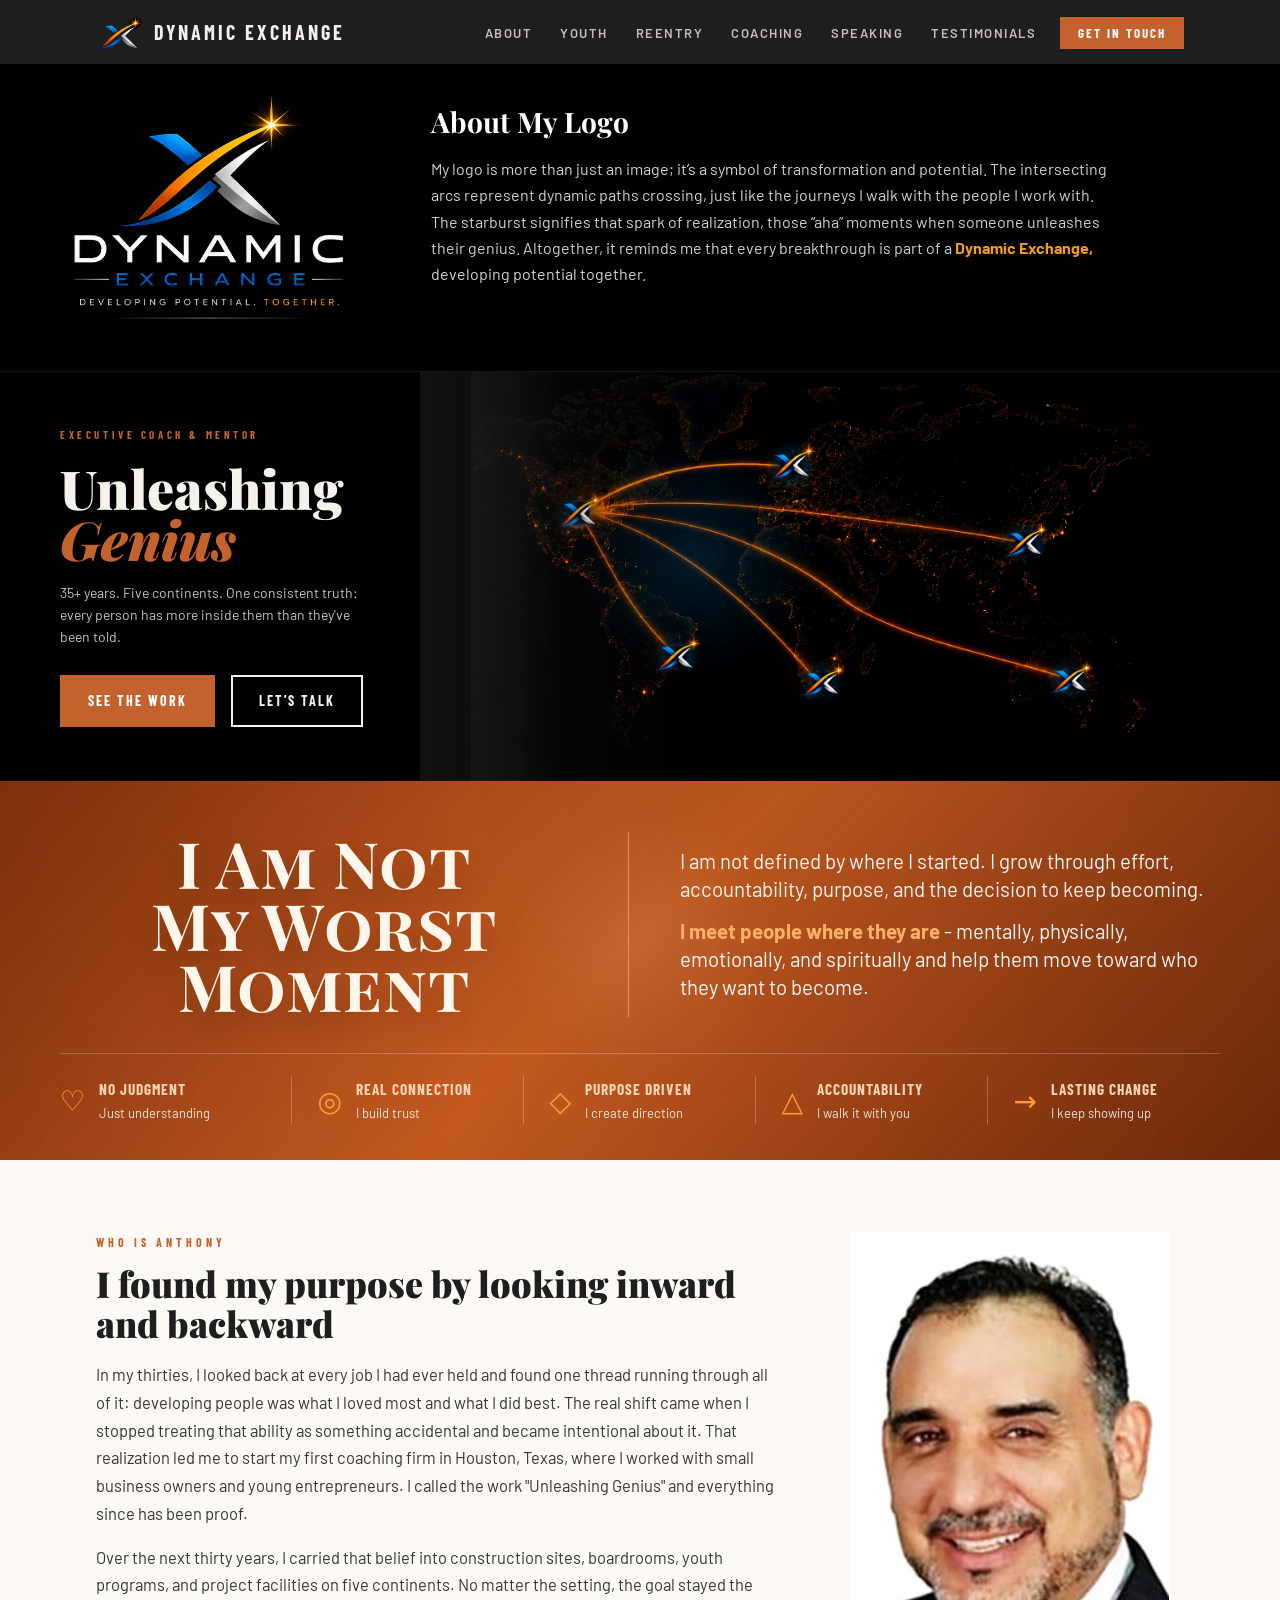
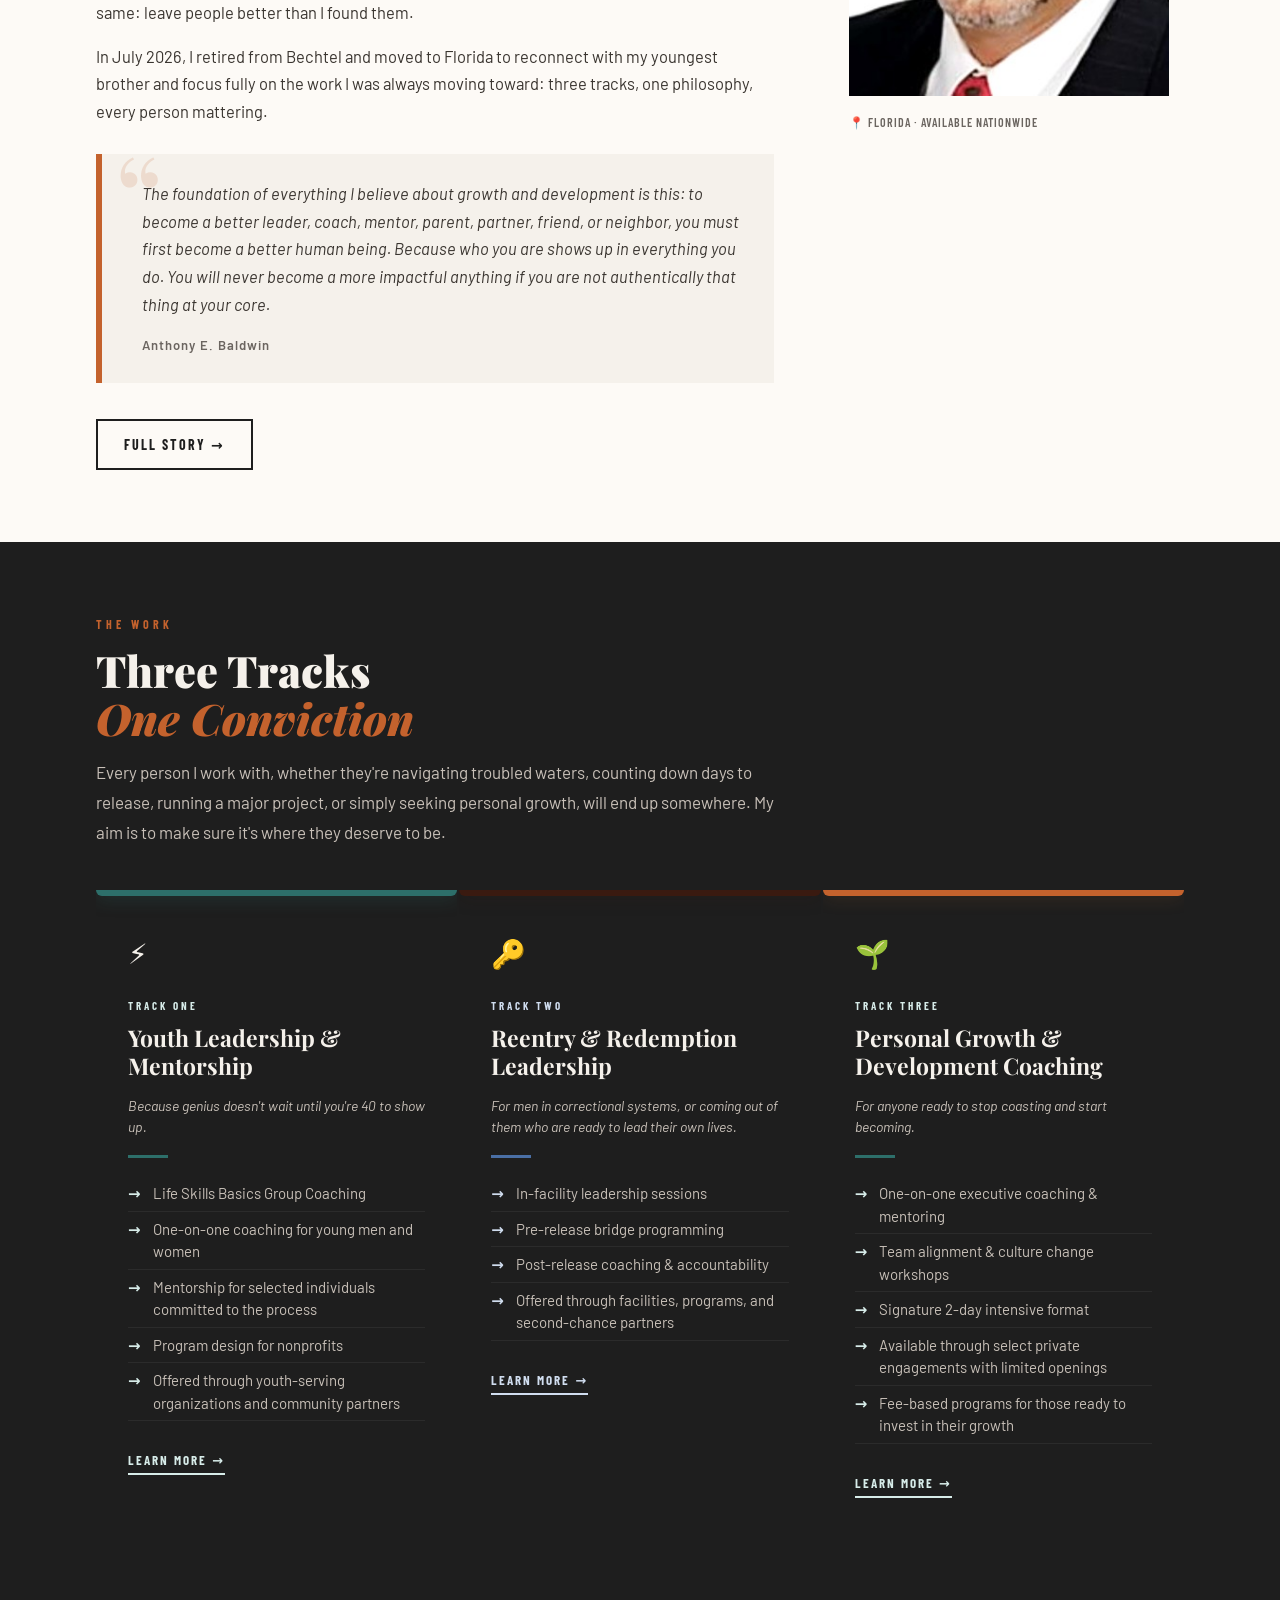
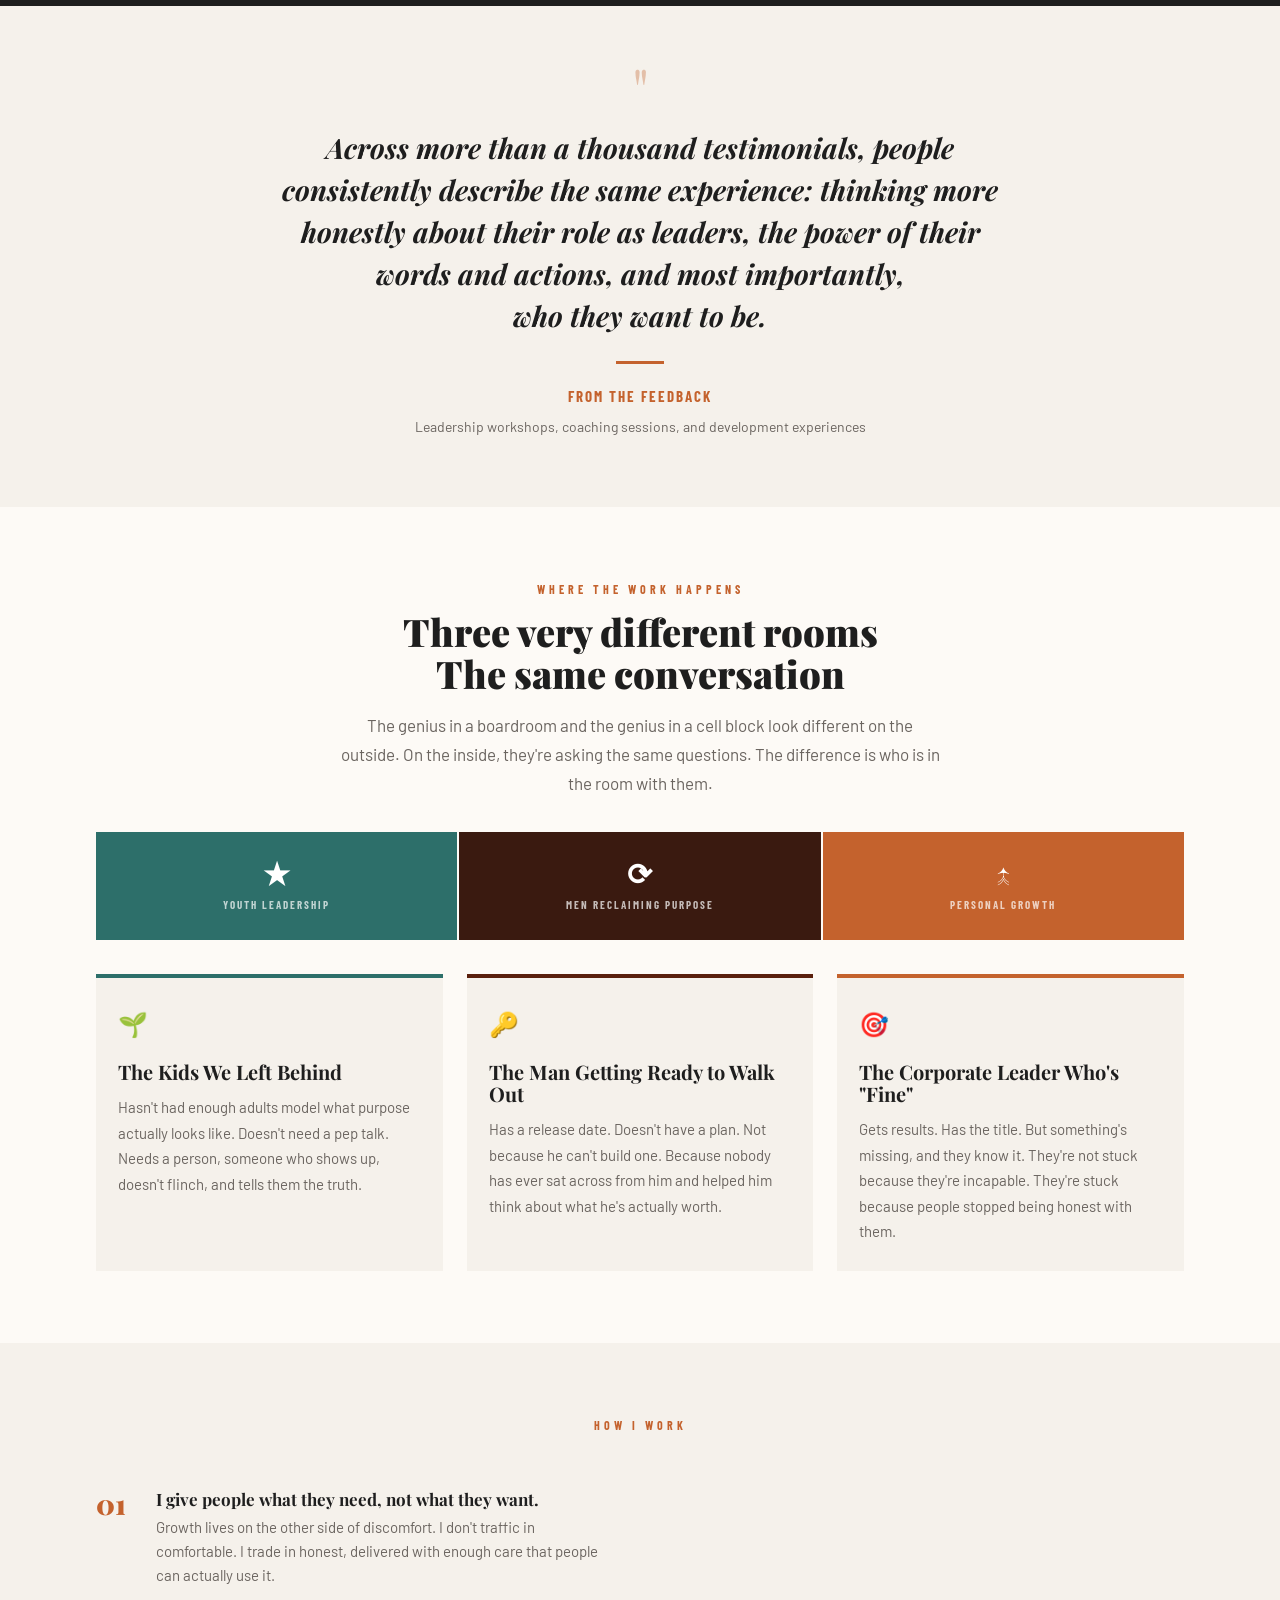
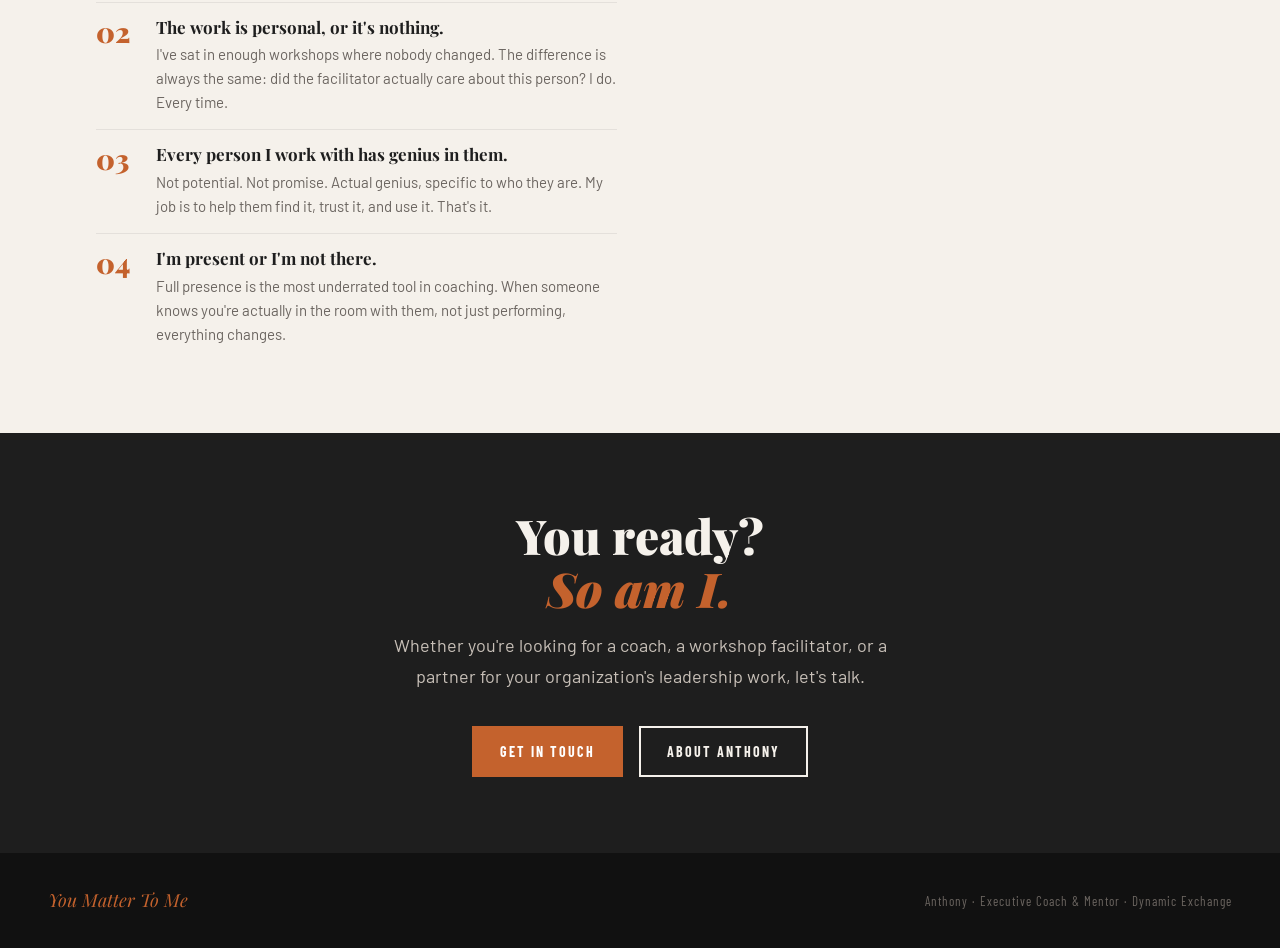
<file: index.html>
<!DOCTYPE html>

<html lang="en">
<head>
<meta charset="utf-8"/>
<meta content="width=device-width, initial-scale=1.0" name="viewport"/>
<title>Anthony | Executive Coach &amp; Mentor · Unleashing Genius</title>
<meta content="Anthony is an Executive Coach &amp; Mentor based in Florida, working with professionals, at-risk youth, and men in reentry. Thirty years. Three tracks. One mission: Unleashing Genius." name="description"/>
<!-- Open Graph -->
<meta content="Anthony | Unleashing Genius" property="og:title"/>
<meta content="Executive Coach &amp; Mentor. Personal growth coaching, youth leadership programs, and reentry coaching for men. Based in Florida, available nationwide." property="og:description"/>
<meta content="website" property="og:type"/>
<meta content="images/hero.jpg" property="og:image"/>
<!-- Twitter Card -->
<meta content="summary_large_image" name="twitter:card"/>
<meta content="Anthony | Unleashing Genius" name="twitter:title"/>
<meta content="Executive Coach &amp; Mentor. Three tracks. One mission." name="twitter:description"/>
<!-- Fonts -->
<link href="https://fonts.googleapis.com" rel="preconnect"/>
<link crossorigin="" href="https://fonts.gstatic.com" rel="preconnect"/>
<link href="https://fonts.googleapis.com/css2?family=Playfair+Display:ital,wght@0,700;0,900;1,700&amp;family=Barlow:wght@300;400;500;600&amp;family=Barlow+Condensed:wght@600;700&amp;display=swap" rel="stylesheet"/>
<!-- Styles -->
<link href="css/base.css?v=20260518heroplane" rel="stylesheet"/>
<link href="css/nav.css?v=20260518heroplane" rel="stylesheet"/>
<link href="css/home-final-v7.css?v=20260517v7" rel="stylesheet"/>
<link href="images/dynamic-exchange-mark.png" rel="icon" type="image/png"/>
</head>
<body>
<!-- ═══════════════════════════════════════════════
     NAVIGATION
═══════════════════════════════════════════════ -->
<nav aria-label="Main navigation" class="nav">
<div class="nav-inner">
<a class="nav-brand" href="index.html"><img alt="" class="nav-brand-mark" src="images/dynamic-exchange-mark.png"/><span>Dynamic Exchange</span></a>
<ul class="nav-links" role="list">
<li><a href="about.html">About</a></li>
<li><a href="youth.html">Youth</a></li>
<li><a href="reentry.html">Reentry</a></li>
<li><a href="coaching.html">Coaching</a></li>
<li><a href="speaking.html">Speaking</a></li>
<li><a href="testimonials.html">Testimonials</a></li>
<li class="nav-cta"><a href="contact.html">Get in Touch</a></li>
</ul>
<button aria-controls="nav-drawer" aria-expanded="false" aria-label="Open menu" class="nav-toggle">
<span></span><span></span><span></span>
</button>
</div>
</nav>
<nav aria-label="Mobile navigation" class="nav-drawer" id="nav-drawer"><a href="index.html">Home</a>
<a href="about.html">About</a>
<a href="youth.html">Track 1: Youth</a>
<a href="reentry.html">Track 2: Reentry</a>
<a href="coaching.html">Track 3: Coaching</a>
<a href="speaking.html">Speaking</a>
<a href="testimonials.html">Testimonials</a>
<div class="nav-drawer-cta"><a href="contact.html">Get in Touch</a></div></nav>
<!-- DYNAMIC EXCHANGE BRAND SPLASH -->
<section aria-label="Dynamic Exchange brand" class="brand-splash">
<div class="brand-splash-inner">
<div class="brand-splash-logo-wrap">
<img alt="Dynamic Exchange, Developing Potential. Together." class="brand-splash-logo" src="images/dynamic-exchange-full-no-name.png"/>
</div>
<div class="brand-splash-story">
<h2>About My Logo</h2>
<p> My logo is more than just an image; it’s a symbol of transformation and potential. The intersecting arcs represent dynamic paths crossing, just like the journeys I walk with the people I work with. The starburst signifies that spark of realization, those “aha” moments when someone unleashes their genius. Altogether, it reminds me that every breakthrough is part of a <span style="color: #F59E0B; font-weight: 700;">Dynamic Exchange,</span> developing potential together.
</p>
</div>
</div>
</section>
<!-- /DYNAMIC EXCHANGE BRAND SPLASH -->
<!-- ═══════════════════════════════════════════════
     HERO — text left / photo right (matches prototype)
═══════════════════════════════════════════════ -->
<section aria-label="Introduction" class="hero">
<div class="hero-inner">
<!-- LEFT: text on charcoal -->
<div class="hero-content">
<div class="hero-name">Executive Coach &amp; Mentor</div>
<h1 class="hero-headline"> Unleashing<br/>
<em>Genius</em>
</h1>
<p class="hero-sub"> 35+ years. Five continents. One consistent truth:<br/> every person has more inside them than they've been told. </p>
<div class="hero-cta">
<a class="btn btn--primary" href="#tracks">See the Work</a>
<a class="btn btn--outline" href="contact.html">Let's Talk</a>
</div>
</div>
<!-- RIGHT: global reach graphic -->
<div aria-label="Dynamic Exchange global experience map" class="hero-photo hero-map" role="img">
<img alt="Dynamic Exchange global experience map" class="photo-slot" onerror="this.style.display='none'" src="images/hero-world-map.jpg"/>
</div>
</div>
</section>
<!-- ═══════════════════════════════════════════════
     BELIEF BAND
═══════════════════════════════════════════════ -->
<section aria-label="Dynamic Exchange core belief" class="belief-band">
<div class="belief-inner">
<div class="belief-statement">
<h2>I Am Not<br/>My Worst Moment</h2>
</div>
<div class="belief-copy">
<p>I am not defined by where I started. I grow through effort, accountability, purpose, and the decision to keep becoming.</p>
<p><strong>I meet people where they are</strong> - mentally, physically, emotionally, and spiritually and help them move toward who they want to become.</p>
</div>
</div>
<div aria-label="Core values" class="belief-values">
<div class="belief-value"><span>♡</span><strong>No Judgment</strong><small>Just understanding</small></div>
<div class="belief-value"><span>◎</span><strong>Real Connection</strong><small>I build trust</small></div>
<div class="belief-value"><span>◇</span><strong>Purpose Driven</strong><small>I create direction</small></div>
<div class="belief-value"><span>△</span><strong>Accountability</strong><small>I walk it with you</small></div>
<div class="belief-value"><span>→</span><strong>Lasting Change</strong><small>I keep showing up</small></div>
</div>
</section>
<!-- ═══════════════════════════════════════════════
     MY STORY 
═══════════════════════════════════════════════ -->
<section class="section section--white">
<div class="container">
<div class="story-grid">
<div class="story-sidebar">
<div aria-label="Photo of Anthony in the field" class="story-photo" role="img">
<img alt="Anthony | workshop or field moment" class="photo-slot" loading="lazy" onerror="this.style.display='none'" src="images/about-1.jpg"/>
</div>
<div class="story-caption">📍 Florida · Available Nationwide</div>
</div>
<div class="story-text">
<span class="eyebrow">Who Is Anthony</span>
<h2 class="reveal">I found my purpose by looking inward and backward</h2>
<p class="reveal">In my thirties, I looked back at every job I had ever held and found one thread running through all of it: developing people was what I loved most and what I did best. The real shift came when I stopped treating that ability as something accidental and became intentional about it. That realization led me to start my first coaching firm in Houston, Texas, where I worked with small business owners and young entrepreneurs. I called the work "Unleashing Genius" and everything since has been proof.</p>
<p class="reveal">Over the next thirty years, I carried that belief into construction sites, boardrooms, youth programs, and project facilities on five continents. No matter the setting, the goal stayed the same: leave people better than I found them.</p>
<p class="reveal">In July 2026, I retired from Bechtel and moved to Florida to reconnect with my youngest brother and focus fully on the work I was always moving toward: three tracks, one philosophy, every person mattering.</p>
<div class="pull-quote reveal pull-quote--philosophy">
<p>The foundation of everything I believe about growth and development is this: to become a better leader, coach, mentor, parent, partner, friend, or neighbor, you must first become a better human being. Because who you are shows up in everything you do. You will never become a more impactful anything if you are not authentically that thing at your core.</p>
<cite>Anthony E. Baldwin</cite>
</div>
<a class="btn btn--outline-dark" href="about.html" style="margin-top:8px;">Full Story →</a>
</div>
</div>
</div>
</section>
<!-- ═══════════════════════════════════════════════
     THREE TRACKS
═══════════════════════════════════════════════ -->
<section class="section section--dark" id="tracks">
<div class="container">
<div class="tracks-intro">
<span class="eyebrow">The Work</span>
<h2>Three Tracks<br/><em>One Conviction</em></h2>
<p>Every person I work with, whether they're navigating troubled waters, counting down days to release, running a major project, or simply seeking personal growth, will end up somewhere. My aim is to make sure it's where they deserve to be.</p>
</div>
<div class="tracks-home-grid">
<!-- Track 1 -->
<div class="track-home-card reveal" data-num="1">
<span class="track-home-icon">⚡</span>
<span class="track-home-num">Track One</span>
<h3 class="track-home-title">Youth Leadership &amp; Mentorship</h3>
<p class="track-home-tag">Because genius doesn't wait until you're 40 to show up.</p>
<div class="track-home-divider"></div>
<ul class="track-home-list">
<li>Life Skills Basics Group Coaching</li>
<li>One-on-one coaching for young men and women </li>
<li>Mentorship for selected individuals committed to the process</li>
<li>Program design for nonprofits</li>
<li>Offered through youth-serving organizations and community partners</li>
</ul>
<a class="track-home-link" href="youth.html">Learn More →</a>
</div>
<!-- Track 2 -->
<div class="track-home-card reveal" data-num="2">
<span class="track-home-icon">🔑</span>
<span class="track-home-num">Track Two</span>
<h3 class="track-home-title">Reentry &amp; Redemption Leadership</h3>
<p class="track-home-tag">For men in correctional systems, or coming out of them who are ready to lead their own lives.</p>
<div class="track-home-divider"></div>
<ul class="track-home-list">
<li>In-facility leadership sessions</li>
<li>Pre-release bridge programming</li>
<li>Post-release coaching &amp; accountability</li>
<li>Offered through facilities, programs, and second-chance partners</li>
</ul>
<a class="track-home-link" href="reentry.html">Learn More →</a>
</div>
<!-- Track 3 -->
<div class="track-home-card reveal" data-num="3">
<span class="track-home-icon">🌱</span>
<span class="track-home-num">Track Three</span>
<h3 class="track-home-title">Personal Growth &amp; Development Coaching</h3>
<p class="track-home-tag">For anyone ready to stop coasting and start becoming.</p>
<div class="track-home-divider"></div>
<ul class="track-home-list">
<li>One-on-one executive coaching &amp; mentoring</li>
<li>Team alignment &amp; culture change workshops</li>
<li>Signature 2-day intensive format</li>
<li>Available through select private engagements with limited openings</li>
<li>Fee-based programs for those ready to invest in their growth</li>
</ul>
<a class="track-home-link" href="coaching.html">Learn More →</a>
</div>
</div>
</div>
</section>
<!-- ═══════════════════════════════════════════════
     TESTIMONIAL
═══════════════════════════════════════════════ -->
<section class="testimonial-section">
<div class="testimonial-inner reveal">
<span aria-hidden="true" class="testimonial-mark">"</span>
<blockquote>
<p class="testimonial-text"> Across more than a thousand testimonials, people consistently describe the same experience: thinking more honestly about their role as leaders, the power of their words and actions, and most importantly, who they want to be. </p>
</blockquote>
<div class="testimonial-bar"></div>
<p class="testimonial-attr">From the Feedback</p>
<p class="testimonial-role">Leadership workshops, coaching sessions, and development experiences</p>
</div>
</section>
<!-- ═══════════════════════════════════════════════
     IMPACT — Three rooms, same conversation
═══════════════════════════════════════════════ -->
<section class="section section--white">
<div class="container">
<div class="impact-intro reveal">
<span class="eyebrow">Where the Work Happens</span>
<h2>Three very different rooms<br/>The same conversation</h2>
<p>The genius in a boardroom and the genius in a cell block look different on the outside. On the inside, they're asking the same questions. The difference is who is in the room with them.</p>
</div>
<div class="mission-bar reveal"><div class="mission-seg mission-seg--youth"><div aria-hidden="true" class="mission-pct">★</div><span class="mission-label">Youth Leadership</span></div><div class="mission-seg mission-seg--reentry"><div aria-hidden="true" class="mission-pct">⟳</div><span class="mission-label">Men Reclaiming Purpose</span></div><div class="mission-seg mission-seg--coaching"><div aria-hidden="true" class="mission-pct">↑</div><span class="mission-label">Personal Growth</span></div></div>
<div class="impact-grid">
<div class="impact-card reveal">
<div aria-hidden="true" class="impact-icon">🌱</div>
<h3>The Kids We Left Behind</h3>
<p>Hasn't had enough adults model what purpose actually looks like. Doesn't need a pep talk. Needs a person, someone who shows up, doesn't flinch, and tells them the truth.</p>
</div>
<div class="impact-card reveal">
<div aria-hidden="true" class="impact-icon">🔑</div>
<h3>The Man Getting Ready to Walk Out</h3>
<p>Has a release date. Doesn't have a plan. Not because he can't build one. Because nobody has ever sat across from him and helped him think about what he's actually worth.</p>
</div>
<div class="impact-card reveal">
<div aria-hidden="true" class="impact-icon">🎯</div>
<h3>The Corporate Leader Who's "Fine"</h3>
<p>Gets results. Has the title. But something's missing, and they know it. They're not stuck because they're incapable. They're stuck because people stopped being honest with them.</p>
</div>
</div>
</div>
</section>
<!-- ═══════════════════════════════════════════════
     PHILOSOPHY
═══════════════════════════════════════════════ -->
<section class="section section--warm">
<div class="container">
<span class="eyebrow reveal" style="text-align:center; margin-bottom:40px; display:block;">How I Work</span>
<div class="philosophy-grid">
<ul class="philosophy-list">
<li class="philosophy-item reveal">
<span aria-hidden="true" class="phi-num">01</span>
<div class="phi-text">
<h4>I give people what they need, not what they want.</h4>
<p>Growth lives on the other side of discomfort. I don't traffic in comfortable. I trade in honest, delivered with enough care that people can actually use it.</p>
</div>
</li>
<li class="philosophy-item reveal">
<span aria-hidden="true" class="phi-num">02</span>
<div class="phi-text">
<h4>The work is personal, or it's nothing.</h4>
<p>I've sat in enough workshops where nobody changed. The difference is always the same: did the facilitator actually care about this person? I do. Every time.</p>
</div>
</li>
<li class="philosophy-item reveal">
<span aria-hidden="true" class="phi-num">03</span>
<div class="phi-text">
<h4>Every person I work with has genius in them.</h4>
<p>Not potential. Not promise. Actual genius, specific to who they are. My job is to help them find it, trust it, and use it. That's it.</p>
</div>
</li>
<li class="philosophy-item reveal">
<span aria-hidden="true" class="phi-num">04</span>
<div class="phi-text">
<h4>I'm present or I'm not there.</h4>
<p>Full presence is the most underrated tool in coaching. When someone knows you're actually in the room with them, not just performing, everything changes.</p>
</div>
</li>
</ul>
</div>
</div>
</section>
<!-- ═══════════════════════════════════════════════
     CTA
═══════════════════════════════════════════════ -->
<section class="cta-section reveal">
<div class="container">
<h2>You ready?<br/><em>So am I.</em></h2>
<p>Whether you're looking for a coach, a workshop facilitator, or a partner for your organization's leadership work, let's talk.</p>
<div class="cta-buttons">
<a class="btn btn--primary" href="contact.html">Get in Touch</a>
<a class="btn btn--outline" href="about.html">About Anthony</a>
</div>
</div>
</section>
<!-- ═══════════════════════════════════════════════
     FOOTER
═══════════════════════════════════════════════ -->
<footer class="signoff">
<p>You Matter To Me</p>
<small>Anthony · Executive Coach &amp; Mentor · Dynamic Exchange</small>
</footer>
<script src="js/main.js"></script>
</body>
</html>
</file>
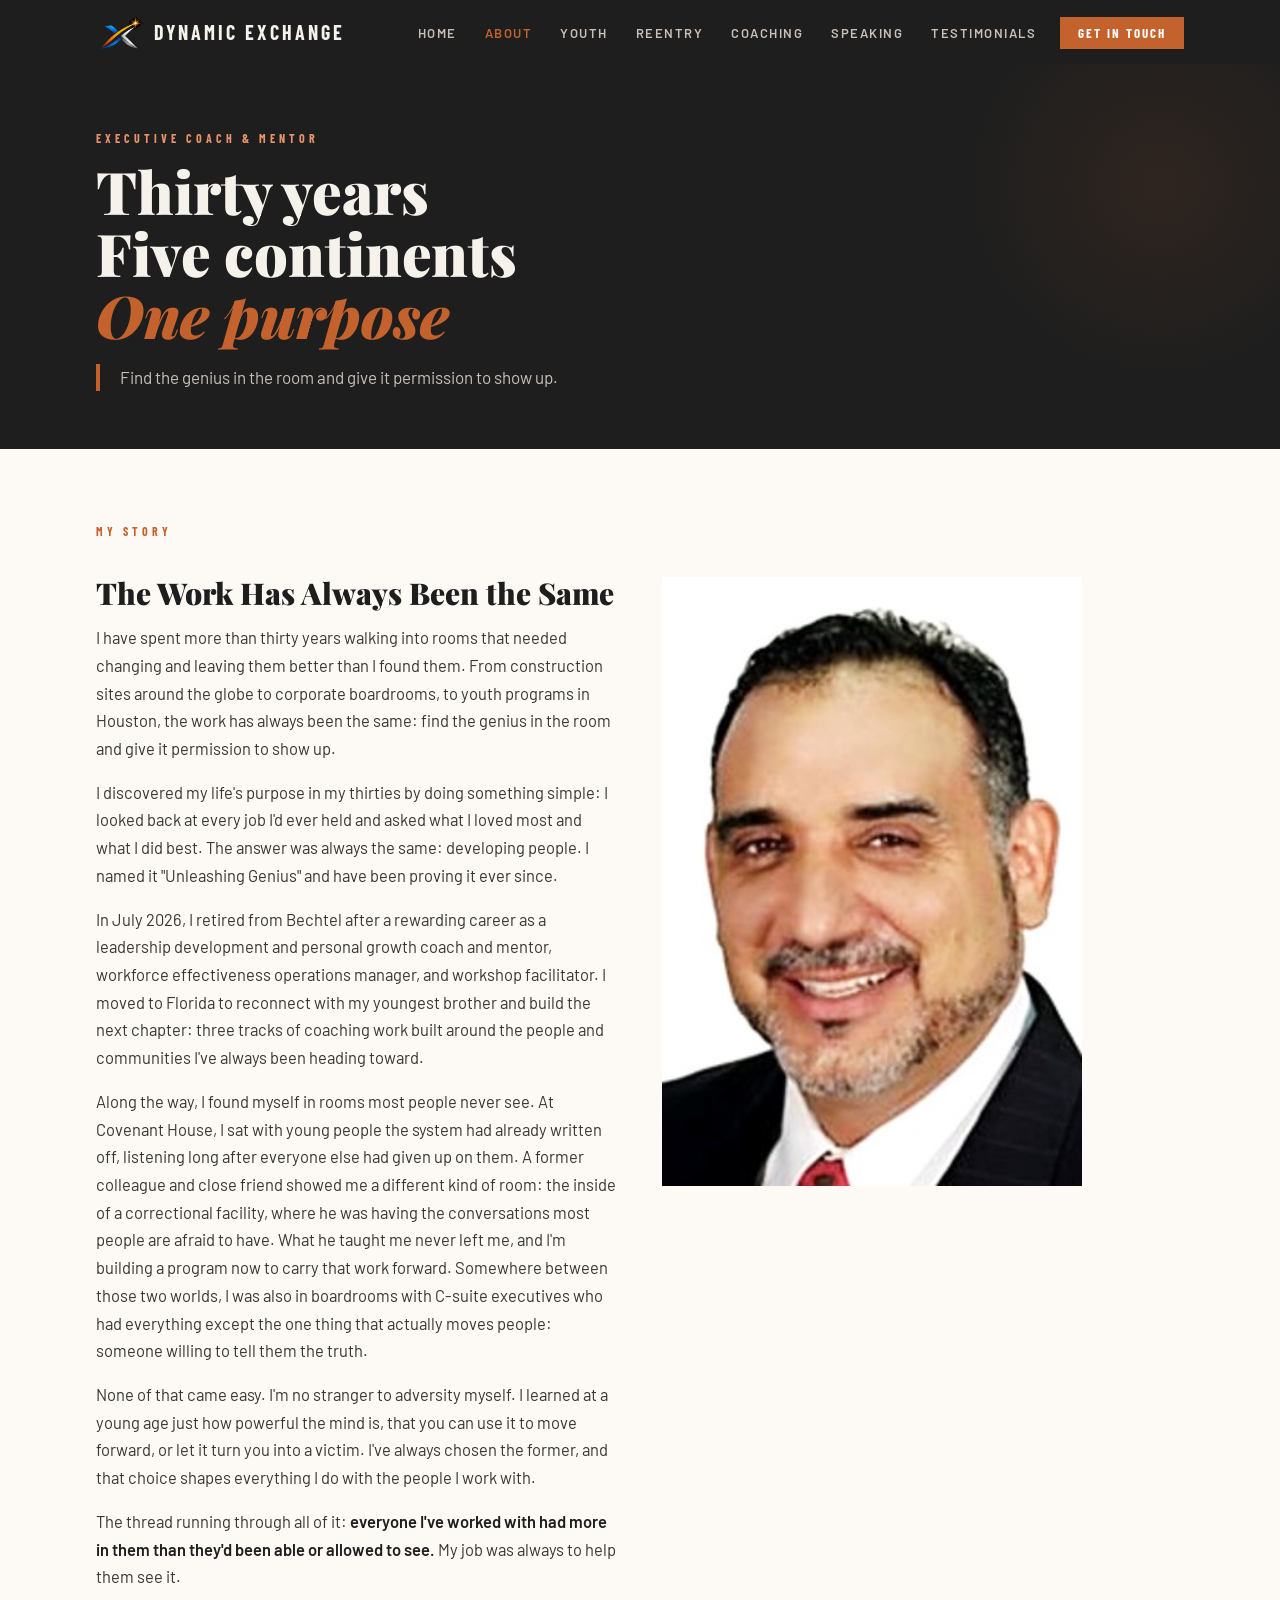
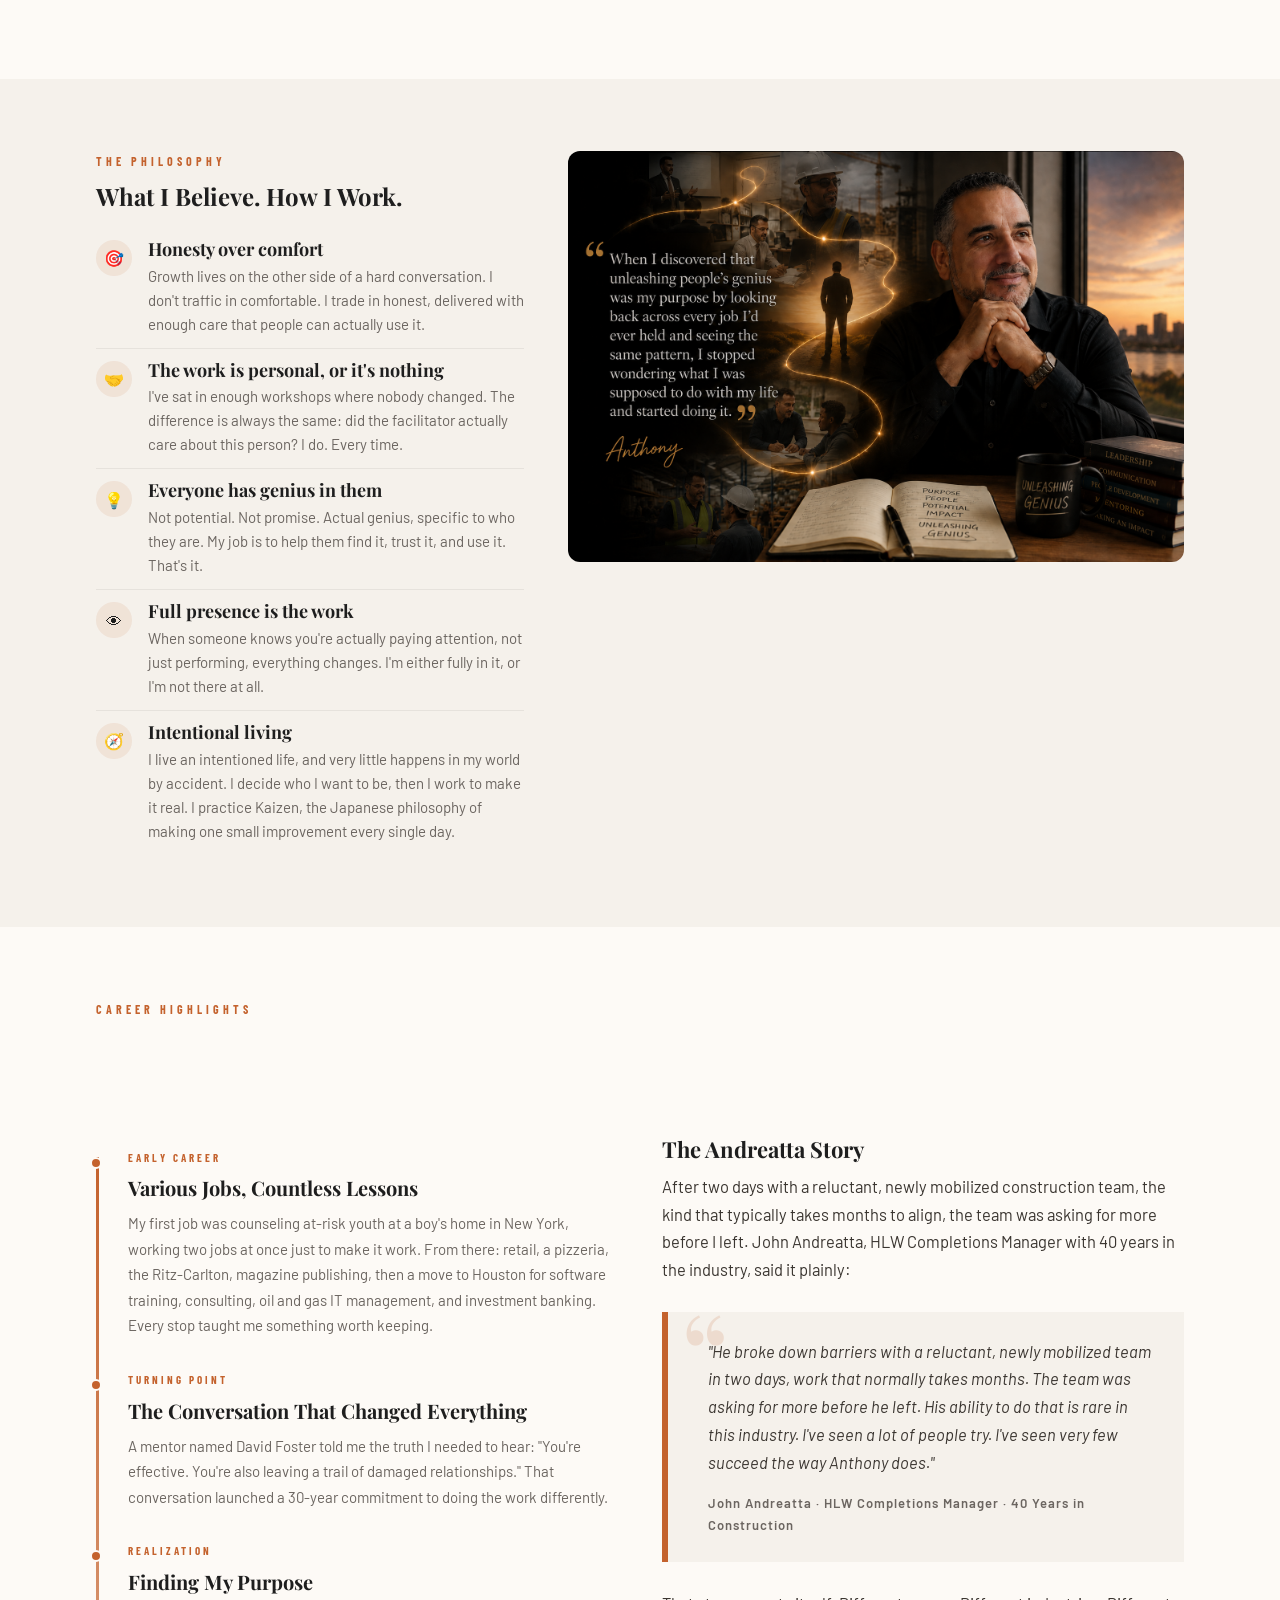
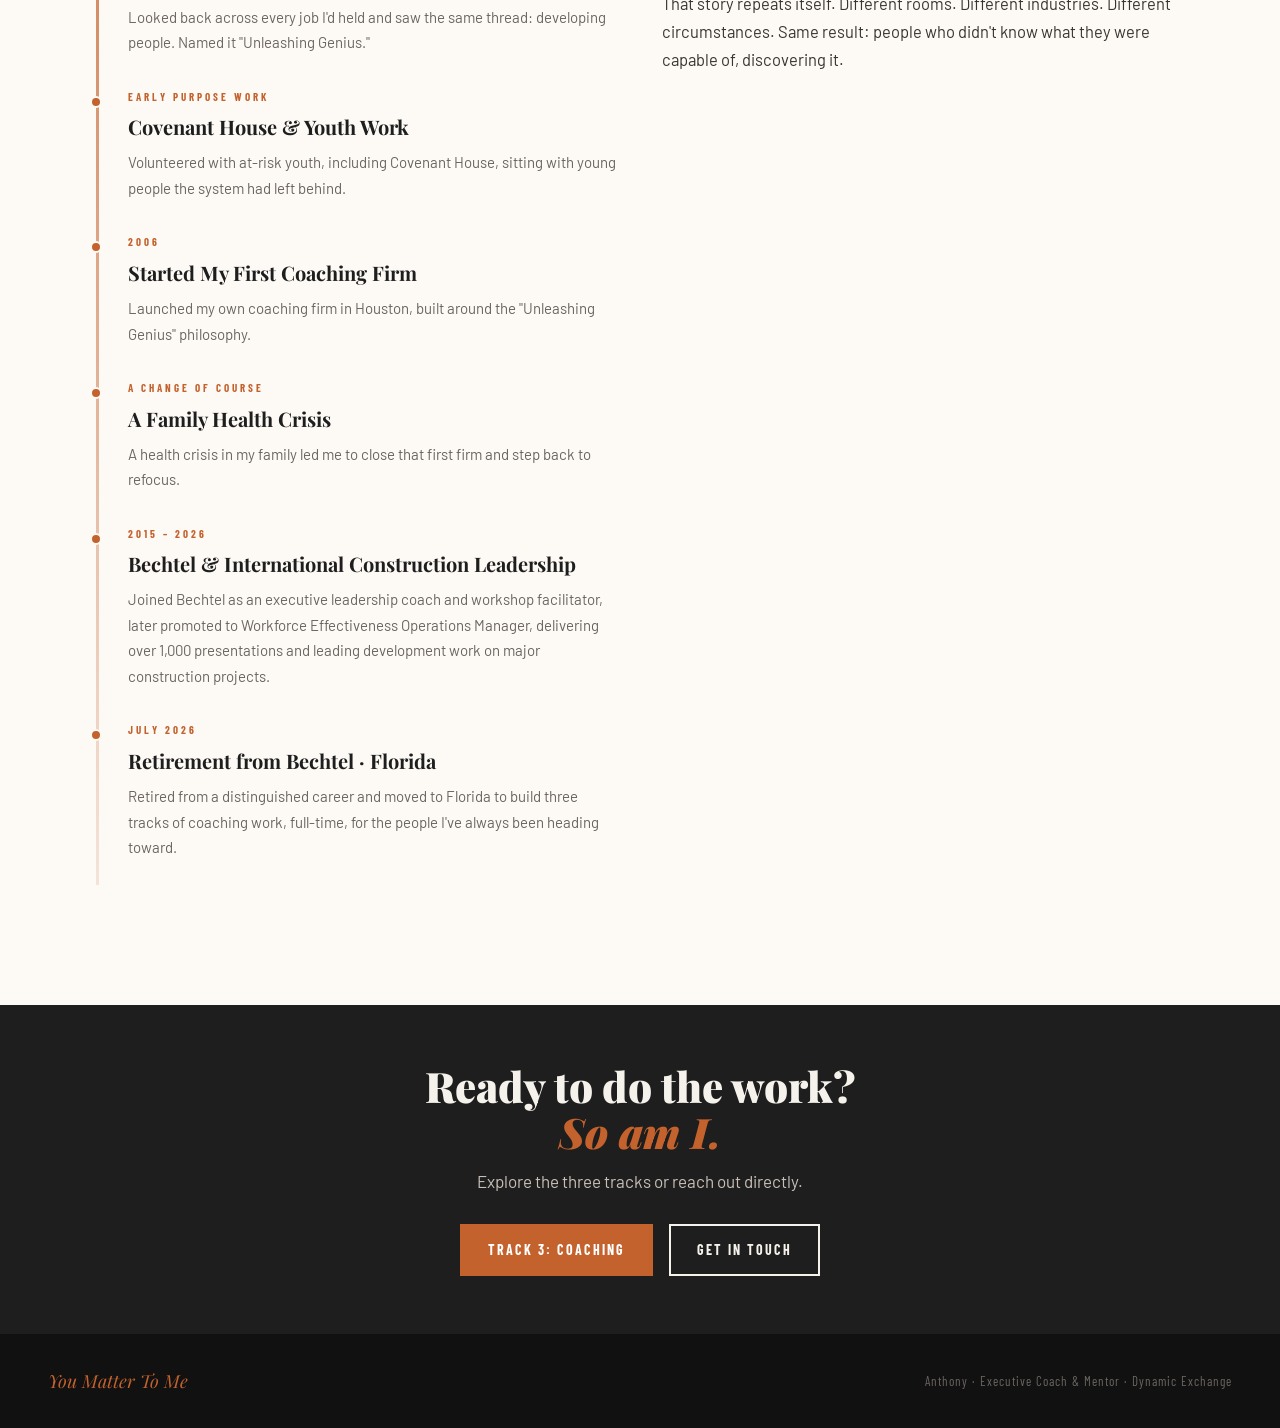
<file: about.html>
<!DOCTYPE html>

<html lang="en">
<head>
<meta charset="utf-8"/>
<meta content="width=device-width, initial-scale=1.0" name="viewport"/>
<title>About Anthony | Executive Coach &amp; Mentor</title>
<meta content="Anthony is an Executive Coach &amp; Mentor with 30+ years developing people across five continents. Learn his story, philosophy, and what drives the work." name="description"/>
<!-- Open Graph -->
<meta content="About Anthony | Unleashing Genius" property="og:title"/>
<meta content="Thirty years. Five continents. One purpose: find the genius in the room and give it permission to show up." property="og:description"/>
<meta content="website" property="og:type"/>
<!-- Fonts -->
<link href="https://fonts.googleapis.com" rel="preconnect"/>
<link crossorigin="" href="https://fonts.gstatic.com" rel="preconnect"/>
<link href="https://fonts.googleapis.com/css2?family=Playfair+Display:ital,wght@0,700;0,900;1,700&amp;family=Barlow:wght@300;400;500;600&amp;family=Barlow+Condensed:wght@600;700&amp;display=swap" rel="stylesheet"/>
<!-- Styles -->
<link href="css/base.css" rel="stylesheet"/>
<link href="css/nav.css" rel="stylesheet"/>
<link href="css/pages.css" rel="stylesheet"/>
<style>
    .about-story-layout .page-photo {
      background: transparent;
      margin-top: 56px;
      width: 420px;
      max-width: 100%;
      aspect-ratio: 338 / 490;
      height: auto;
    }
    .about-story-layout .page-photo img.photo-slot {
      object-fit: cover !important;
    }
    @media (max-width: 900px) {
      .about-story-layout .page-photo { margin-top: 24px; width: 100%; max-width: 420px; margin-left: auto; margin-right: auto; }
    }
  </style>
<link href="images/dynamic-exchange-mark.png" rel="icon" type="image/png"/>
</head>
<body>
<!-- NAVIGATION -->
<nav aria-label="Main navigation" class="nav">
<div class="nav-inner">
<a class="nav-brand" href="index.html"><img alt="" class="nav-brand-mark" src="images/dynamic-exchange-mark.png"/><span>Dynamic Exchange</span></a>
<ul class="nav-links" role="list">
<li><a href="index.html">Home</a></li>
<li><a href="about.html">About</a></li>
<li><a href="youth.html">Youth</a></li>
<li><a href="reentry.html">Reentry</a></li>
<li><a href="coaching.html">Coaching</a></li>
<li><a href="speaking.html">Speaking</a></li>
<li><a href="testimonials.html">Testimonials</a></li>
<li class="nav-cta"><a href="contact.html">Get in Touch</a></li>
</ul>
<button aria-controls="nav-drawer" aria-expanded="false" aria-label="Open menu" class="nav-toggle">
<span></span><span></span><span></span>
</button>
</div>
</nav>
<nav aria-label="Mobile navigation" class="nav-drawer" id="nav-drawer">
<a href="index.html">Home</a>
<a href="about.html">About</a>
<a href="youth.html">Track 1: Youth</a>
<a href="reentry.html">Track 2: Reentry</a>
<a href="coaching.html">Track 3: Coaching</a>
<a href="speaking.html">Speaking</a>
<a href="testimonials.html">Testimonials</a>
<div class="nav-drawer-cta"><a href="contact.html">Get in Touch</a></div>
</nav>
<div class="nav-spacer"></div>
<!-- PAGE HERO -->
<section aria-labelledby="about-heading" class="page-hero">
<div class="container">
<div class="eyebrow eyebrow--light">Executive Coach &amp; Mentor</div>
<h1 id="about-heading"> Thirty years<br/> Five continents<br/>
<em>One purpose</em>
</h1>
<p class="page-hero-sub"> Find the genius in the room and give it permission to show up. </p>
</div>
</section>
<!-- BIO -->
<section class="section section--white">
<div class="container">
<div class="two-col about-story-layout">
<div class="prose">
<div class="eyebrow">My Story</div>
<h2>The Work Has Always Been the Same</h2>
<p> I have spent more than thirty years walking into rooms that needed changing and leaving them better than I found them. From construction sites around the globe to corporate boardrooms, to youth programs in Houston, the work has always been the same: find the genius in the room and give it permission to show up. </p>
<p> I discovered my life's purpose in my thirties by doing something simple: I looked back at every job I'd ever held and asked what I loved most and what I did best. The answer was always the same: developing people. I named it "Unleashing Genius" and have been proving it ever since. </p>
<p> In July 2026, I retired from Bechtel after a rewarding career as a leadership development and personal growth coach and mentor, workforce effectiveness operations manager, and workshop facilitator. I moved to Florida to reconnect with my youngest brother and build the next chapter: three tracks of coaching work built around the people and communities I've always been heading toward. </p>
<p> Along the way, I found myself in rooms most people never see. At Covenant House, I sat with young people the system had already written off, listening long after everyone else had given up on them. A former colleague and close friend showed me a different kind of room: the inside of a correctional facility, where he was having the conversations most people are afraid to have. What he taught me never left me, and I'm building a program now to carry that work forward. Somewhere between those two worlds, I was also in boardrooms with C-suite executives who had everything except the one thing that actually moves people: someone willing to tell them the truth. </p>
<p> None of that came easy. I'm no stranger to adversity myself. I learned at a young age just how powerful the mind is, that you can use it to move forward, or let it turn you into a victim. I've always chosen the former, and that choice shapes everything I do with the people I work with. </p>
<p> The thread running through all of it: <strong>everyone I've worked with had more in them than they'd been able or allowed to see.</strong> My job was always to help them see it. </p>
</div>
<div>
<div class="page-photo reveal">
<img alt="Anthony leading a workshop or speaking engagement" class="photo-slot" loading="lazy" onerror="this.style.display='none'" src="images/about-1.jpg"/>
</div>
</div>
</div>
</div>
</section>
<!-- PHILOSOPHY -->
<section class="section section--warm">
<div class="container">
<div class="two-col philosophy-layout">
<div>
<div class="eyebrow">The Philosophy</div>
<h2 class="reveal">What I Believe. How I Work.</h2>
<ul class="feature-list">
<li class="feature-item reveal">
<div aria-hidden="true" class="feature-icon">🎯</div>
<div class="feature-text">
<h4>Honesty over comfort</h4>
<p>Growth lives on the other side of a hard conversation. I don't traffic in comfortable. I trade in honest, delivered with enough care that people can actually use it.</p>
</div>
</li>
<li class="feature-item reveal">
<div aria-hidden="true" class="feature-icon">🤝</div>
<div class="feature-text">
<h4>The work is personal, or it's nothing</h4>
<p>I've sat in enough workshops where nobody changed. The difference is always the same: did the facilitator actually care about this person? I do. Every time.</p>
</div>
</li>
<li class="feature-item reveal">
<div aria-hidden="true" class="feature-icon">💡</div>
<div class="feature-text">
<h4>Everyone has genius in them</h4>
<p>Not potential. Not promise. Actual genius, specific to who they are. My job is to help them find it, trust it, and use it. That's it.</p>
</div>
</li>
<li class="feature-item reveal">
<div aria-hidden="true" class="feature-icon">👁</div>
<div class="feature-text">
<h4>Full presence is the work</h4>
<p>When someone knows you're actually paying attention, not just performing, everything changes. I'm either fully in it, or I'm not there at all.</p>
</div>
</li>
<li class="feature-item reveal">
<div aria-hidden="true" class="feature-icon">🧭</div>
<div class="feature-text">
<h4>Intentional living</h4>
<p>I live an intentioned life, and very little happens in my world by accident. I decide who I want to be, then I work to make it real. I practice Kaizen, the Japanese philosophy of making one small improvement every single day.</p>
</div>
</li>
</ul>
</div>
<div class="philosophy-roadmap">
<img alt="Anthony's journey through leadership, coaching, mentoring, and unleashing people's genius" loading="lazy" src="images/anthony-roadmap.png" style="display:block; width:100%; height:auto; border-radius:12px;"/>
</div>
</div>
</div>
</section>
<!-- CAREER TIMELINE -->
<section class="section section--white">
<div class="container">
<div class="eyebrow">Career Highlights</div>
<h2 class="reveal" style="font-size:34px; color:var(--charcoal); margin-bottom:40px;">The Path That Led Me Here</h2>
<div class="two-col">
<div class="timeline reveal">
<div class="timeline-item">
<div class="timeline-year">Early Career</div>
<div class="timeline-title">Various Jobs, Countless Lessons</div>
<div class="timeline-body">My first job was counseling at-risk youth at a boy's home in New York, working two jobs at once just to make it work. From there: retail, a pizzeria, the Ritz-Carlton, magazine publishing, then a move to Houston for software training, consulting, oil and gas IT management, and investment banking. Every stop taught me something worth keeping.</div>
</div>
<div class="timeline-item">
<div class="timeline-year">Turning Point</div>
<div class="timeline-title">The Conversation That Changed Everything</div>
<div class="timeline-body">A mentor named David Foster told me the truth I needed to hear: "You're effective. You're also leaving a trail of damaged relationships." That conversation launched a 30-year commitment to doing the work differently.</div>
</div>
<div class="timeline-item">
<div class="timeline-year">Realization</div>
<div class="timeline-title">Finding My Purpose</div>
<div class="timeline-body">Looked back across every job I'd held and saw the same thread: developing people. Named it "Unleashing Genius."</div>
</div>
<div class="timeline-item">
<div class="timeline-year">Early Purpose Work</div>
<div class="timeline-title">Covenant House &amp; Youth Work</div>
<div class="timeline-body">Volunteered with at-risk youth, including Covenant House, sitting with young people the system had left behind.</div>
</div>
<div class="timeline-item">
<div class="timeline-year">2006</div>
<div class="timeline-title">Started My First Coaching Firm</div>
<div class="timeline-body">Launched my own coaching firm in Houston, built around the "Unleashing Genius" philosophy.</div>
</div>
<div class="timeline-item">
<div class="timeline-year">A Change of Course</div>
<div class="timeline-title">A Family Health Crisis</div>
<div class="timeline-body">A health crisis in my family led me to close that first firm and step back to refocus.</div>
</div>
<div class="timeline-item">
<div class="timeline-year">2015 – 2026</div>
<div class="timeline-title">Bechtel &amp; International Construction Leadership</div>
<div class="timeline-body">Joined Bechtel as an executive leadership coach and workshop facilitator, later promoted to Workforce Effectiveness Operations Manager, delivering over 1,000 presentations and leading development work on major construction projects.</div>
</div>
<div class="timeline-item">
<div class="timeline-year">July 2026</div>
<div class="timeline-title">Retirement from Bechtel · Florida</div>
<div class="timeline-body">Retired from a distinguished career and moved to Florida to build three tracks of coaching work, full-time, for the people I've always been heading toward.</div>
</div>
</div>
<div class="prose">
<h3>The Andreatta Story</h3>
<p> After two days with a reluctant, newly mobilized construction team, the kind that typically takes months to align, the team was asking for more before I left. John Andreatta, HLW Completions Manager with 40 years in the industry, said it plainly: </p>
<div class="pull-quote">
<p>"He broke down barriers with a reluctant, newly mobilized team in two days, work that normally takes months. The team was asking for more before he left. His ability to do that is rare in this industry. I've seen a lot of people try. I've seen very few succeed the way Anthony does."</p>
<cite>John Andreatta · HLW Completions Manager · 40 Years in Construction</cite>
</div>
<p> That story repeats itself. Different rooms. Different industries. Different circumstances. Same result: people who didn't know what they were capable of, discovering it. </p>
</div>
</div>
</div>
</section>
<!-- CTA -->
<div class="cta-strip">
<div class="container reveal">
<h2>Ready to do the work?<br/><em>So am I.</em></h2>
<p>Explore the three tracks or reach out directly.</p>
<div class="cta-buttons">
<a class="btn btn--primary" href="coaching.html">Track 3: Coaching</a>
<a class="btn btn--outline" href="contact.html">Get in Touch</a>
</div>
</div>
</div>
<!-- FOOTER -->
<footer class="signoff">
<p>You Matter To Me</p>
<small>Anthony · Executive Coach &amp; Mentor · Dynamic Exchange</small>
</footer>
<script src="js/main.js"></script>
</body>
</html>
</file>
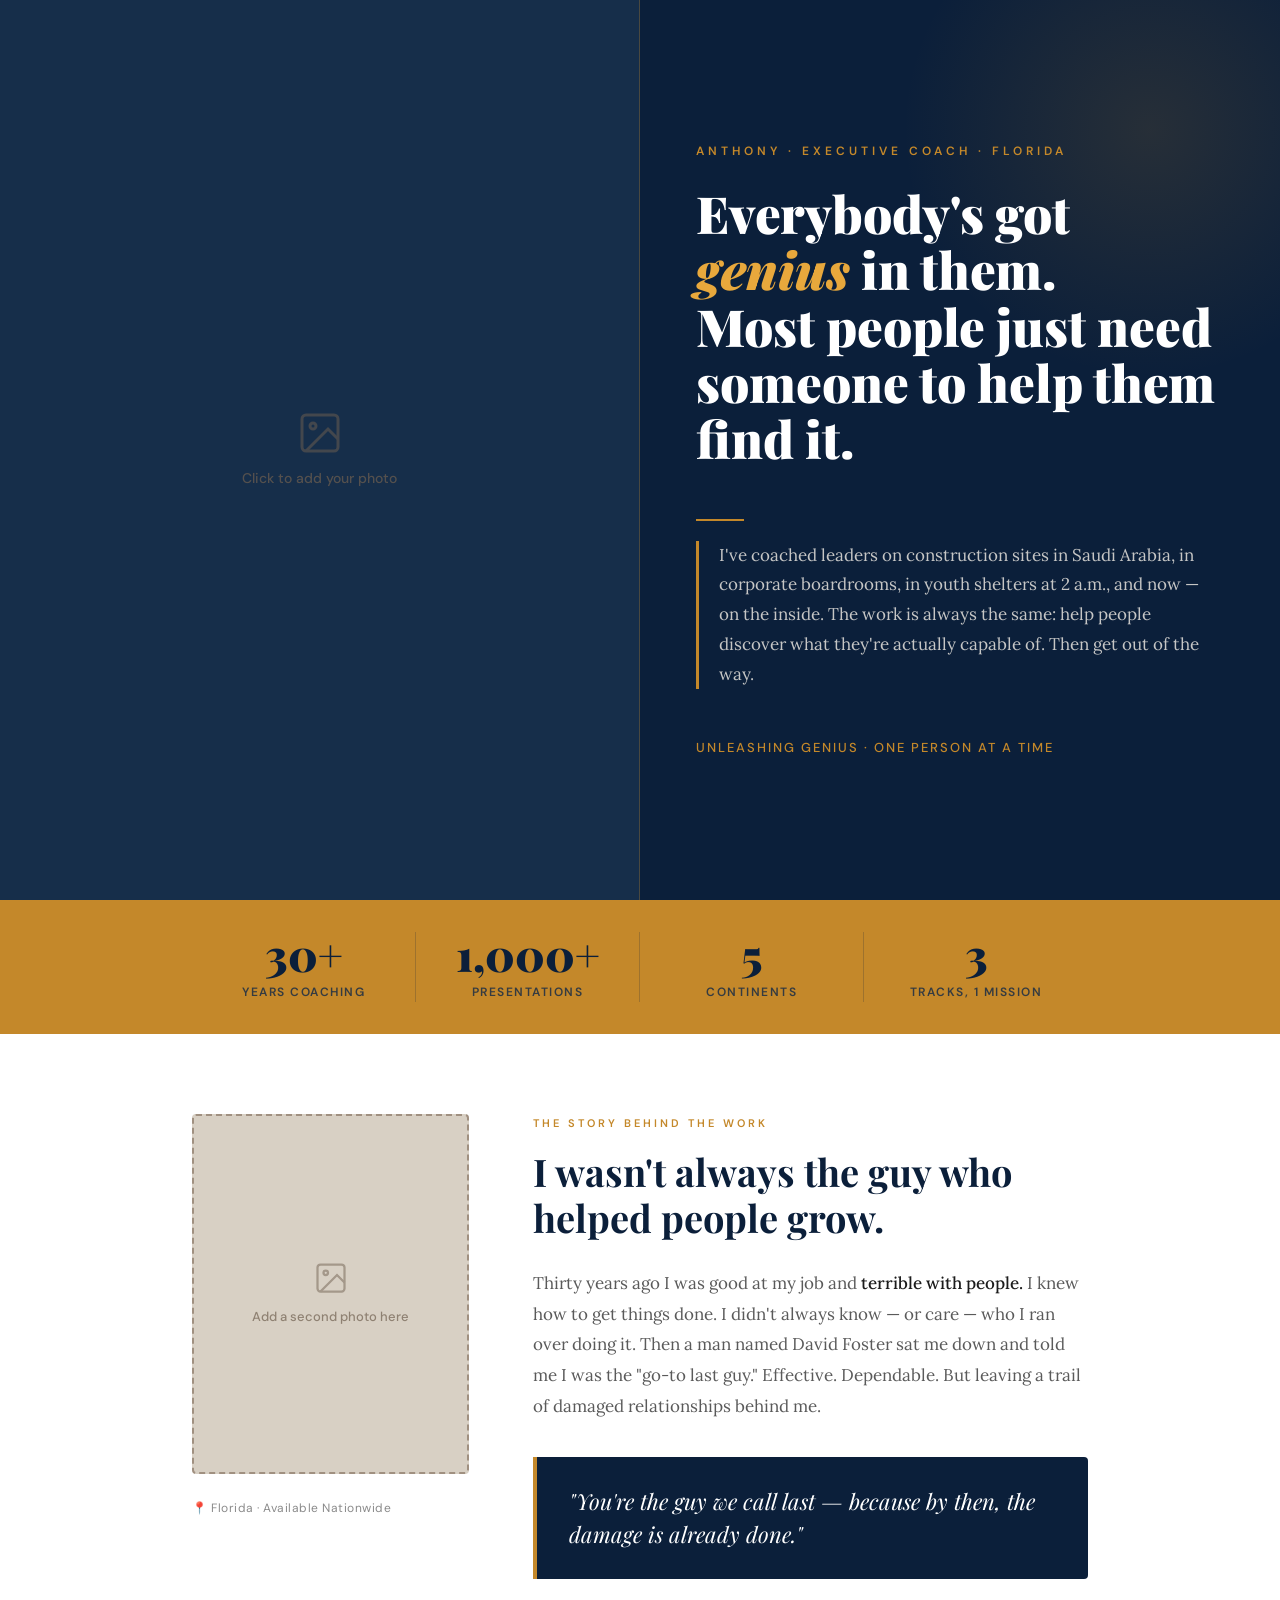
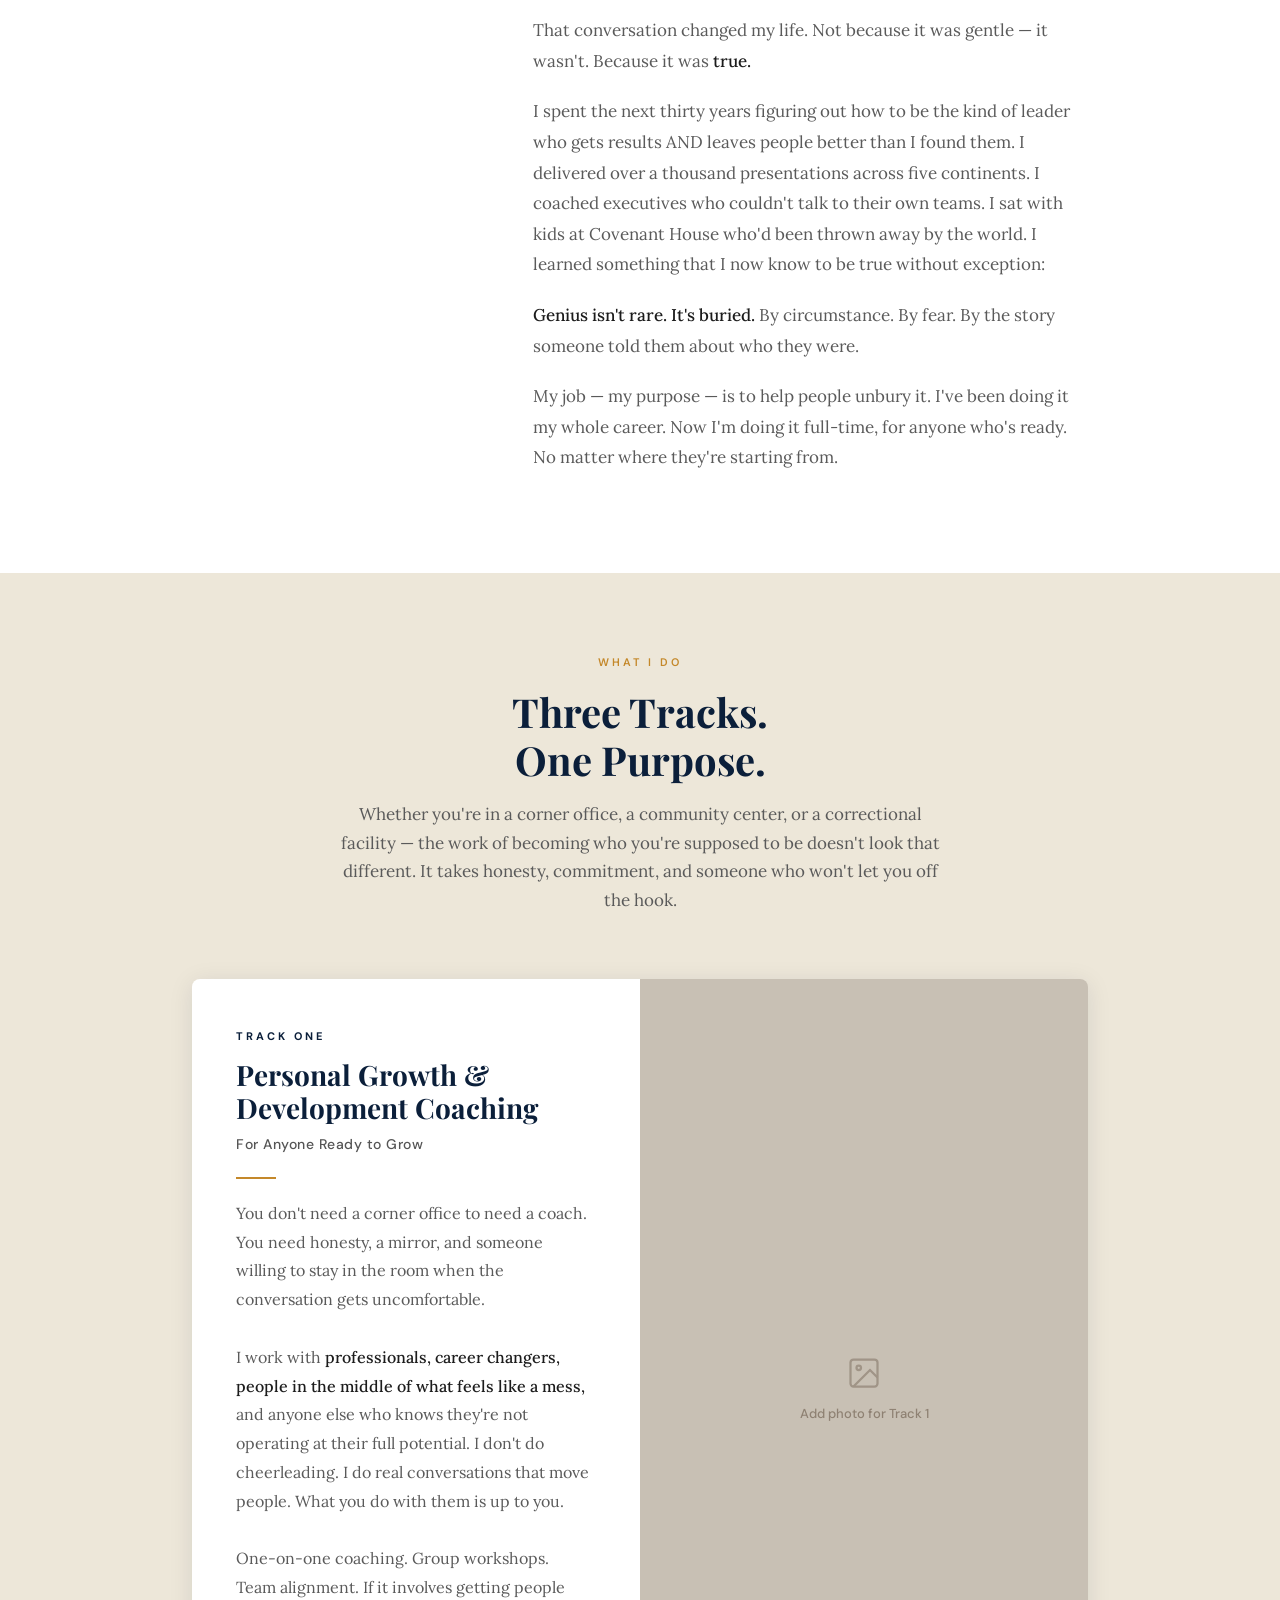
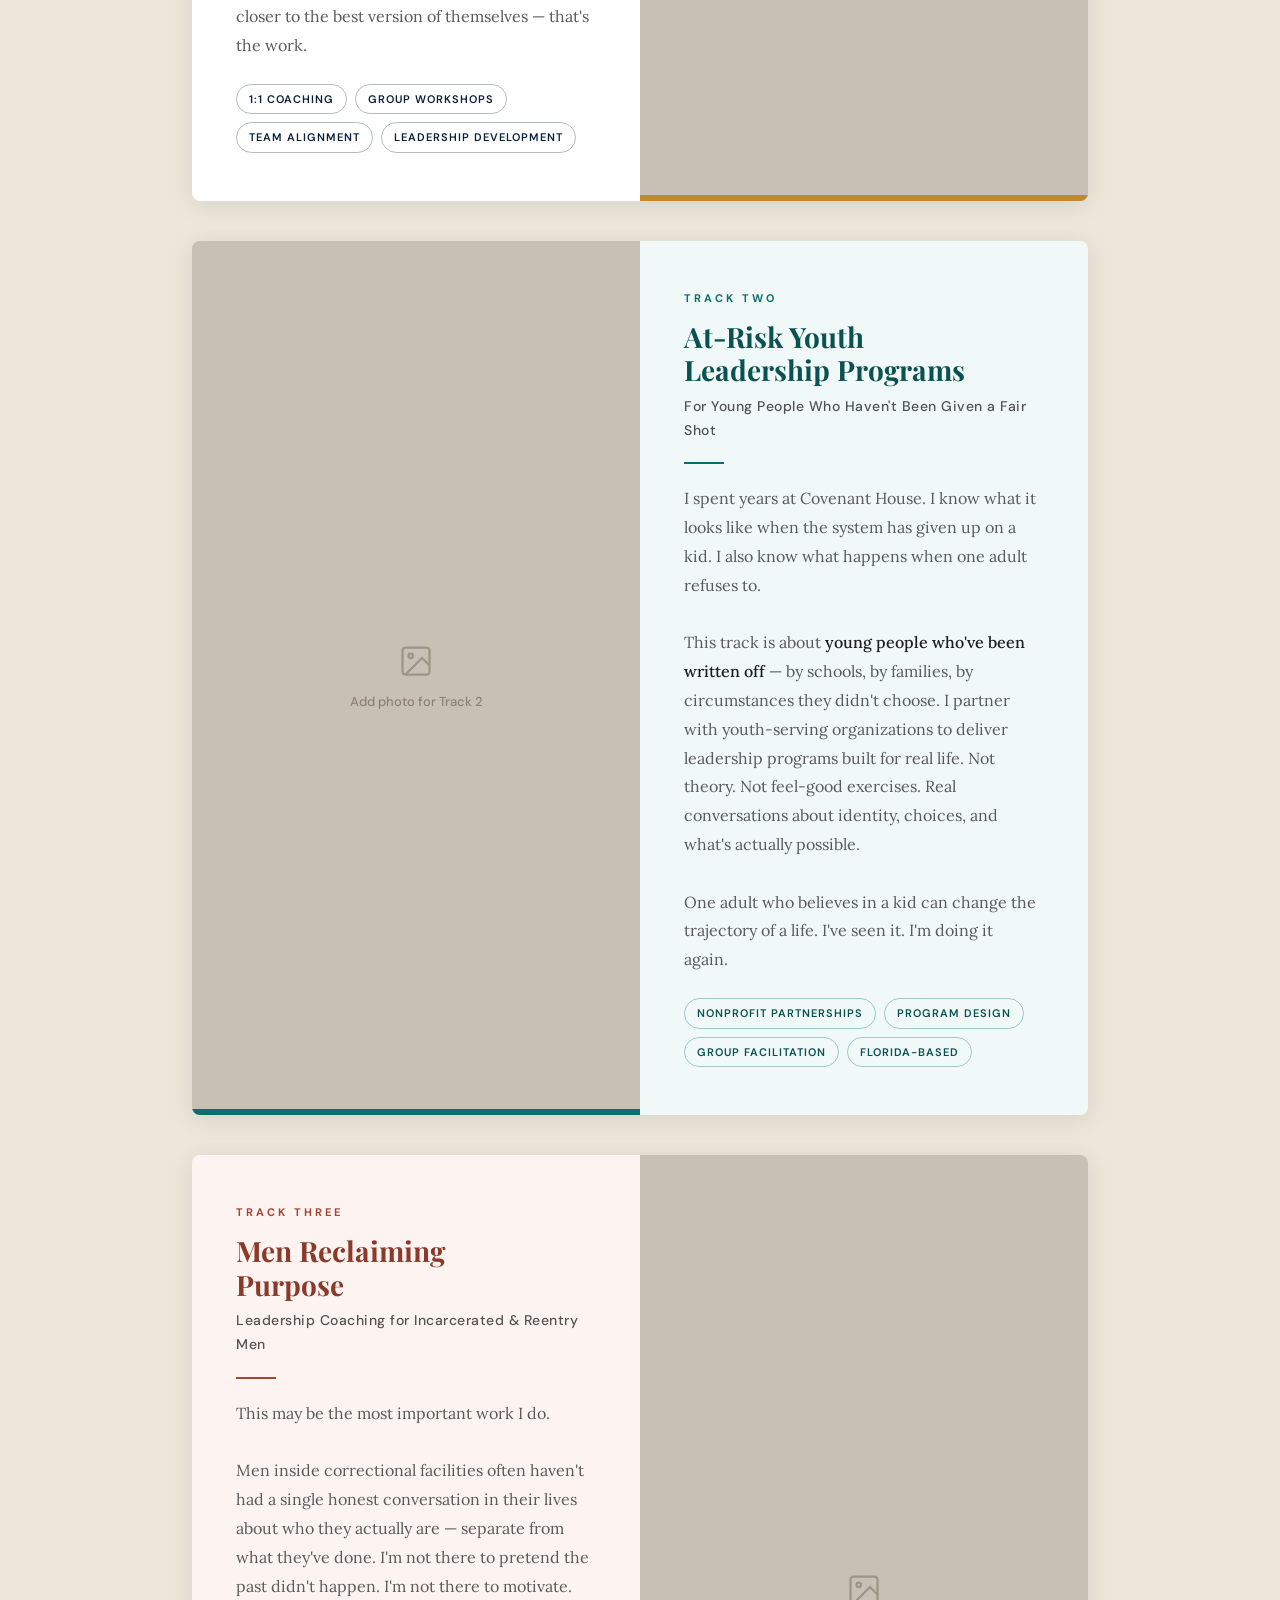
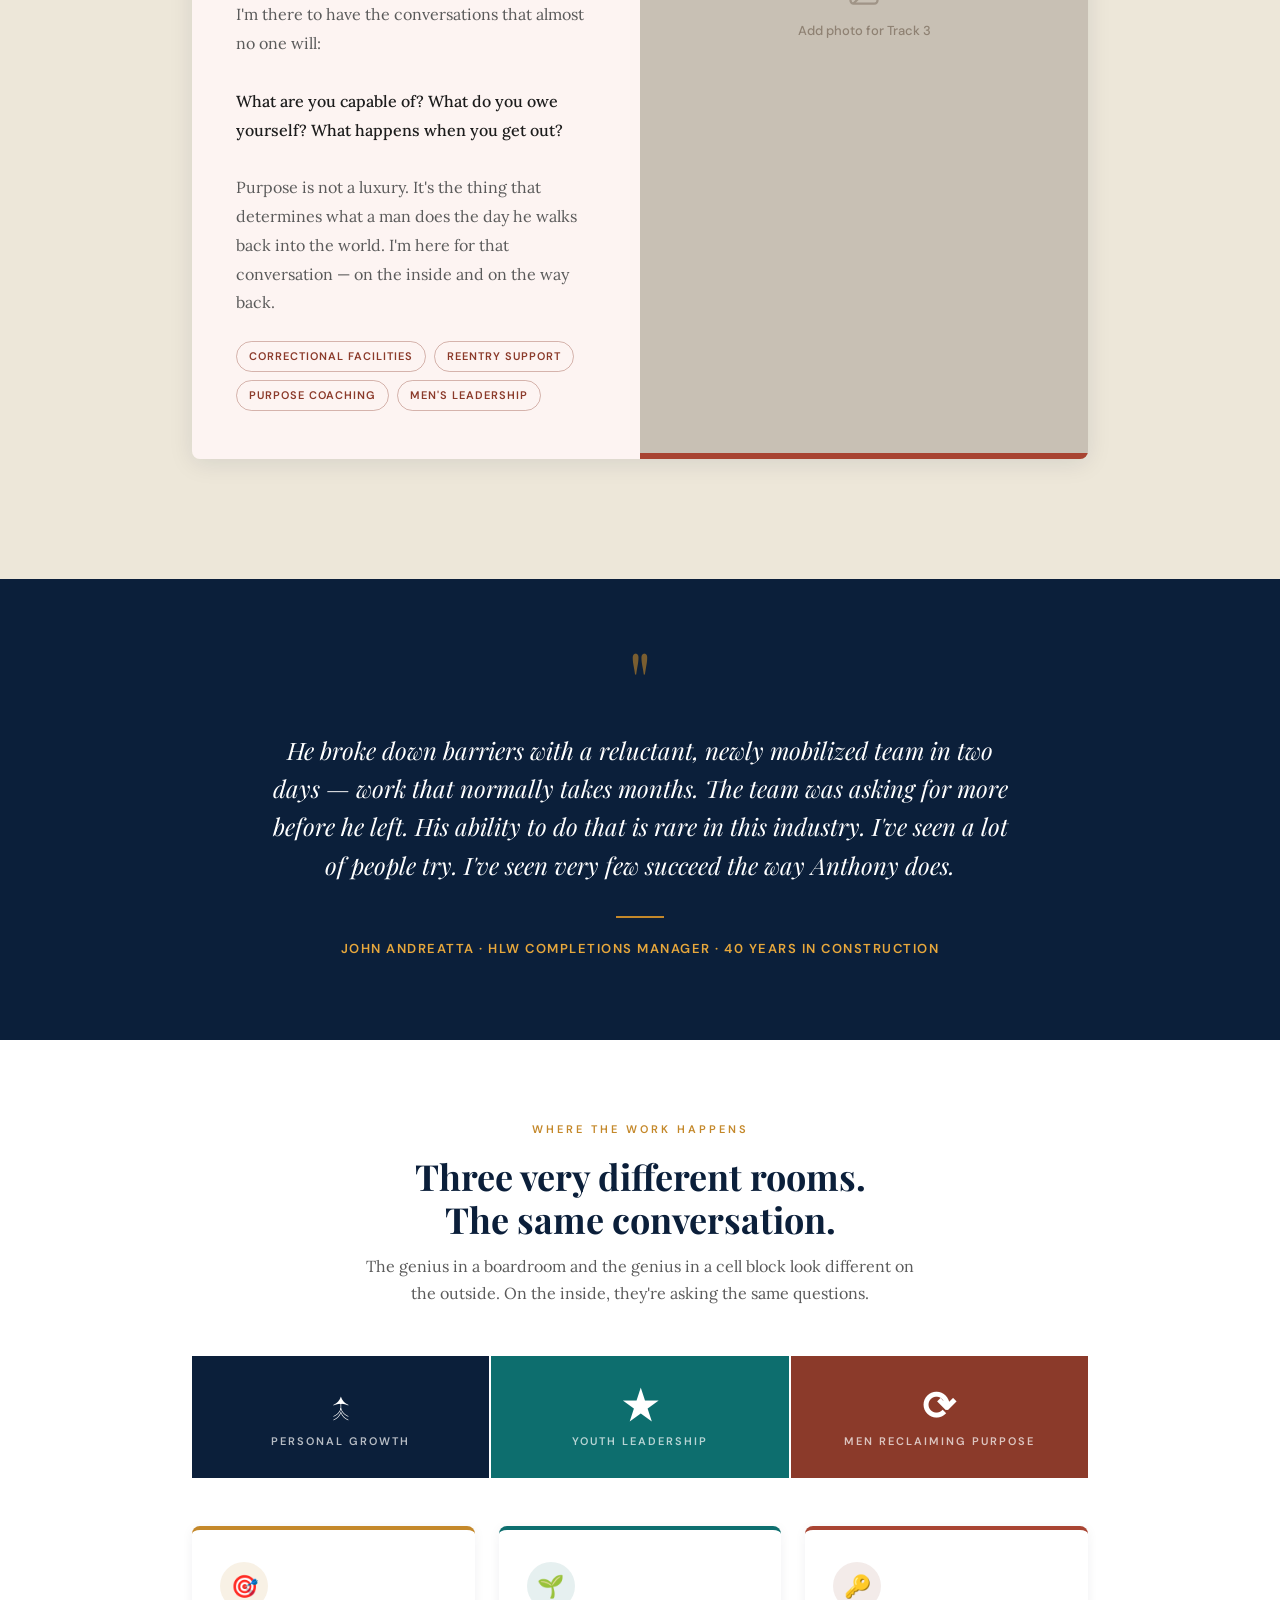
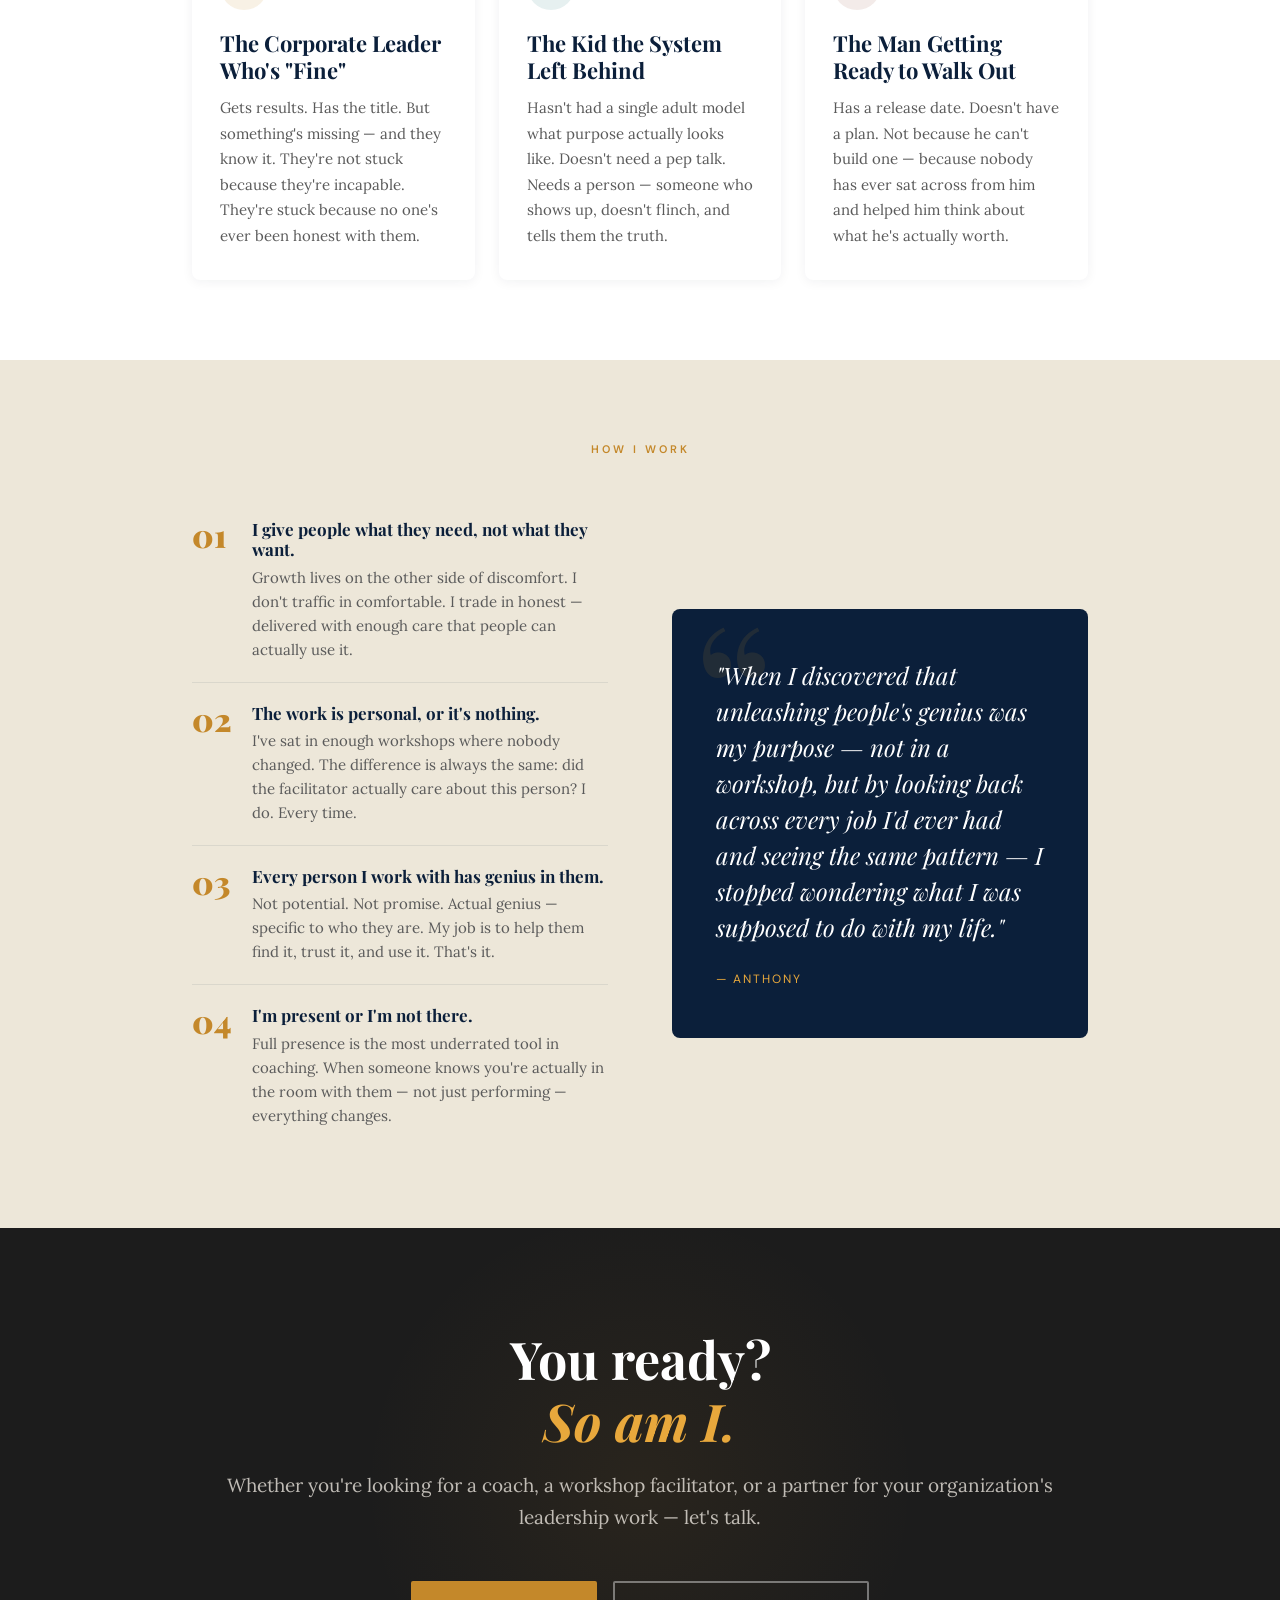
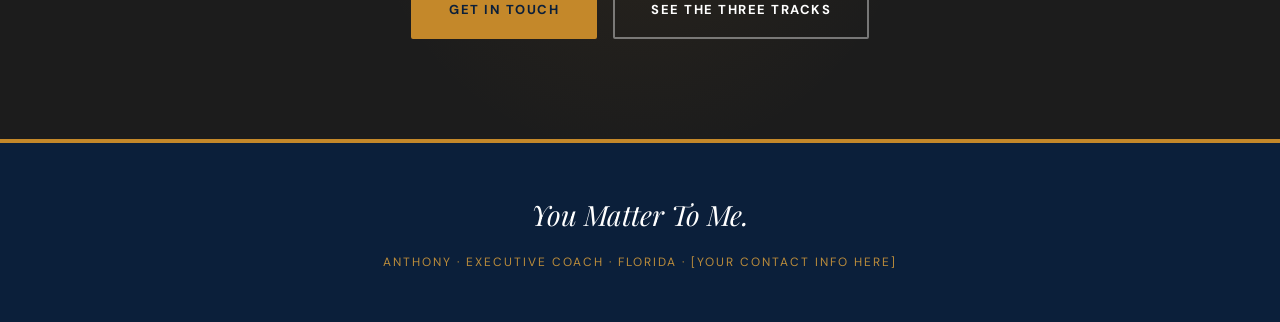
<file: anthony_campaign.html>
<!DOCTYPE html>
<html lang="en">
<head>
<meta charset="UTF-8">
<meta name="viewport" content="width=device-width, initial-scale=1.0">
<title>Anthony | Unleashing Genius</title>
<link href="https://fonts.googleapis.com/css2?family=Playfair+Display:ital,wght@0,400;0,700;0,900;1,400;1,700&family=Lora:ital,wght@0,400;0,500;1,400&family=DM+Sans:wght@300;400;500;600&display=swap" rel="stylesheet">
<style>
  *, *::before, *::after { box-sizing: border-box; margin: 0; padding: 0; }

  :root {
    --navy:    #0B1F3A;
    --navy2:   #122947;
    --gold:    #C4882A;
    --gold2:   #E8A83C;
    --cream:   #F5F0E8;
    --warm:    #EDE7D9;
    --charcoal:#1C1C1C;
    --mid:     #5A5A5A;
    --light:   #8A8A8A;
    --teal:    #0D6E6E;
    --teal2:   #0A5252;
    --rust:    #8B3A2A;
    --rust2:   #A84432;
  }

  html { scroll-behavior: smooth; }

  body {
    font-family: 'Lora', Georgia, serif;
    background: var(--cream);
    color: var(--charcoal);
    line-height: 1.7;
  }

  /* ── UTILITY ── */
  .container { max-width: 960px; margin: 0 auto; padding: 0 32px; }
  .section { padding: 80px 0; }
  .section--dark { background: var(--navy); color: var(--cream); }
  .section--warm { background: var(--warm); }
  .section--white { background: #fff; }

  .eyebrow {
    font-family: 'DM Sans', sans-serif;
    font-size: 11px;
    font-weight: 600;
    letter-spacing: 3px;
    text-transform: uppercase;
    color: var(--gold);
    margin-bottom: 16px;
  }
  .eyebrow--light { color: var(--gold2); }

  h1, h2, h3, h4 { font-family: 'Playfair Display', Georgia, serif; line-height: 1.2; }

  /* ── PHOTO PLACEHOLDER ── */
  .photo-zone {
    background: #D8D0C4;
    border: 2px dashed #A09080;
    border-radius: 4px;
    display: flex;
    flex-direction: column;
    align-items: center;
    justify-content: center;
    color: #706050;
    font-family: 'DM Sans', sans-serif;
    font-size: 13px;
    gap: 10px;
    cursor: pointer;
    transition: background 0.2s, border-color 0.2s;
    position: relative;
    overflow: hidden;
  }
  .photo-zone:hover { background: #CCC4B8; border-color: #907060; }
  .photo-zone svg { opacity: 0.5; }
  .photo-zone span { opacity: 0.7; font-weight: 500; }
  .photo-zone input[type="file"] {
    position: absolute; inset: 0; opacity: 0; cursor: pointer; width: 100%; height: 100%;
  }
  .photo-zone img {
    position: absolute; inset: 0; width: 100%; height: 100%;
    object-fit: cover; border-radius: 2px;
  }

  /* ── HERO ── */
  .hero {
    background: var(--navy);
    padding: 0;
    min-height: 100vh;
    display: grid;
    grid-template-columns: 1fr 1fr;
    position: relative;
    overflow: hidden;
  }
  .hero::before {
    content: '';
    position: absolute;
    top: -120px; right: -120px;
    width: 500px; height: 500px;
    background: radial-gradient(circle, rgba(196,136,42,0.15) 0%, transparent 70%);
    pointer-events: none;
  }
  .hero-photo {
    position: relative;
    min-height: 600px;
  }
  .hero-photo .photo-zone {
    position: absolute; inset: 0;
    border-radius: 0;
    background: #162E4A;
    border: none;
    border-right: 1px solid rgba(196,136,42,0.3);
  }
  .hero-photo .photo-zone svg { width: 48px; height: 48px; }
  .hero-photo .photo-zone span { font-size: 14px; }
  .hero-content {
    display: flex;
    flex-direction: column;
    justify-content: center;
    padding: 80px 64px 80px 56px;
    position: relative;
  }
  .hero-name {
    font-family: 'DM Sans', sans-serif;
    font-size: 12px;
    font-weight: 600;
    letter-spacing: 4px;
    text-transform: uppercase;
    color: var(--gold);
    margin-bottom: 24px;
  }
  .hero-headline {
    font-family: 'Playfair Display', serif;
    font-size: clamp(38px, 4vw, 52px);
    font-weight: 900;
    color: #fff;
    line-height: 1.1;
    margin-bottom: 32px;
  }
  .hero-headline em {
    font-style: italic;
    color: var(--gold2);
  }
  .hero-sub {
    font-family: 'Lora', serif;
    font-size: 17px;
    color: rgba(245,240,232,0.8);
    line-height: 1.75;
    margin-bottom: 48px;
    border-left: 3px solid var(--gold);
    padding-left: 20px;
  }
  .hero-tagline {
    font-family: 'DM Sans', sans-serif;
    font-size: 13px;
    letter-spacing: 2px;
    text-transform: uppercase;
    color: var(--gold);
    font-weight: 500;
  }
  .hero-divider {
    width: 48px; height: 2px;
    background: var(--gold);
    margin: 20px 0;
  }

  /* ── STATS BAR ── */
  .stats-bar {
    background: var(--gold);
    padding: 32px 0;
  }
  .stats-grid {
    display: grid;
    grid-template-columns: repeat(4, 1fr);
    gap: 0;
    max-width: 960px;
    margin: 0 auto;
    padding: 0 32px;
  }
  .stat-item {
    text-align: center;
    padding: 0 24px;
    border-right: 1px solid rgba(11,31,58,0.2);
  }
  .stat-item:last-child { border-right: none; }
  .stat-num {
    font-family: 'Playfair Display', serif;
    font-size: 44px;
    font-weight: 900;
    color: var(--navy);
    line-height: 1;
    margin-bottom: 6px;
  }
  .stat-label {
    font-family: 'DM Sans', sans-serif;
    font-size: 12px;
    font-weight: 600;
    letter-spacing: 1.5px;
    text-transform: uppercase;
    color: var(--navy2);
    opacity: 0.8;
  }

  /* ── STORY ── */
  .story-grid {
    display: grid;
    grid-template-columns: 1fr 2fr;
    gap: 64px;
    align-items: start;
  }
  .story-sidebar {
    position: sticky;
    top: 40px;
  }
  .story-photo {
    height: 360px;
    border-radius: 4px;
    margin-bottom: 24px;
  }
  .story-caption {
    font-family: 'DM Sans', sans-serif;
    font-size: 12px;
    color: var(--light);
    letter-spacing: 0.5px;
  }
  .story-text h2 {
    font-size: 38px;
    color: var(--navy);
    margin-bottom: 28px;
  }
  .story-text p {
    font-size: 17px;
    color: var(--mid);
    margin-bottom: 20px;
    line-height: 1.8;
  }
  .story-text p strong { color: var(--charcoal); font-weight: 500; }
  .pull-quote {
    margin: 36px 0;
    padding: 28px 32px;
    background: var(--navy);
    border-left: 4px solid var(--gold);
    border-radius: 0 4px 4px 0;
  }
  .pull-quote p {
    font-family: 'Playfair Display', serif;
    font-size: 22px;
    font-style: italic;
    color: #fff;
    line-height: 1.5;
    margin: 0;
  }

  /* ── TRACKS ── */
  .tracks-intro {
    text-align: center;
    max-width: 620px;
    margin: 0 auto 64px;
  }
  .tracks-intro h2 {
    font-size: 40px;
    color: var(--navy);
    margin-bottom: 16px;
  }
  .tracks-intro p {
    font-size: 17px;
    color: var(--mid);
  }

  .track-card {
    display: grid;
    grid-template-columns: 1fr 1fr;
    gap: 0;
    margin-bottom: 40px;
    border-radius: 8px;
    overflow: hidden;
    box-shadow: 0 4px 24px rgba(11,31,58,0.10);
  }
  .track-card:nth-child(even) { direction: rtl; }
  .track-card:nth-child(even) > * { direction: ltr; }

  .track-visual {
    position: relative;
    min-height: 380px;
  }
  .track-photo {
    position: absolute; inset: 0;
    background: #C8C0B4;
    display: flex; flex-direction: column;
    align-items: center; justify-content: center;
    gap: 12px;
    color: #706050;
    font-family: 'DM Sans', sans-serif;
    font-size: 13px;
    cursor: pointer;
    transition: background 0.2s;
    overflow: hidden;
  }
  .track-photo:hover { background: #BCB4A8; }
  .track-photo svg { opacity: 0.45; }
  .track-photo span { opacity: 0.65; font-weight: 500; }
  .track-photo input[type="file"] { position: absolute; inset: 0; opacity: 0; cursor: pointer; }
  .track-photo img { position: absolute; inset: 0; width: 100%; height: 100%; object-fit: cover; }

  .track-accent {
    position: absolute;
    bottom: 0; left: 0; right: 0;
    height: 6px;
  }

  .track-content {
    padding: 48px 48px 48px 44px;
    display: flex;
    flex-direction: column;
    justify-content: center;
  }
  .track-num {
    font-family: 'DM Sans', sans-serif;
    font-size: 11px;
    font-weight: 700;
    letter-spacing: 3px;
    text-transform: uppercase;
    margin-bottom: 12px;
  }
  .track-title {
    font-family: 'Playfair Display', serif;
    font-size: 28px;
    font-weight: 700;
    line-height: 1.2;
    margin-bottom: 8px;
  }
  .track-subtitle {
    font-family: 'DM Sans', sans-serif;
    font-size: 14px;
    font-weight: 500;
    letter-spacing: 0.5px;
    margin-bottom: 20px;
    opacity: 0.75;
  }
  .track-divider {
    width: 40px; height: 2px;
    margin-bottom: 20px;
  }
  .track-body {
    font-family: 'Lora', serif;
    font-size: 16px;
    line-height: 1.8;
    color: var(--mid);
  }
  .track-body strong { font-weight: 500; color: var(--charcoal); }
  .track-tags {
    display: flex;
    flex-wrap: wrap;
    gap: 8px;
    margin-top: 24px;
  }
  .track-tag {
    font-family: 'DM Sans', sans-serif;
    font-size: 11px;
    font-weight: 600;
    letter-spacing: 1px;
    text-transform: uppercase;
    padding: 5px 12px;
    border-radius: 20px;
    border: 1.5px solid;
  }

  /* Track colors */
  .track--1 .track-num  { color: var(--navy); }
  .track--1 .track-title { color: var(--navy); }
  .track--1 .track-divider { background: var(--gold); }
  .track--1 .track-accent { background: var(--gold); }
  .track--1 .track-content { background: #fff; }
  .track--1 .track-tag { color: var(--navy); border-color: rgba(11,31,58,0.3); }

  .track--2 .track-num  { color: var(--teal); }
  .track--2 .track-title { color: var(--teal2); }
  .track--2 .track-divider { background: var(--teal); }
  .track--2 .track-accent { background: var(--teal); }
  .track--2 .track-content { background: #F0F8F8; }
  .track--2 .track-tag { color: var(--teal2); border-color: rgba(13,110,110,0.35); }

  .track--3 .track-num  { color: var(--rust2); }
  .track--3 .track-title { color: var(--rust); }
  .track--3 .track-divider { background: var(--rust2); }
  .track--3 .track-accent { background: var(--rust2); }
  .track--3 .track-content { background: #FDF4F2; }
  .track--3 .track-tag { color: var(--rust); border-color: rgba(139,58,42,0.35); }

  /* ── TESTIMONIAL ── */
  .testimonial-section {
    background: var(--navy);
    padding: 80px 0;
  }
  .testimonial-inner {
    max-width: 800px;
    margin: 0 auto;
    padding: 0 32px;
    text-align: center;
  }
  .testimonial-mark {
    font-family: 'Playfair Display', serif;
    font-size: 80px;
    color: var(--gold);
    line-height: 0.5;
    margin-bottom: 32px;
    display: block;
    opacity: 0.6;
  }
  .testimonial-text {
    font-family: 'Playfair Display', serif;
    font-size: 24px;
    font-style: italic;
    color: #fff;
    line-height: 1.6;
    margin-bottom: 32px;
  }
  .testimonial-attr {
    font-family: 'DM Sans', sans-serif;
    font-size: 13px;
    font-weight: 600;
    letter-spacing: 1.5px;
    text-transform: uppercase;
    color: var(--gold2);
  }
  .testimonial-bar {
    width: 48px; height: 2px;
    background: var(--gold);
    margin: 20px auto;
  }

  /* ── IMPACT VISUAL ── */
  .impact-grid {
    display: grid;
    grid-template-columns: repeat(3, 1fr);
    gap: 24px;
    margin-top: 48px;
  }
  .impact-card {
    background: #fff;
    border-radius: 8px;
    padding: 32px 28px;
    border-top: 4px solid;
    box-shadow: 0 2px 12px rgba(11,31,58,0.06);
  }
  .impact-card:nth-child(1) { border-color: var(--gold); }
  .impact-card:nth-child(2) { border-color: var(--teal); }
  .impact-card:nth-child(3) { border-color: var(--rust2); }
  .impact-icon {
    width: 48px; height: 48px;
    border-radius: 50%;
    display: flex; align-items: center; justify-content: center;
    font-size: 22px;
    margin-bottom: 20px;
  }
  .impact-card:nth-child(1) .impact-icon { background: rgba(196,136,42,0.12); }
  .impact-card:nth-child(2) .impact-icon { background: rgba(13,110,110,0.1); }
  .impact-card:nth-child(3) .impact-icon { background: rgba(139,58,42,0.1); }
  .impact-card h3 {
    font-family: 'Playfair Display', serif;
    font-size: 22px;
    margin-bottom: 12px;
    color: var(--navy);
  }
  .impact-card p {
    font-family: 'Lora', serif;
    font-size: 15px;
    color: var(--mid);
    line-height: 1.7;
  }

  /* ── MISSION VISUAL ── */
  .mission-bar {
    display: grid;
    grid-template-columns: repeat(3, 1fr);
    gap: 2px;
    margin: 48px 0;
  }
  .mission-seg {
    padding: 28px 24px;
    text-align: center;
  }
  .mission-seg:nth-child(1) { background: var(--navy); }
  .mission-seg:nth-child(2) { background: var(--teal); }
  .mission-seg:nth-child(3) { background: var(--rust); }
  .mission-pct {
    font-family: 'Playfair Display', serif;
    font-size: 40px;
    font-weight: 900;
    color: #fff;
    line-height: 1;
  }
  .mission-label {
    font-family: 'DM Sans', sans-serif;
    font-size: 11px;
    font-weight: 600;
    letter-spacing: 2px;
    text-transform: uppercase;
    color: rgba(255,255,255,0.7);
    margin-top: 8px;
  }

  /* ── PHILOSOPHY ── */
  .philosophy-grid {
    display: grid;
    grid-template-columns: 1fr 1fr;
    gap: 64px;
    align-items: center;
  }
  .philosophy-list {
    list-style: none;
  }
  .philosophy-item {
    display: flex;
    gap: 20px;
    padding: 20px 0;
    border-bottom: 1px solid rgba(11,31,58,0.08);
  }
  .philosophy-item:last-child { border-bottom: none; }
  .phi-num {
    font-family: 'Playfair Display', serif;
    font-size: 32px;
    font-weight: 900;
    color: var(--gold);
    line-height: 1;
    min-width: 40px;
  }
  .phi-text h4 {
    font-size: 17px;
    color: var(--navy);
    margin-bottom: 6px;
  }
  .phi-text p {
    font-family: 'Lora', serif;
    font-size: 15px;
    color: var(--mid);
    line-height: 1.6;
  }
  .philosophy-quote {
    background: var(--navy);
    border-radius: 8px;
    padding: 48px 44px;
    position: relative;
    overflow: hidden;
  }
  .philosophy-quote::before {
    content: '\201C';
    font-family: 'Playfair Display', serif;
    font-size: 200px;
    color: rgba(196,136,42,0.12);
    position: absolute;
    top: -20px; left: 20px;
    line-height: 1;
    pointer-events: none;
  }
  .philosophy-quote p {
    font-family: 'Playfair Display', serif;
    font-size: 24px;
    font-style: italic;
    color: #fff;
    line-height: 1.5;
    position: relative;
    z-index: 1;
    margin-bottom: 24px;
  }
  .philosophy-quote .attr {
    font-family: 'DM Sans', sans-serif;
    font-size: 12px;
    letter-spacing: 2px;
    text-transform: uppercase;
    color: var(--gold2);
    position: relative;
    z-index: 1;
  }

  /* ── CTA ── */
  .cta-section {
    background: var(--charcoal);
    padding: 100px 0;
    text-align: center;
    position: relative;
    overflow: hidden;
  }
  .cta-section::before {
    content: '';
    position: absolute;
    top: 50%; left: 50%;
    transform: translate(-50%, -50%);
    width: 600px; height: 600px;
    background: radial-gradient(circle, rgba(196,136,42,0.08) 0%, transparent 65%);
    pointer-events: none;
  }
  .cta-section h2 {
    font-size: 52px;
    color: #fff;
    margin-bottom: 16px;
    position: relative;
  }
  .cta-section h2 em {
    color: var(--gold2);
    font-style: italic;
  }
  .cta-section p {
    font-family: 'Lora', serif;
    font-size: 19px;
    color: rgba(245,240,232,0.75);
    margin-bottom: 48px;
    position: relative;
  }
  .cta-buttons {
    display: flex;
    gap: 16px;
    justify-content: center;
    flex-wrap: wrap;
    position: relative;
  }
  .btn {
    font-family: 'DM Sans', sans-serif;
    font-size: 13px;
    font-weight: 700;
    letter-spacing: 1.5px;
    text-transform: uppercase;
    padding: 16px 36px;
    border-radius: 2px;
    border: 2px solid;
    cursor: pointer;
    text-decoration: none;
    display: inline-block;
    transition: all 0.2s;
  }
  .btn--primary { background: var(--gold); color: var(--navy); border-color: var(--gold); }
  .btn--primary:hover { background: var(--gold2); border-color: var(--gold2); }
  .btn--outline { background: transparent; color: #fff; border-color: rgba(255,255,255,0.4); }
  .btn--outline:hover { border-color: #fff; }

  /* ── SIGN-OFF ── */
  .signoff {
    background: var(--navy);
    padding: 48px 0;
    text-align: center;
    border-top: 4px solid var(--gold);
  }
  .signoff p {
    font-family: 'Playfair Display', serif;
    font-size: 28px;
    font-style: italic;
    color: #fff;
    margin-bottom: 8px;
  }
  .signoff small {
    font-family: 'DM Sans', sans-serif;
    font-size: 12px;
    letter-spacing: 2px;
    text-transform: uppercase;
    color: var(--gold2);
    opacity: 0.8;
  }

  /* ── PRINT / EXPORT ── */
  @media print {
    .photo-zone input[type="file"], .track-photo input[type="file"] { display: none; }
  }

  @media (max-width: 768px) {
    .hero { grid-template-columns: 1fr; }
    .hero-photo { min-height: 300px; }
    .hero-content { padding: 48px 32px; }
    .stats-grid { grid-template-columns: repeat(2, 1fr); gap: 16px; }
    .stat-item { border-right: none; border-bottom: 1px solid rgba(11,31,58,0.15); padding: 12px 0; }
    .story-grid, .philosophy-grid { grid-template-columns: 1fr; gap: 40px; }
    .track-card { grid-template-columns: 1fr; }
    .track-card:nth-child(even) { direction: ltr; }
    .track-visual { min-height: 260px; }
    .impact-grid, .mission-bar { grid-template-columns: 1fr; }
    .cta-section h2 { font-size: 36px; }
  }
</style>
</head>
<body>

<!-- ═══════════════════════════════════════════════
     HERO
═══════════════════════════════════════════════ -->
<section class="hero">
  <div class="hero-photo">
    <div class="photo-zone">
      <input type="file" accept="image/*" onchange="loadPhoto(this, this.parentElement)">
      <svg width="48" height="48" viewBox="0 0 24 24" fill="none" stroke="currentColor" stroke-width="1.5"><rect x="3" y="3" width="18" height="18" rx="2"/><circle cx="8.5" cy="8.5" r="1.5"/><path d="M21 15l-5-5L5 21"/></svg>
      <span>Click to add your photo</span>
    </div>
  </div>
  <div class="hero-content">
    <div class="hero-name">Anthony · Executive Coach · Florida</div>
    <h1 class="hero-headline">
      Everybody's got<br>
      <em>genius</em> in them.<br>
      Most people just need<br>
      someone to help them<br>
      find it.
    </h1>
    <div class="hero-divider"></div>
    <p class="hero-sub">
      I've coached leaders on construction sites in Saudi Arabia, in corporate boardrooms,
      in youth shelters at 2 a.m., and now — on the inside. The work is always the same:
      help people discover what they're actually capable of. Then get out of the way.
    </p>
    <div class="hero-tagline">Unleashing Genius · One Person at a Time</div>
  </div>
</section>

<!-- ═══════════════════════════════════════════════
     STATS BAR
═══════════════════════════════════════════════ -->
<div class="stats-bar">
  <div class="stats-grid">
    <div class="stat-item">
      <div class="stat-num">30+</div>
      <div class="stat-label">Years Coaching</div>
    </div>
    <div class="stat-item">
      <div class="stat-num">1,000+</div>
      <div class="stat-label">Presentations</div>
    </div>
    <div class="stat-item">
      <div class="stat-num">5</div>
      <div class="stat-label">Continents</div>
    </div>
    <div class="stat-item">
      <div class="stat-num">3</div>
      <div class="stat-label">Tracks, 1 Mission</div>
    </div>
  </div>
</div>

<!-- ═══════════════════════════════════════════════
     MY STORY
═══════════════════════════════════════════════ -->
<section class="section section--white">
  <div class="container">
    <div class="story-grid">
      <div class="story-sidebar">
        <div class="photo-zone story-photo">
          <input type="file" accept="image/*" onchange="loadPhoto(this, this.parentElement)">
          <svg width="36" height="36" viewBox="0 0 24 24" fill="none" stroke="currentColor" stroke-width="1.5"><rect x="3" y="3" width="18" height="18" rx="2"/><circle cx="8.5" cy="8.5" r="1.5"/><path d="M21 15l-5-5L5 21"/></svg>
          <span>Add a second photo here</span>
        </div>
        <div class="story-caption">📍 Florida · Available Nationwide</div>
      </div>
      <div class="story-text">
        <div class="eyebrow">The Story Behind the Work</div>
        <h2>I wasn't always the guy who helped people grow.</h2>
        <p>
          Thirty years ago I was good at my job and <strong>terrible with people.</strong> I knew how to get things done. I didn't always know — or care — who I ran over doing it. Then a man named David Foster sat me down and told me I was the "go-to last guy." Effective. Dependable. But leaving a trail of damaged relationships behind me.
        </p>
        <div class="pull-quote">
          <p>"You're the guy we call last — because by then, the damage is already done."</p>
        </div>
        <p>
          That conversation changed my life. Not because it was gentle — it wasn't. Because it was <strong>true.</strong>
        </p>
        <p>
          I spent the next thirty years figuring out how to be the kind of leader who gets results AND leaves people better than I found them. I delivered over a thousand presentations across five continents. I coached executives who couldn't talk to their own teams. I sat with kids at Covenant House who'd been thrown away by the world. I learned something that I now know to be true without exception:
        </p>
        <p>
          <strong>Genius isn't rare. It's buried.</strong> By circumstance. By fear. By the story someone told them about who they were.
        </p>
        <p>
          My job — my purpose — is to help people unbury it. I've been doing it my whole career. Now I'm doing it full-time, for anyone who's ready. No matter where they're starting from.
        </p>
      </div>
    </div>
  </div>
</section>

<!-- ═══════════════════════════════════════════════
     THREE TRACKS
═══════════════════════════════════════════════ -->
<section class="section section--warm">
  <div class="container">
    <div class="tracks-intro">
      <div class="eyebrow">What I Do</div>
      <h2>Three Tracks.<br>One Purpose.</h2>
      <p>Whether you're in a corner office, a community center, or a correctional facility — the work of becoming who you're supposed to be doesn't look that different. It takes honesty, commitment, and someone who won't let you off the hook.</p>
    </div>

    <!-- TRACK 1 -->
    <div class="track-card track--1">
      <div class="track-visual">
        <div class="track-photo">
          <input type="file" accept="image/*" onchange="loadPhoto(this, this.parentElement)">
          <svg width="36" height="36" viewBox="0 0 24 24" fill="none" stroke="currentColor" stroke-width="1.5"><rect x="3" y="3" width="18" height="18" rx="2"/><circle cx="8.5" cy="8.5" r="1.5"/><path d="M21 15l-5-5L5 21"/></svg>
          <span>Add photo for Track 1</span>
        </div>
        <div class="track-accent"></div>
      </div>
      <div class="track-content">
        <div class="track-num">Track One</div>
        <h3 class="track-title">Personal Growth &amp;<br>Development Coaching</h3>
        <div class="track-subtitle">For Anyone Ready to Grow</div>
        <div class="track-divider"></div>
        <p class="track-body">
          You don't need a corner office to need a coach. You need honesty, a mirror, and someone willing to stay in the room when the conversation gets uncomfortable.
          <br><br>
          I work with <strong>professionals, career changers, people in the middle of what feels like a mess,</strong> and anyone else who knows they're not operating at their full potential. I don't do cheerleading. I do real conversations that move people. What you do with them is up to you.
          <br><br>
          One-on-one coaching. Group workshops. Team alignment. If it involves getting people closer to the best version of themselves — that's the work.
        </p>
        <div class="track-tags">
          <span class="track-tag">1:1 Coaching</span>
          <span class="track-tag">Group Workshops</span>
          <span class="track-tag">Team Alignment</span>
          <span class="track-tag">Leadership Development</span>
        </div>
      </div>
    </div>

    <!-- TRACK 2 -->
    <div class="track-card track--2">
      <div class="track-visual">
        <div class="track-photo">
          <input type="file" accept="image/*" onchange="loadPhoto(this, this.parentElement)">
          <svg width="36" height="36" viewBox="0 0 24 24" fill="none" stroke="currentColor" stroke-width="1.5"><rect x="3" y="3" width="18" height="18" rx="2"/><circle cx="8.5" cy="8.5" r="1.5"/><path d="M21 15l-5-5L5 21"/></svg>
          <span>Add photo for Track 2</span>
        </div>
        <div class="track-accent"></div>
      </div>
      <div class="track-content">
        <div class="track-num">Track Two</div>
        <h3 class="track-title">At-Risk Youth<br>Leadership Programs</h3>
        <div class="track-subtitle">For Young People Who Haven't Been Given a Fair Shot</div>
        <div class="track-divider"></div>
        <p class="track-body">
          I spent years at Covenant House. I know what it looks like when the system has given up on a kid. I also know what happens when one adult refuses to.
          <br><br>
          This track is about <strong>young people who've been written off</strong> — by schools, by families, by circumstances they didn't choose. I partner with youth-serving organizations to deliver leadership programs built for real life. Not theory. Not feel-good exercises. Real conversations about identity, choices, and what's actually possible.
          <br><br>
          One adult who believes in a kid can change the trajectory of a life. I've seen it. I'm doing it again.
        </p>
        <div class="track-tags">
          <span class="track-tag">Nonprofit Partnerships</span>
          <span class="track-tag">Program Design</span>
          <span class="track-tag">Group Facilitation</span>
          <span class="track-tag">Florida-Based</span>
        </div>
      </div>
    </div>

    <!-- TRACK 3 -->
    <div class="track-card track--3">
      <div class="track-visual">
        <div class="track-photo">
          <input type="file" accept="image/*" onchange="loadPhoto(this, this.parentElement)">
          <svg width="36" height="36" viewBox="0 0 24 24" fill="none" stroke="currentColor" stroke-width="1.5"><rect x="3" y="3" width="18" height="18" rx="2"/><circle cx="8.5" cy="8.5" r="1.5"/><path d="M21 15l-5-5L5 21"/></svg>
          <span>Add photo for Track 3</span>
        </div>
        <div class="track-accent"></div>
      </div>
      <div class="track-content">
        <div class="track-num">Track Three</div>
        <h3 class="track-title">Men Reclaiming<br>Purpose</h3>
        <div class="track-subtitle">Leadership Coaching for Incarcerated &amp; Reentry Men</div>
        <div class="track-divider"></div>
        <p class="track-body">
          This may be the most important work I do.
          <br><br>
          Men inside correctional facilities often haven't had a single honest conversation in their lives about who they actually are — separate from what they've done. I'm not there to pretend the past didn't happen. I'm not there to motivate. I'm there to have the conversations that almost no one will:
          <br><br>
          <strong>What are you capable of? What do you owe yourself? What happens when you get out?</strong>
          <br><br>
          Purpose is not a luxury. It's the thing that determines what a man does the day he walks back into the world. I'm here for that conversation — on the inside and on the way back.
        </p>
        <div class="track-tags">
          <span class="track-tag">Correctional Facilities</span>
          <span class="track-tag">Reentry Support</span>
          <span class="track-tag">Purpose Coaching</span>
          <span class="track-tag">Men's Leadership</span>
        </div>
      </div>
    </div>
  </div>
</section>

<!-- ═══════════════════════════════════════════════
     TESTIMONIAL
═══════════════════════════════════════════════ -->
<section class="testimonial-section">
  <div class="testimonial-inner">
    <span class="testimonial-mark">"</span>
    <p class="testimonial-text">
      He broke down barriers with a reluctant, newly mobilized team in two days —
      work that normally takes months. The team was asking for more before he left.
      His ability to do that is rare in this industry.
      I've seen a lot of people try. I've seen very few succeed the way Anthony does.
    </p>
    <div class="testimonial-bar"></div>
    <div class="testimonial-attr">John Andreatta · HLW Completions Manager · 40 Years in Construction</div>
  </div>
</section>

<!-- ═══════════════════════════════════════════════
     IMPACT
═══════════════════════════════════════════════ -->
<section class="section section--white">
  <div class="container">
    <div style="text-align:center; max-width:560px; margin:0 auto 16px;">
      <div class="eyebrow">Where the Work Happens</div>
      <h2 style="font-size:36px; color:var(--navy); margin-bottom:12px;">Three very different rooms.<br>The same conversation.</h2>
      <p style="font-family:'Lora',serif; color:var(--mid); font-size:16px;">The genius in a boardroom and the genius in a cell block look different on the outside. On the inside, they're asking the same questions.</p>
    </div>

    <div class="mission-bar">
      <div class="mission-seg">
        <div class="mission-pct">↑</div>
        <div class="mission-label">Personal Growth</div>
      </div>
      <div class="mission-seg">
        <div class="mission-pct">★</div>
        <div class="mission-label">Youth Leadership</div>
      </div>
      <div class="mission-seg">
        <div class="mission-pct">⟳</div>
        <div class="mission-label">Men Reclaiming Purpose</div>
      </div>
    </div>

    <div class="impact-grid">
      <div class="impact-card">
        <div class="impact-icon">🎯</div>
        <h3>The Corporate Leader Who's "Fine"</h3>
        <p>Gets results. Has the title. But something's missing — and they know it. They're not stuck because they're incapable. They're stuck because no one's ever been honest with them.</p>
      </div>
      <div class="impact-card">
        <div class="impact-icon">🌱</div>
        <h3>The Kid the System Left Behind</h3>
        <p>Hasn't had a single adult model what purpose actually looks like. Doesn't need a pep talk. Needs a person — someone who shows up, doesn't flinch, and tells them the truth.</p>
      </div>
      <div class="impact-card">
        <div class="impact-icon">🔑</div>
        <h3>The Man Getting Ready to Walk Out</h3>
        <p>Has a release date. Doesn't have a plan. Not because he can't build one — because nobody has ever sat across from him and helped him think about what he's actually worth.</p>
      </div>
    </div>
  </div>
</section>

<!-- ═══════════════════════════════════════════════
     PHILOSOPHY
═══════════════════════════════════════════════ -->
<section class="section section--warm">
  <div class="container">
    <div class="eyebrow" style="text-align:center; margin-bottom:40px;">How I Work</div>
    <div class="philosophy-grid">
      <ul class="philosophy-list">
        <li class="philosophy-item">
          <span class="phi-num">01</span>
          <div class="phi-text">
            <h4>I give people what they need, not what they want.</h4>
            <p>Growth lives on the other side of discomfort. I don't traffic in comfortable. I trade in honest — delivered with enough care that people can actually use it.</p>
          </div>
        </li>
        <li class="philosophy-item">
          <span class="phi-num">02</span>
          <div class="phi-text">
            <h4>The work is personal, or it's nothing.</h4>
            <p>I've sat in enough workshops where nobody changed. The difference is always the same: did the facilitator actually care about this person? I do. Every time.</p>
          </div>
        </li>
        <li class="philosophy-item">
          <span class="phi-num">03</span>
          <div class="phi-text">
            <h4>Every person I work with has genius in them.</h4>
            <p>Not potential. Not promise. Actual genius — specific to who they are. My job is to help them find it, trust it, and use it. That's it.</p>
          </div>
        </li>
        <li class="philosophy-item">
          <span class="phi-num">04</span>
          <div class="phi-text">
            <h4>I'm present or I'm not there.</h4>
            <p>Full presence is the most underrated tool in coaching. When someone knows you're actually in the room with them — not just performing — everything changes.</p>
          </div>
        </li>
      </ul>
      <div class="philosophy-quote">
        <p>"When I discovered that unleashing people's genius was my purpose — not in a workshop, but by looking back across every job I'd ever had and seeing the same pattern — I stopped wondering what I was supposed to do with my life."</p>
        <div class="attr">— Anthony</div>
      </div>
    </div>
  </div>
</section>

<!-- ═══════════════════════════════════════════════
     CTA
═══════════════════════════════════════════════ -->
<section class="cta-section">
  <div class="container">
    <h2>You ready?<br><em>So am I.</em></h2>
    <p>Whether you're looking for a coach, a workshop facilitator, or a partner for your organization's leadership work — let's talk.</p>
    <div class="cta-buttons">
      <a href="mailto:[your email here]" class="btn btn--primary">Get in Touch</a>
      <a href="#" class="btn btn--outline">See the Three Tracks</a>
    </div>
  </div>
</section>

<!-- ═══════════════════════════════════════════════
     SIGN-OFF
═══════════════════════════════════════════════ -->
<footer class="signoff">
  <p>You Matter To Me.</p>
  <small>Anthony · Executive Coach · Florida · [your contact info here]</small>
</footer>

<script>
function loadPhoto(input, container) {
  if (input.files && input.files[0]) {
    const reader = new FileReader();
    reader.onload = function(e) {
      let img = container.querySelector('img');
      if (!img) {
        img = document.createElement('img');
        container.appendChild(img);
      }
      img.src = e.target.result;
      // Hide placeholder elements
      container.querySelectorAll('svg, span').forEach(el => el.style.opacity = '0');
    };
    reader.readAsDataURL(input.files[0]);
  }
}
</script>

</body>
</html>
</file>
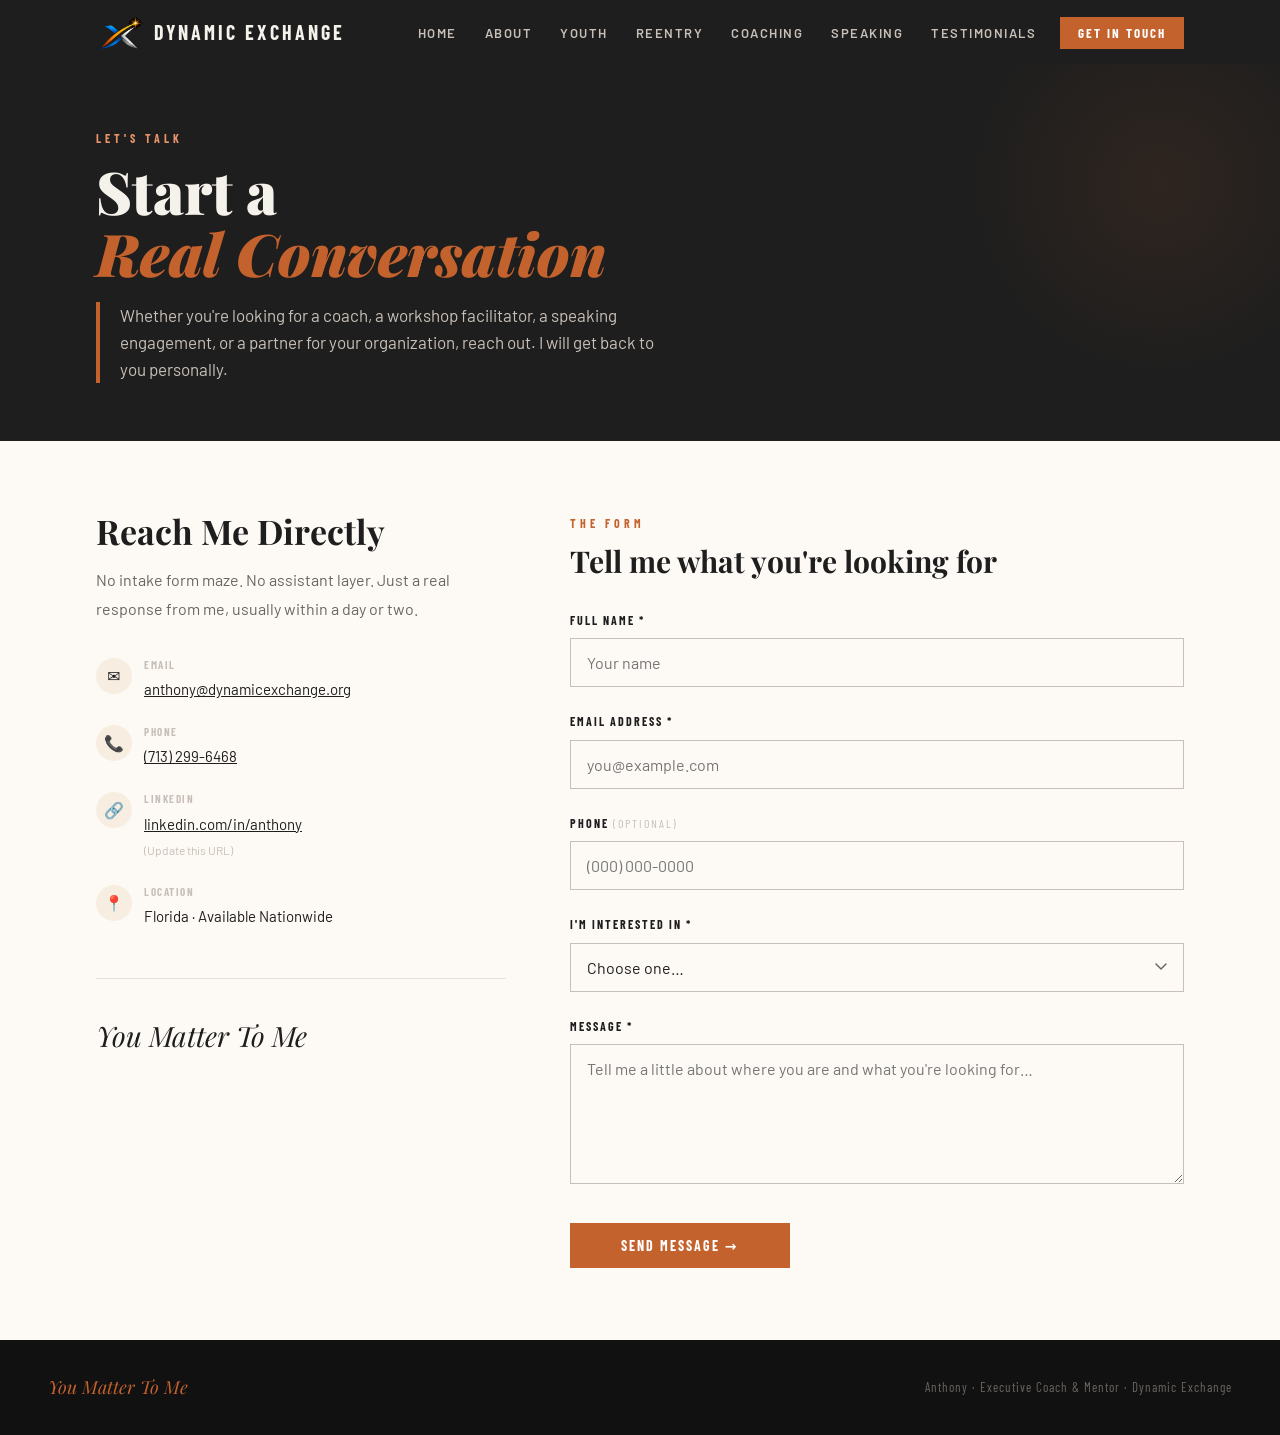
<file: contact.html>
<!DOCTYPE html>

<html lang="en">
<head>
<meta charset="utf-8"/>
<meta content="width=device-width, initial-scale=1.0" name="viewport"/>
<title>Contact | Anthony | Executive Coach &amp; Mentor</title>
<meta content="Get in touch with Anthony. Whether you're looking for coaching, a youth program partner, reentry collaboration, or a speaker, reach out. You matter to him." name="description"/>
<!-- Open Graph -->
<meta content="Contact Anthony | Unleashing Genius" property="og:title"/>
<meta content="Let's talk. Whether it's coaching, speaking, or partnership, Anthony wants to hear from you." property="og:description"/>
<meta content="website" property="og:type"/>
<!-- Fonts -->
<link href="https://fonts.googleapis.com" rel="preconnect"/>
<link crossorigin="" href="https://fonts.gstatic.com" rel="preconnect"/>
<link href="https://fonts.googleapis.com/css2?family=Playfair+Display:ital,wght@0,700;0,900;1,700&amp;family=Barlow:wght@300;400;500;600&amp;family=Barlow+Condensed:wght@600;700&amp;display=swap" rel="stylesheet"/>
<!-- Styles -->
<link href="css/base.css" rel="stylesheet"/>
<link href="css/nav.css" rel="stylesheet"/>
<link href="css/pages.css" rel="stylesheet"/>
<style>
    .contact-wrap {
      display: grid;
      grid-template-columns: 1fr 1.5fr;
      gap: 64px;
      align-items: start;
    }
    .contact-info {
      position: sticky;
      top: 88px;
    }
    .contact-info h2 {
      font-family: var(--font-display);
      font-size: 34px;
      color: var(--charcoal);
      margin-bottom: 16px;
    }
    .contact-info p {
      font-family: var(--font-body);
      font-size: 16px;
      color: var(--mid);
      line-height: 1.8;
      margin-bottom: 32px;
    }
    .contact-detail {
      display: flex;
      align-items: flex-start;
      gap: 12px;
      margin-bottom: 20px;
    }
    .contact-detail-icon {
      width: 36px; height: 36px;
      background: rgba(196,136,42,0.1);
      border-radius: 50%;
      display: flex; align-items: center; justify-content: center;
      font-size: 16px;
      flex-shrink: 0;
      margin-top: 2px;
    }
    .contact-detail-label {
      font-family: var(--font-ui);
      font-size: 11px;
      font-weight: 700;
      letter-spacing: 1.5px;
      text-transform: uppercase;
      color: var(--light);
      margin-bottom: 3px;
    }
    .contact-detail-value {
      font-family: var(--font-body);
      font-size: 15px;
      color: var(--charcoal);
    }
    .contact-detail-value a {
      color: var(--charcoal);
      text-decoration: underline;
    }
    .contact-signoff {
      margin-top: 48px;
      padding-top: 32px;
      border-top: 1px solid rgba(11,31,58,0.1);
    }
    .contact-signoff p {
      font-family: var(--font-display);
      font-size: 28px;
      font-style: italic;
      color: var(--charcoal);
      margin-bottom: 0;
    }
    @media (max-width: 768px) {
      .contact-wrap { grid-template-columns: 1fr; gap: 40px; }
      .contact-info { position: static; }
    }
  </style>
<link href="images/dynamic-exchange-mark.png" rel="icon" type="image/png"/>
</head>
<body>
<!-- NAVIGATION -->
<nav aria-label="Main navigation" class="nav">
<div class="nav-inner">
<a class="nav-brand" href="index.html"><img alt="" class="nav-brand-mark" src="images/dynamic-exchange-mark.png"/><span>Dynamic Exchange</span></a>
<ul class="nav-links" role="list">
<li><a href="index.html">Home</a></li>
<li><a href="about.html">About</a></li>
<li><a href="youth.html">Youth</a></li>
<li><a href="reentry.html">Reentry</a></li>
<li><a href="coaching.html">Coaching</a></li>
<li><a href="speaking.html">Speaking</a></li>
<li><a href="testimonials.html">Testimonials</a></li>
<li class="nav-cta"><a href="contact.html">Get in Touch</a></li>
</ul>
<button aria-controls="nav-drawer" aria-expanded="false" aria-label="Open menu" class="nav-toggle">
<span></span><span></span><span></span>
</button>
</div>
</nav>
<nav aria-label="Mobile navigation" class="nav-drawer" id="nav-drawer">
<a href="index.html">Home</a>
<a href="about.html">About</a>
<a href="youth.html">Track 1: Youth</a>
<a href="reentry.html">Track 2: Reentry</a>
<a href="coaching.html">Track 3: Coaching</a>
<a href="speaking.html">Speaking</a>
<a href="testimonials.html">Testimonials</a>
<div class="nav-drawer-cta"><a href="contact.html">Get in Touch</a></div>
</nav>
<div class="nav-spacer"></div>
<!-- PAGE HERO -->
<section aria-labelledby="contact-heading" class="page-hero">
<div class="container">
<div class="eyebrow eyebrow--light">Let's Talk</div>
<h1 id="contact-heading"> Start a<br/>
<em>Real Conversation</em>
</h1>
<p class="page-hero-sub"> Whether you're looking for a coach, a workshop facilitator, a speaking engagement, or a partner for your organization, reach out. I will get back to you personally. </p>
</div>
</section>
<!-- CONTACT SECTION -->
<section class="section section--white">
<div class="container">
<div class="contact-wrap">
<!-- Contact info sidebar -->
<div class="contact-info reveal">
<h2>Reach Me Directly</h2>
<p> No intake form maze. No assistant layer. Just a real response from me, usually within a day or two. </p>
<div class="contact-detail">
<div aria-hidden="true" class="contact-detail-icon">✉️</div>
<div>
<div class="contact-detail-label">Email</div>
<div class="contact-detail-value">
<a href="mailto:anthony@dynamicexchange.org">anthony@dynamicexchange.org</a>
</div>
</div>
</div>
<div class="contact-detail">
<div aria-hidden="true" class="contact-detail-icon">📞</div>
<div>
<div class="contact-detail-label">Phone</div>
<div class="contact-detail-value">
<a href="tel:+17132996468">(713) 299-6468</a>
</div>
</div>
</div>
<div class="contact-detail">
<div aria-hidden="true" class="contact-detail-icon">🔗</div>
<div>
<div class="contact-detail-label">LinkedIn</div>
<div class="contact-detail-value">
<a href="https://linkedin.com/in/anthony" rel="noopener noreferrer" target="_blank">linkedin.com/in/anthony</a><br/>
<small style="color:var(--light); font-size:12px;">(Update this URL)</small>
</div>
</div>
</div>
<div class="contact-detail">
<div aria-hidden="true" class="contact-detail-icon">📍</div>
<div>
<div class="contact-detail-label">Location</div>
<div class="contact-detail-value">Florida · Available Nationwide</div>
</div>
</div>
<div class="contact-signoff">
<p>You Matter To Me</p>
</div>
</div>
<!-- Form -->
<div class="reveal">
<div class="eyebrow">The Form</div>
<h2 style="font-family:var(--font-display); font-size:30px; color:var(--charcoal); margin-bottom:32px;">Tell me what you're looking for</h2>
<div class="form-wrap" style="max-width:100%;">
<form action="https://formspree.io/f/xoeqegzq" id="contact-form" method="POST" name="contact" novalidate="">
<!-- Honeypot for spam -->
<div style="display:none;">
<label>Don't fill this out: <input name="_gotcha"/></label>
</div>
<div class="form-submit-error" role="alert" style="display:none; background:#FBEAEA; border:1px solid #D9534F; color:#9B2C2C; padding:14px 16px; border-radius:6px; margin-bottom:20px; font-family:'Lora',serif; font-size:14px;">Something went wrong sending your message. Please try again, or email <a href="mailto:anthony@dynamicexchange.org" style="color:#9B2C2C; text-decoration:underline;">anthony@dynamicexchange.org</a> directly.</div>
<div class="form-group">
<label for="name">Full Name <span aria-hidden="true">*</span></label>
<input autocomplete="name" id="name" name="name" placeholder="Your name" required="" type="text"/>
<div class="form-error" role="alert">Please enter your name.</div>
</div>
<div class="form-group">
<label for="email">Email Address <span aria-hidden="true">*</span></label>
<input autocomplete="email" id="email" name="email" placeholder="you@example.com" required="" type="email"/>
<div class="form-error" role="alert">Please enter a valid email address.</div>
</div>
<div class="form-group">
<label for="phone">Phone <span style="color:var(--light); font-weight:400;">(optional)</span></label>
<input autocomplete="tel" id="phone" name="phone" placeholder="(000) 000-0000" type="tel"/>
</div>
<div class="form-group">
<label for="interest">I'm interested in <span aria-hidden="true">*</span></label>
<select id="interest" name="interest" required="">
<option disabled="" selected="" value="">Choose one…</option>
<option value="Youth Leadership Programs">Youth Leadership Programs</option>
<option value="Reentry &amp; Men's Purpose Coaching">Reentry &amp; Men's Purpose Coaching</option>
<option value="Personal Growth &amp; Development Coaching">Personal Growth &amp; Development Coaching</option>
<option value="speaking">Speaking / Keynote / Workshop</option>
<option value="Grant &amp; Funding Partnership">Grant &amp; Funding Partnership</option>
<option value="general">General Inquiry</option>
</select>
<div class="form-error" role="alert">Please choose an option.</div>
</div>
<div class="form-group">
<label for="message">Message <span aria-hidden="true">*</span></label>
<textarea id="message" name="message" placeholder="Tell me a little about where you are and what you're looking for…" required=""></textarea>
<div class="form-error" role="alert">Please include a message.</div>
</div>
<div class="form-submit">
<button class="btn btn--primary" style="min-width:220px;" type="submit">Send Message →</button>
</div>
</form>
</div>
</div>
</div>
</div>
</section>
<!-- FOOTER -->
<footer class="signoff">
<p>You Matter To Me</p>
<small>Anthony · Executive Coach &amp; Mentor · Dynamic Exchange</small>
</footer>
<script src="js/main.js"></script>
<script src="js/form.js"></script>
<script>
(function () {
  var params = new URLSearchParams(window.location.search);
  if (params.get('interest') !== 'funding') return;

  var select = document.getElementById('interest');
  if (!select) return;

  var value = 'Grant & Funding Partnership';
  select.value = value;

  var group = select.closest('.form-group');
  if (group) group.style.display = 'none';

  var formPanel = document.getElementById('contact-form').closest('.reveal');
  if (formPanel) {
    var eyebrow = formPanel.querySelector('.eyebrow');
    var heading = formPanel.querySelector('h2');
    if (eyebrow) eyebrow.textContent = 'Grant & Funding Inquiry';
    if (heading) heading.textContent = 'Tell me about your funding opportunity';
  }
})();
</script>
</body>
</html>
</file>
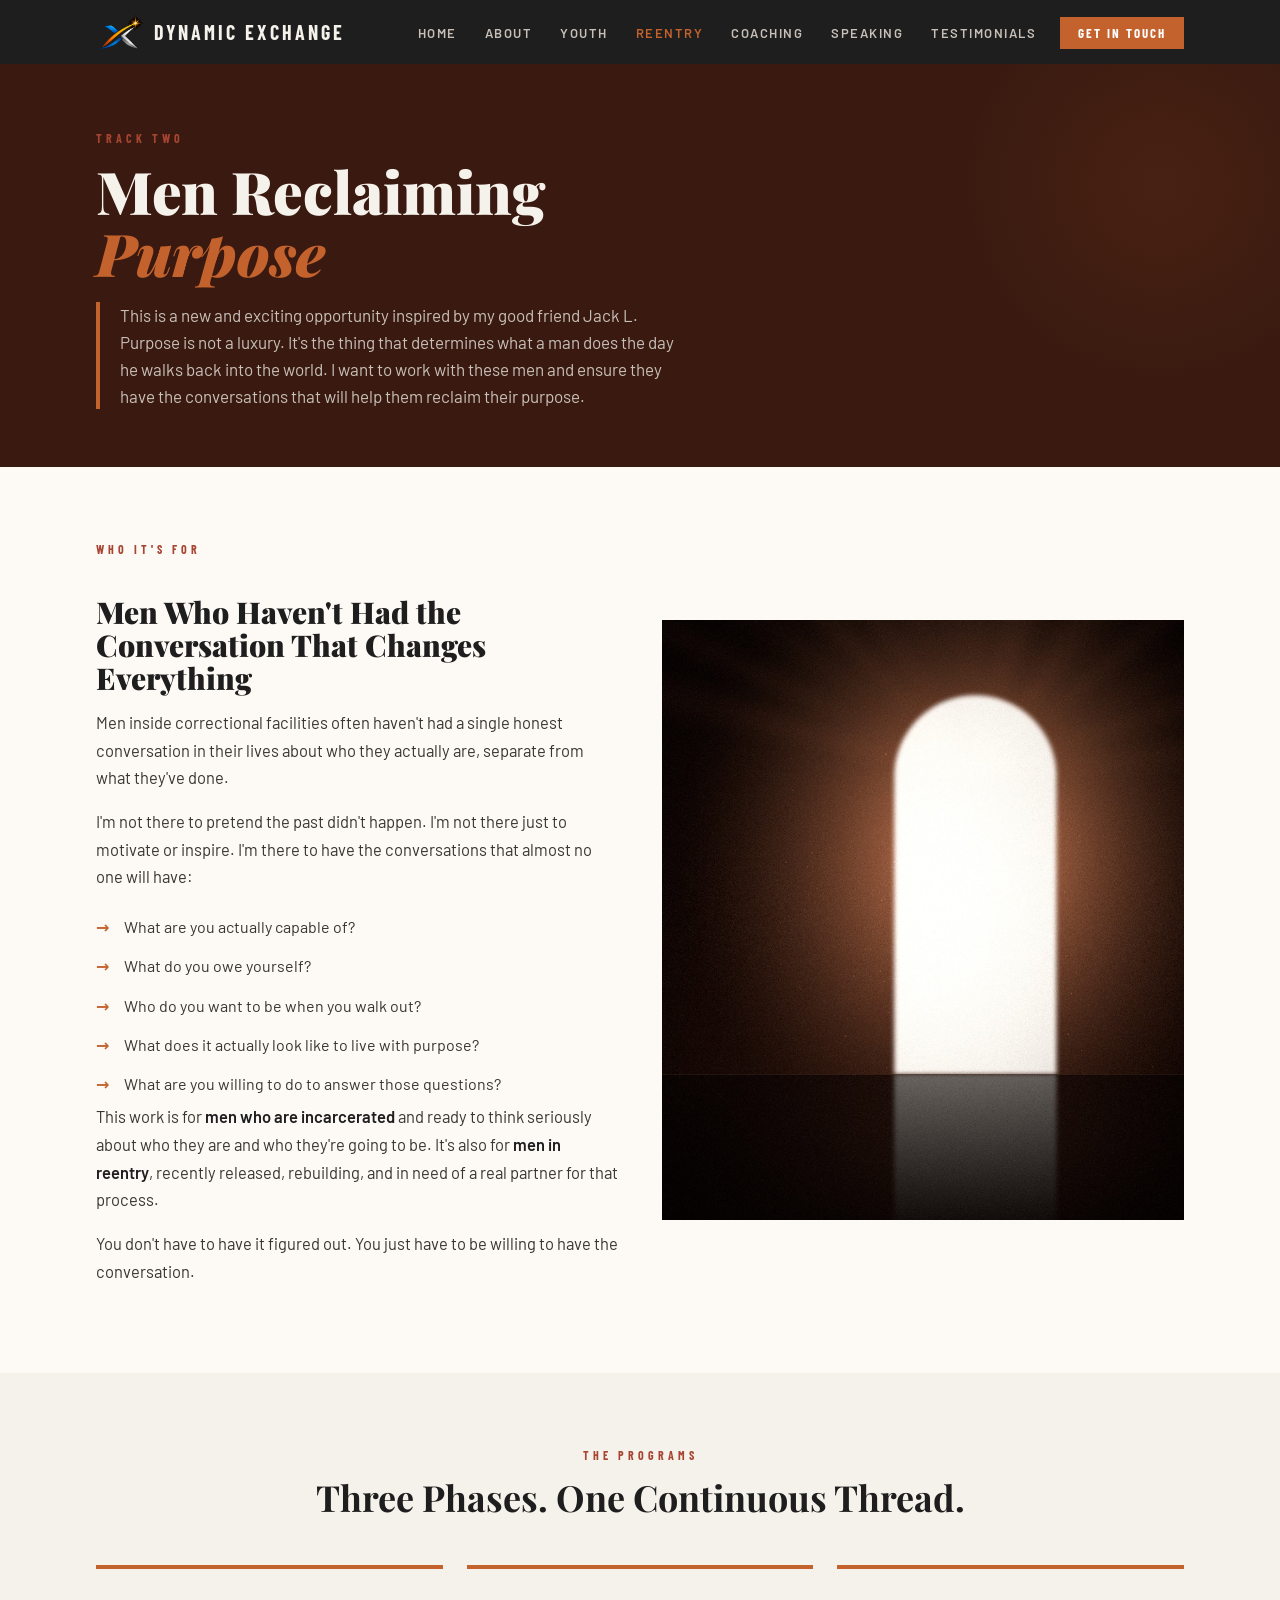
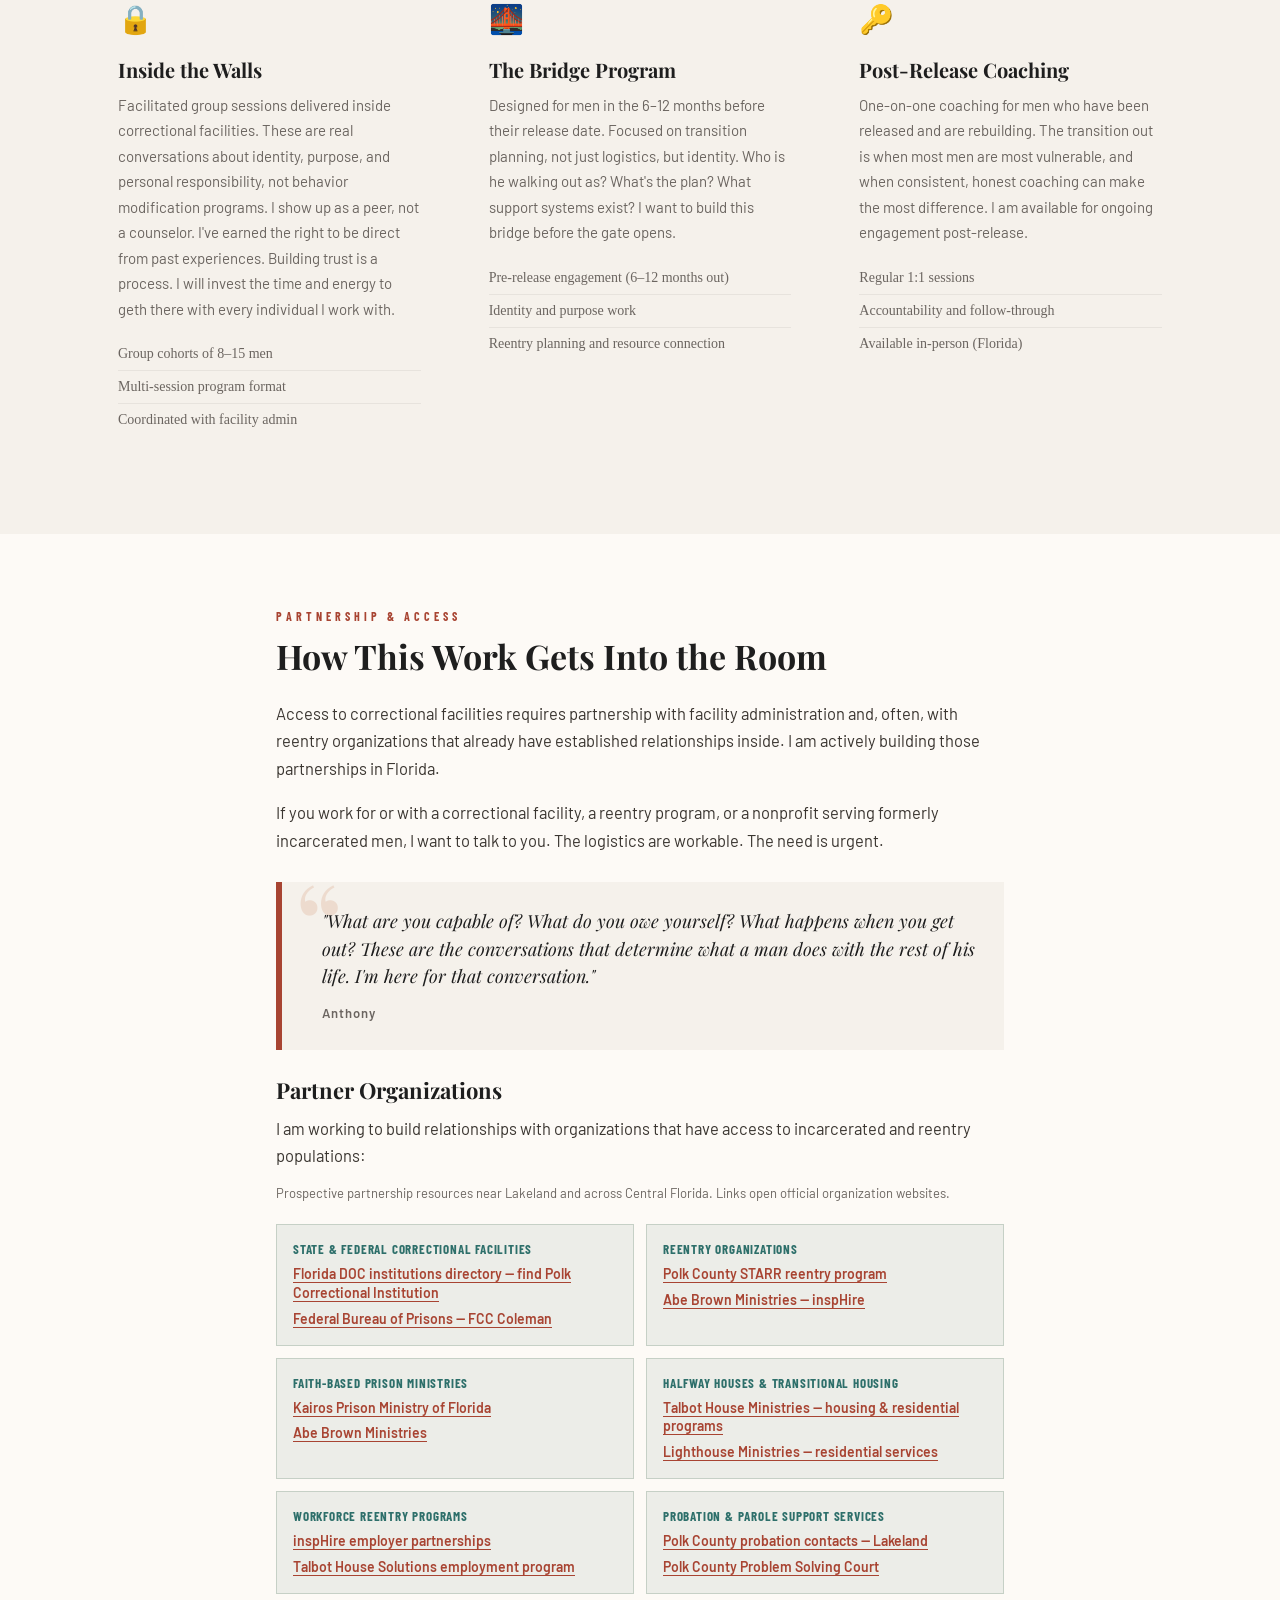
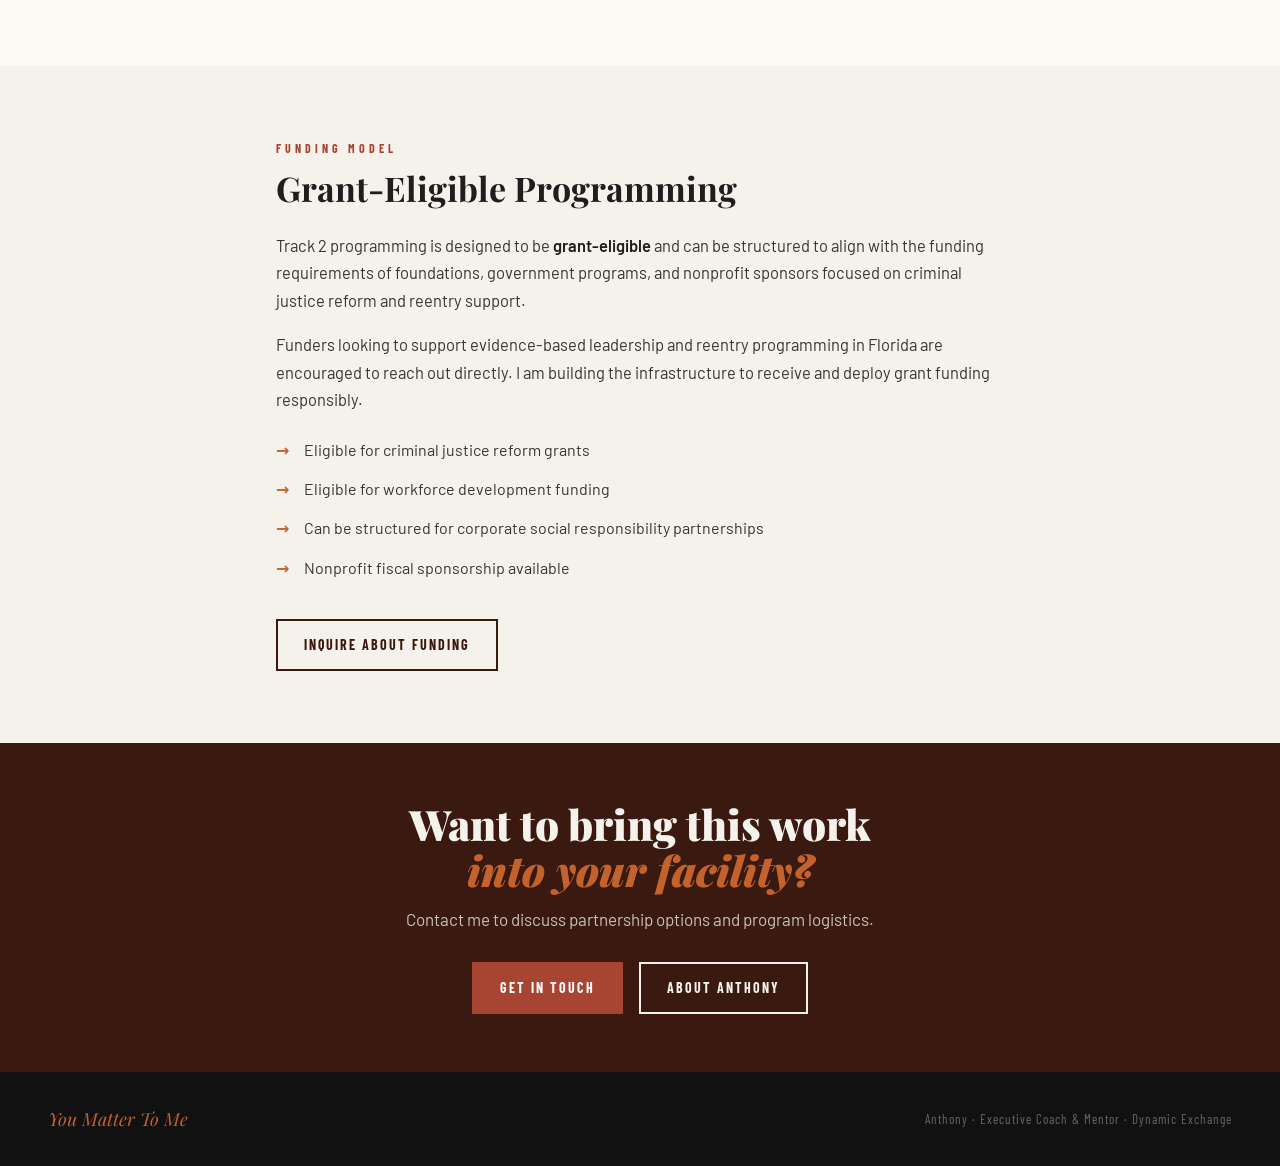
<file: reentry.html>
<!DOCTYPE html>

<html lang="en">
<head>
<meta charset="utf-8"/>
<meta content="width=device-width, initial-scale=1.0" name="viewport"/>
<title>Reentry | Track 2: Men Reclaiming Purpose · Anthony</title>
<meta content="Leadership coaching for incarcerated and reentry men. Real conversations about identity, purpose, and what's possible, inside the walls and on the way back." name="description"/>
<!-- Open Graph -->
<meta content="Track 2: Men Reclaiming Purpose" property="og:title"/>
<meta content="Purpose is not a luxury. Anthony works inside correctional facilities and with reentry men, helping them discover what they're actually capable of." property="og:description"/>
<meta content="website" property="og:type"/>
<!-- Fonts -->
<link href="https://fonts.googleapis.com" rel="preconnect"/>
<link crossorigin="" href="https://fonts.gstatic.com" rel="preconnect"/>
<link href="https://fonts.googleapis.com/css2?family=Playfair+Display:ital,wght@0,700;0,900;1,700&amp;family=Barlow:wght@300;400;500;600&amp;family=Barlow+Condensed:wght@600;700&amp;display=swap" rel="stylesheet"/>
<!-- Styles -->
<link href="css/base.css" rel="stylesheet"/>
<link href="css/nav.css" rel="stylesheet"/>
<link href="css/pages.css" rel="stylesheet"/>
<style>
    /* Track 2 rust/earth accents */
    :root { --rust2: #A84432; }
    .eyebrow { color: var(--rust2); }
    .page-hero { background: #3A1A10; }
    .pull-quote { border-left-color: var(--rust2); }
    .feature-icon { background: rgba(139,58,42,0.1); }
    .timeline::before { background: linear-gradient(to bottom, var(--rust2), rgba(168,68,50,0.2)); }
    .timeline-item::before { background: var(--rust2); }
    .timeline-year { color: var(--rust2); }
    .cta-strip { background: #3A1A10; }
    .btn--primary { background: var(--rust2); border-color: var(--rust2); color: #fff; }
    .btn--primary:hover { background: var(--green); border-color: var(--green); }
    .section--warm .btn--primary { background: transparent; border-color: #3A1A10; color: #3A1A10; }
    .section--warm .btn--primary:hover { background: #3A1A10; border-color: #3A1A10; color: #fff; }
    .partner-list { display: grid; grid-template-columns: repeat(2, minmax(0, 1fr)); gap: 12px; }
    .partner-tag { display: flex; flex-direction: column; align-items: flex-start; gap: 7px; background: rgba(45,90,61,0.08); color: var(--green); border-color: rgba(45,90,61,0.2); padding: 16px; text-transform: none; letter-spacing: 0; }
    .partner-tag strong { font-family: 'Barlow Condensed', sans-serif; font-size: 13px; letter-spacing: 0.8px; line-height: 1.3; text-transform: uppercase; }
    .partner-tag a { color: var(--rust2); font-family: 'Barlow', sans-serif; font-size: 14px; font-weight: 600; line-height: 1.35; text-decoration: underline; text-decoration-thickness: 1px; text-underline-offset: 3px; }
    .partner-tag a:hover { color: var(--green); }
    .partner-note { color: var(--mid); font-size: 13px; margin: -4px 0 16px; }
    .stat-card-num { color: var(--rust2) !important; }
    .two-col .page-photo { height: 600px; background: #1a0f0a; }
    .two-col .page-photo img.photo-slot { object-fit: cover !important; }
    @media (max-width: 900px) {
      .two-col .page-photo { height: 420px; }
    }
    @media (max-width: 700px) {
      .partner-list { grid-template-columns: 1fr; }
    }
  </style>
<link href="images/dynamic-exchange-mark.png" rel="icon" type="image/png"/>
</head>
<body>
<!-- NAVIGATION -->
<nav aria-label="Main navigation" class="nav">
<div class="nav-inner">
<a class="nav-brand" href="index.html"><img alt="" class="nav-brand-mark" src="images/dynamic-exchange-mark.png"/><span>Dynamic Exchange</span></a>
<ul class="nav-links" role="list">
<li><a href="index.html">Home</a></li>
<li><a href="about.html">About</a></li>
<li><a href="youth.html">Youth</a></li>
<li><a href="reentry.html">Reentry</a></li>
<li><a href="coaching.html">Coaching</a></li>
<li><a href="speaking.html">Speaking</a></li>
<li><a href="testimonials.html">Testimonials</a></li>
<li class="nav-cta"><a href="contact.html">Get in Touch</a></li>
</ul>
<button aria-controls="nav-drawer" aria-expanded="false" aria-label="Open menu" class="nav-toggle">
<span></span><span></span><span></span>
</button>
</div>
</nav>
<nav aria-label="Mobile navigation" class="nav-drawer" id="nav-drawer">
<a href="index.html">Home</a>
<a href="about.html">About</a>
<a href="youth.html">Track 1: Youth</a>
<a href="reentry.html">Track 2: Reentry</a>
<a href="coaching.html">Track 3: Coaching</a>
<a href="speaking.html">Speaking</a>
<a href="testimonials.html">Testimonials</a>
<div class="nav-drawer-cta"><a href="contact.html">Get in Touch</a></div>
</nav>
<div class="nav-spacer"></div>
<!-- PAGE HERO -->
<section aria-labelledby="reentry-heading" class="page-hero">
<div class="container">
<div class="eyebrow eyebrow--light">Track Two</div>
<h1 id="reentry-heading"> Men Reclaiming<br/>
<em>Purpose</em>
</h1>
<p class="page-hero-sub"> This is a new and exciting opportunity inspired by my good friend Jack L. Purpose is not a luxury. It's the thing that determines what a man does the day he walks back into the world. I want to work with these men and ensure they have the conversations that will help them reclaim their purpose. </p>
</div>
</section>
<!-- WHO IT'S FOR -->
<section class="section section--white">
<div class="container">
<div class="two-col two-col--center">
<div class="prose">
<div class="eyebrow">Who It's For</div>
<h2>Men Who Haven't Had the Conversation That Changes Everything</h2>
<p> Men inside correctional facilities often haven't had a single honest conversation in their lives about who they actually are, separate from what they've done. </p>
<p> I'm not there to pretend the past didn't happen. I'm not there just to motivate or inspire. I'm there to have the conversations that almost no one will have: </p>
<ul>
<li>What are you actually capable of?</li>
<li>What do you owe yourself?</li>
<li>Who do you want to be when you walk out?</li>
<li>What does it actually look like to live with purpose?</li>
<li>What are you willing to do to answer those questions?</li>
<p> This work is for <strong>men who are incarcerated</strong> and ready to think seriously about who they are and who they're going to be. It's also for <strong>men in reentry</strong>, recently released, rebuilding, and in need of a real partner for that process. </p>
<p> You don't have to have it figured out. You just have to be willing to have the conversation. </p>
</div>
<div class="page-photo reveal">
<img alt="Anthony leading a session inside a correctional facility" class="photo-slot" loading="lazy" onerror="this.style.display='none'" src="images/reentry.jpg"/>
<div class="page-photo-placeholder">
<svg aria-hidden="true" fill="none" height="40" stroke="currentColor" stroke-width="1.5" viewbox="0 0 24 24" width="40"><rect height="18" rx="2" width="18" x="3" y="3"></rect><circle cx="8.5" cy="8.5" r="1.5"></circle><path d="M21 15l-5-5L5 21"></path></svg>
<span>reentry.jpg</span>
</div>
</div>
</div>
</div>
</section>
<!-- THREE PROGRAM TYPES -->
<section class="section section--warm">
<div class="container">
<div class="eyebrow" style="text-align:center;">The Programs</div>
<h2 class="reveal" style="font-size:36px; color:var(--charcoal); text-align:center; margin-bottom:48px;">Three Phases. One Continuous Thread.</h2>
<div class="program-grid">
<div class="program-card reveal">
<div aria-hidden="true" style="font-size:28px; margin-bottom:16px;">🔒</div>
<h3>Inside the Walls</h3>
<p>Facilitated group sessions delivered inside correctional facilities. These are real conversations about identity, purpose, and personal responsibility, not behavior modification programs. I show up as a peer, not a counselor. I've earned the right to be direct from past experiences. Building trust is a process. I will invest the time and energy to geth there with every individual I work with.</p>
<ul style="list-style:none; margin-top:16px;">
<li style="font-family:'Lora',serif; font-size:14px; color:var(--mid); padding:4px 0; border-bottom:1px solid rgba(0,0,0,0.06);">Group cohorts of 8–15 men</li>
<li style="font-family:'Lora',serif; font-size:14px; color:var(--mid); padding:4px 0; border-bottom:1px solid rgba(0,0,0,0.06);">Multi-session program format</li>
<li style="font-family:'Lora',serif; font-size:14px; color:var(--mid); padding:4px 0;">Coordinated with facility admin</li>
</ul>
</div>
<div class="program-card reveal">
<div aria-hidden="true" style="font-size:28px; margin-bottom:16px;">🌉</div>
<h3>The Bridge Program</h3>
<p>Designed for men in the 6–12 months before their release date. Focused on transition planning, not just logistics, but identity. Who is he walking out as? What's the plan? What support systems exist? I want to build this bridge before the gate opens.</p>
<ul style="list-style:none; margin-top:16px;">
<li style="font-family:'Lora',serif; font-size:14px; color:var(--mid); padding:4px 0; border-bottom:1px solid rgba(0,0,0,0.06);">Pre-release engagement (6–12 months out)</li>
<li style="font-family:'Lora',serif; font-size:14px; color:var(--mid); padding:4px 0; border-bottom:1px solid rgba(0,0,0,0.06);">Identity and purpose work</li>
<li style="font-family:'Lora',serif; font-size:14px; color:var(--mid); padding:4px 0;">Reentry planning and resource connection</li>
</ul>
</div>
<div class="program-card reveal">
<div aria-hidden="true" style="font-size:28px; margin-bottom:16px;">🔑</div>
<h3>Post-Release Coaching</h3>
<p>One-on-one coaching for men who have been released and are rebuilding. The transition out is when most men are most vulnerable, and when consistent, honest coaching can make the most difference. I am available for ongoing engagement post-release.</p>
<ul style="list-style:none; margin-top:16px;">
<li style="font-family:'Lora',serif; font-size:14px; color:var(--mid); padding:4px 0; border-bottom:1px solid rgba(0,0,0,0.06);">Regular 1:1 sessions</li>
<li style="font-family:'Lora',serif; font-size:14px; color:var(--mid); padding:4px 0; border-bottom:1px solid rgba(0,0,0,0.06);">Accountability and follow-through</li>
<li style="font-family:'Lora',serif; font-size:14px; color:var(--mid); padding:4px 0;">Available in-person (Florida)</li>
</ul>
</div>
</div>
</div>
</section>
<!-- PARTNERSHIP & ACCESS MODEL -->
<section class="section section--white">
<div class="container" style="max-width:800px;">
<div class="eyebrow">Partnership &amp; Access</div>
<h2 class="reveal" style="font-size:34px; color:var(--charcoal); margin-bottom:24px;">How This Work Gets Into the Room</h2>
<div class="prose">
<p> Access to correctional facilities requires partnership with facility administration and, often, with reentry organizations that already have established relationships inside. I am actively building those partnerships in Florida. </p>
<p> If you work for or with a correctional facility, a reentry program, or a nonprofit serving formerly incarcerated men, I want to talk to you. The logistics are workable. The need is urgent. </p>
</div>
<div class="pull-quote reveal">
<p>"What are you capable of? What do you owe yourself? What happens when you get out? These are the conversations that determine what a man does with the rest of his life. I'm here for that conversation."</p>
<cite>Anthony</cite>
</div>
<div class="prose">
<h3>Partner Organizations</h3>
<p>I am working to build relationships with organizations that have access to incarcerated and reentry populations:</p>
</div>
<p class="partner-note">Prospective partnership resources near Lakeland and across Central Florida. Links open official organization websites.</p>
<div class="partner-list reveal">
<div class="partner-tag">
<strong>State &amp; Federal Correctional Facilities</strong>
<a href="https://www.fdc.myflorida.com/institutions/institutions-list" rel="noopener noreferrer" target="_blank">Florida DOC institutions directory — find Polk Correctional Institution</a>
<a href="https://www.bop.gov/locations/search.jsp?facilityType=FCC&amp;name=Coleman&amp;q=FCC+Coleman" rel="noopener noreferrer" target="_blank">Federal Bureau of Prisons — FCC Coleman</a>
</div>
<div class="partner-tag">
<strong>Reentry Organizations</strong>
<a href="https://www.polksheriff.org/news-investigations/polk-county-news/2024/02/21/breaking-down-silos-new-groundbreaking-behavioral-health-treatment-program-launched-in-polk-county-jails" rel="noopener noreferrer" target="_blank">Polk County STARR reentry program</a>
<a href="https://abebrown.org/insphire/" rel="noopener noreferrer" target="_blank">Abe Brown Ministries — inspHire</a>
</div>
<div class="partner-tag">
<strong>Faith-Based Prison Ministries</strong>
<a href="https://www.kairosfl.org/programs.html" rel="noopener noreferrer" target="_blank">Kairos Prison Ministry of Florida</a>
<a href="https://abebrown.org/" rel="noopener noreferrer" target="_blank">Abe Brown Ministries</a>
</div>
<div class="partner-tag">
<strong>Halfway Houses &amp; Transitional Housing</strong>
<a href="https://talbothouse.org/solutions-2/" rel="noopener noreferrer" target="_blank">Talbot House Ministries — housing &amp; residential programs</a>
<a href="https://www.lighthousemin.org/services" rel="noopener noreferrer" target="_blank">Lighthouse Ministries — residential services</a>
</div>
<div class="partner-tag">
<strong>Workforce Reentry Programs</strong>
<a href="https://abebrown.org/insphire-become-a-business-partner/" rel="noopener noreferrer" target="_blank">inspHire employer partnerships</a>
<a href="https://talbothouse.org/solutions-2/" rel="noopener noreferrer" target="_blank">Talbot House Solutions employment program</a>
</div>
<div class="partner-tag">
<strong>Probation &amp; Parole Support Services</strong>
<a href="https://www.jud10.flcourts.org/node/1039?q=contacts" rel="noopener noreferrer" target="_blank">Polk County probation contacts — Lakeland</a>
<a href="https://www.jud10.flcourts.org/polk-courthouse?q=problem-solving-court" rel="noopener noreferrer" target="_blank">Polk County Problem Solving Court</a>
</div>
</div>
</div>
</section>
<!-- FUNDING MODEL NOTE -->
<section class="section section--warm">
<div class="container" style="max-width:800px;">
<div class="eyebrow">Funding Model</div>
<h2 class="reveal" style="font-size:34px; color:var(--charcoal); margin-bottom:24px;">Grant-Eligible Programming</h2>
<div class="prose">
<p> Track 2 programming is designed to be <strong>grant-eligible</strong> and can be structured to align with the funding requirements of foundations, government programs, and nonprofit sponsors focused on criminal justice reform and reentry support. </p>
<p> Funders looking to support evidence-based leadership and reentry programming in Florida are encouraged to reach out directly. I am building the infrastructure to receive and deploy grant funding responsibly. </p>
<ul>
<li>Eligible for criminal justice reform grants</li>
<li>Eligible for workforce development funding</li>
<li>Can be structured for corporate social responsibility partnerships</li>
<li>Nonprofit fiscal sponsorship available</li>
</ul>
</div>
<div style="margin-top:32px;">
<a class="btn btn--primary" href="contact.html?interest=funding">Inquire About Funding</a>
</div>
</div>
</section>
<!-- CTA -->
<div class="cta-strip">
<div class="container reveal">
<h2>Want to bring this work<br/><em>into your facility?</em></h2>
<p>Contact me to discuss partnership options and program logistics.</p>
<div class="cta-buttons">
<a class="btn btn--primary" href="contact.html">Get in Touch</a>
<a class="btn btn--outline" href="about.html">About Anthony</a>
</div>
</div>
</div>
<!-- FOOTER -->
<footer class="signoff">
<p>You Matter To Me</p>
<small>Anthony · Executive Coach &amp; Mentor · Dynamic Exchange</small>
</footer>
<script src="js/main.js"></script>
</body>
</html>
</file>
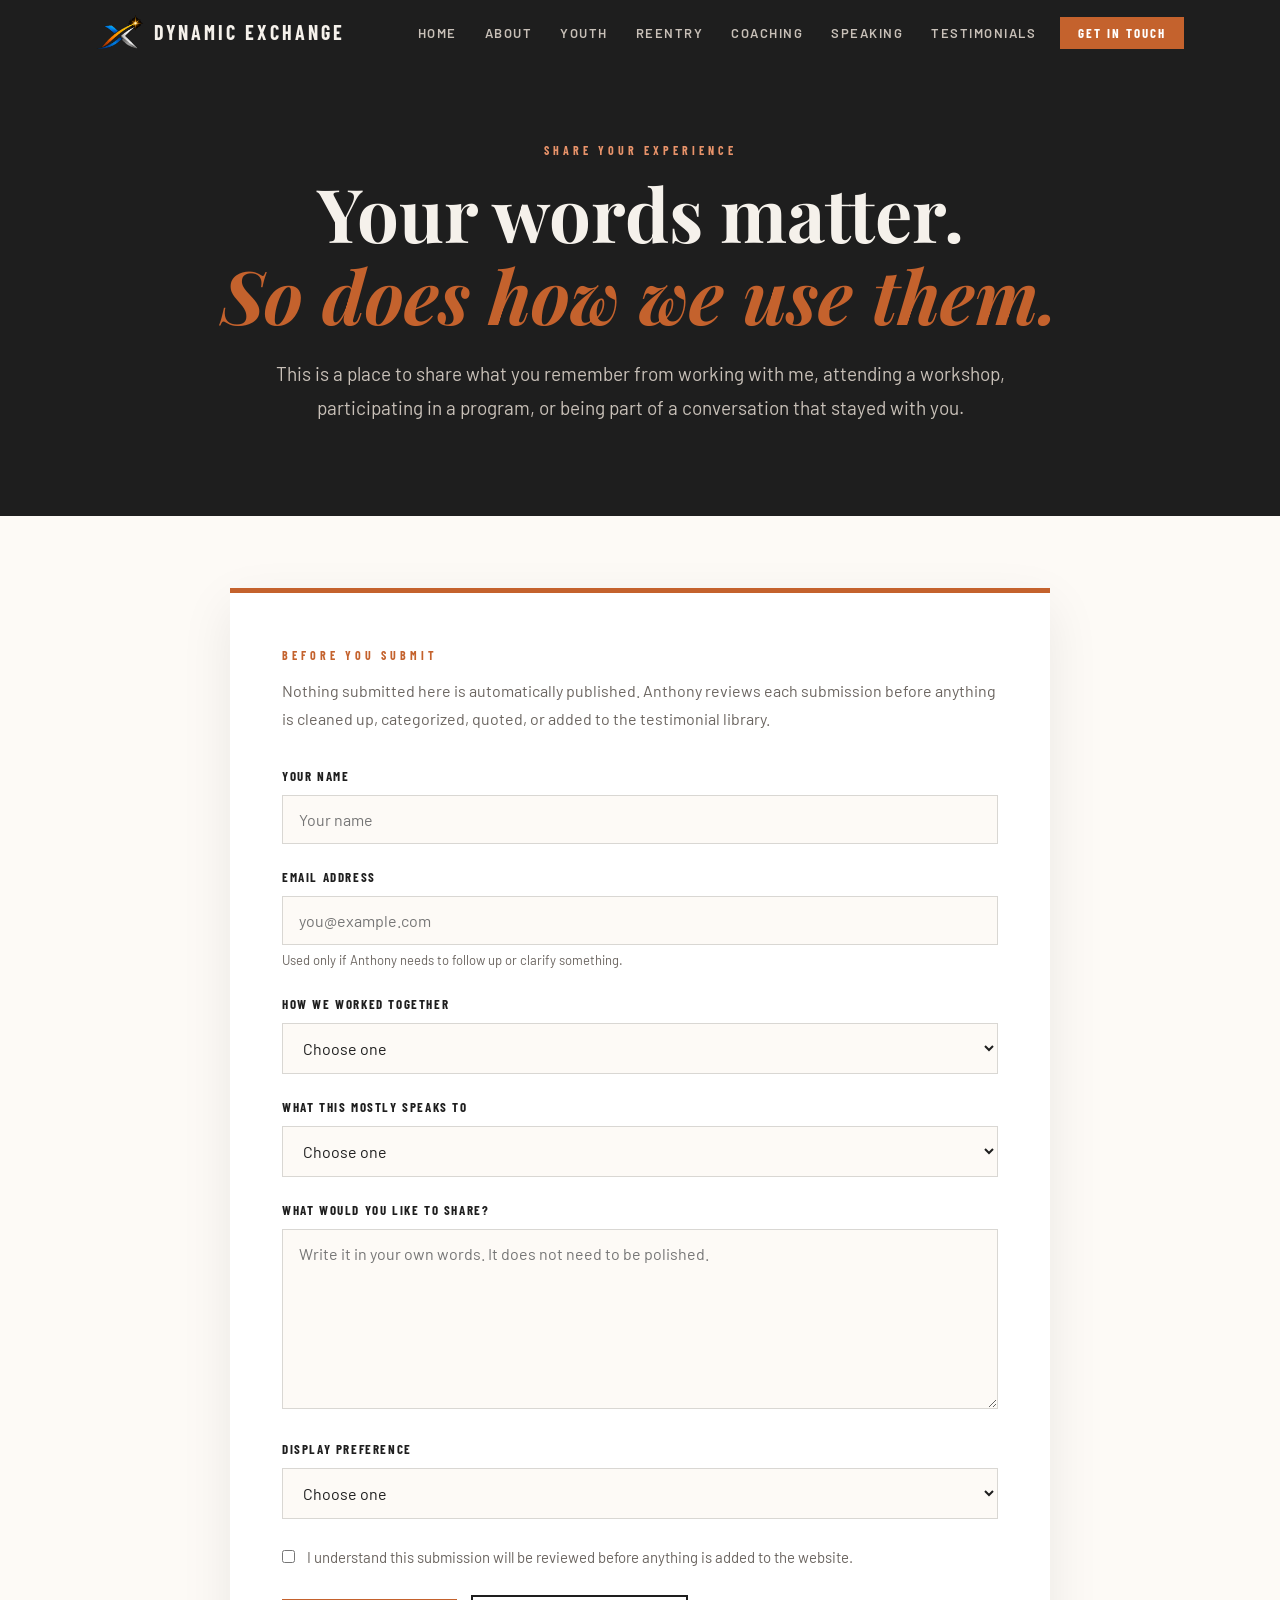
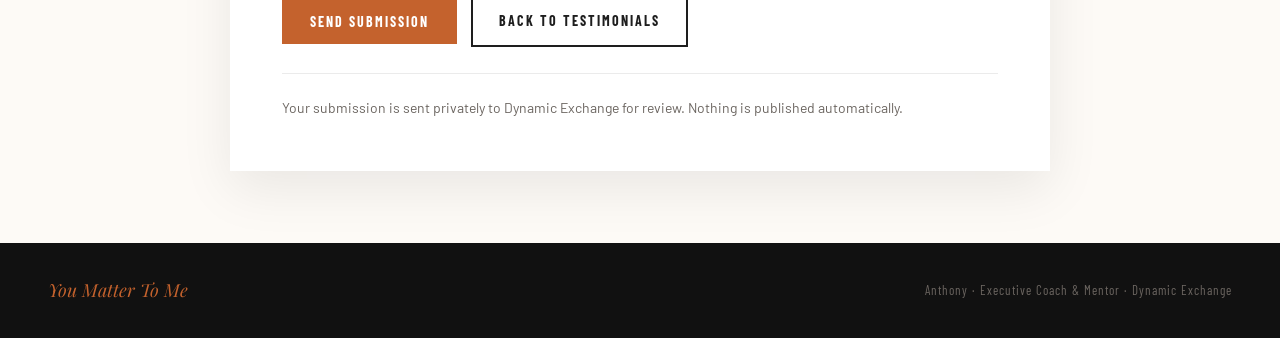
<file: share-experience.html>
<!DOCTYPE html>
<html lang="en">
<head>
<meta charset="utf-8"/>
<meta name="viewport" content="width=device-width, initial-scale=1.0"/>
<title>Share Your Experience | Dynamic Exchange</title>
<meta name="description" content="Share feedback about your experience with Anthony and Dynamic Exchange. Submissions are reviewed before anything is added to the website."/>

<link rel="preconnect" href="https://fonts.googleapis.com"/>
<link rel="preconnect" href="https://fonts.gstatic.com" crossorigin/>
<link href="https://fonts.googleapis.com/css2?family=Playfair+Display:ital,wght@0,700;0,900;1,700&family=Barlow:wght@300;400;500;600&family=Barlow+Condensed:wght@600;700&display=swap" rel="stylesheet"/>

<link href="css/base.css" rel="stylesheet"/>
<link href="css/nav.css" rel="stylesheet"/>
<link href="css/pages.css" rel="stylesheet"/>
<link href="images/dynamic-exchange-mark.png" rel="icon" type="image/png"/>

<style>
.share-form-hero {
  background: var(--charcoal);
  padding: 140px 0 90px;
  text-align: center;
}
.share-form-hero h1 {
  font-size: clamp(42px, 6vw, 74px);
  color: var(--offwhite);
  margin-bottom: 22px;
}
.share-form-hero h1 em {
  color: var(--copper);
}
.share-form-hero p {
  max-width: 760px;
  margin: 0 auto;
  color: var(--light);
  font-size: 19px;
  line-height: 1.8;
}
.share-form-wrap {
  max-width: 820px;
  margin: 0 auto;
  background: #fff;
  padding: clamp(28px, 5vw, 52px);
  border-top: 5px solid var(--copper);
  box-shadow: 0 18px 50px rgba(0,0,0,0.08);
}
.share-form-intro {
  margin-bottom: 32px;
}
.share-form-intro p {
  color: var(--mid);
  font-size: 16px;
  line-height: 1.75;
}
.share-field {
  margin-bottom: 22px;
}
.share-field label {
  display: block;
  font-family: var(--font-ui);
  font-size: 13px;
  font-weight: 700;
  letter-spacing: 1.6px;
  text-transform: uppercase;
  color: var(--charcoal);
  margin-bottom: 8px;
}
.share-field input,
.share-field select,
.share-field textarea {
  width: 100%;
  font-family: var(--font-body);
  font-size: 16px;
  color: var(--charcoal);
  background: var(--warm-white);
  border: 1px solid rgba(0,0,0,0.14);
  padding: 14px 16px;
}
.share-field textarea {
  min-height: 180px;
  resize: vertical;
}
.share-help {
  font-size: 13px;
  color: var(--mid);
  margin-top: 6px;
  line-height: 1.5;
}
.share-checkbox {
  display: flex;
  align-items: flex-start;
  gap: 12px;
  margin: 26px 0;
}
.share-checkbox input {
  margin-top: 5px;
}
.share-checkbox label {
  font-size: 15px;
  line-height: 1.6;
  color: var(--mid);
}
.share-actions {
  display: flex;
  gap: 14px;
  flex-wrap: wrap;
  align-items: center;
}
.share-note {
  margin-top: 26px;
  padding-top: 22px;
  border-top: 1px solid rgba(0,0,0,0.08);
  font-size: 14px;
  color: var(--mid);
  line-height: 1.65;
}
@media (max-width: 768px) {
  .share-form-hero { padding: 120px 24px 76px; }
  .share-actions .btn { width: 100%; text-align: center; }
}
</style>
</head>

<body>
<nav aria-label="Main navigation" class="nav">
<div class="nav-inner">
<a class="nav-brand" href="index.html"><img alt="" class="nav-brand-mark" src="images/dynamic-exchange-mark.png"/><span>Dynamic Exchange</span></a>
<ul class="nav-links" role="list">
<li><a href="index.html">Home</a></li>
<li><a href="about.html">About</a></li>
<li><a href="youth.html">Youth</a></li>
<li><a href="reentry.html">Reentry</a></li>
<li><a href="coaching.html">Coaching</a></li>
<li><a href="speaking.html">Speaking</a></li>
<li><a href="testimonials.html">Testimonials</a></li>
<li class="nav-cta"><a href="contact.html">Get in Touch</a></li>
</ul>
<button aria-controls="nav-drawer" aria-expanded="false" aria-label="Open menu" class="nav-toggle">
<span></span><span></span><span></span>
</button>
</div>
</nav>

<nav aria-label="Mobile navigation" class="nav-drawer" id="nav-drawer">
<a href="index.html">Home</a>
<a href="about.html">About</a>
<a href="youth.html">Track 1: Youth</a>
<a href="reentry.html">Track 2: Reentry</a>
<a href="coaching.html">Track 3: Coaching</a>
<a href="speaking.html">Speaking</a>
<a href="testimonials.html">Testimonials</a>
<div class="nav-drawer-cta"><a href="contact.html">Get in Touch</a></div>
</nav>

<section class="share-form-hero">
<div class="container">
<span class="eyebrow eyebrow--light">Share Your Experience</span>
<h1>Your words matter.<br><em>So does how we use them.</em></h1>
<p>This is a place to share what you remember from working with me, attending a workshop, participating in a program, or being part of a conversation that stayed with you.</p>
</div>
</section>

<section class="section section--white">
<div class="container">
<div class="share-form-wrap reveal">
<div class="share-form-intro">
<span class="eyebrow">Before You Submit</span>
<p>Nothing submitted here is automatically published. Anthony reviews each submission before anything is cleaned up, categorized, quoted, or added to the testimonial library.</p>
</div>

<form action="https://formspree.io/f/xoeqegzq" method="POST">
<input name="_subject" type="hidden" value="Dynamic Exchange Testimonial Submission"/>
<input name="_next" type="hidden" value="https://aeabai.github.io/Florida2/thank-you.html"/>
<div class="share-field">
<label for="name">Your Name</label>
<input id="name" name="Name" type="text" placeholder="Your name" required/>
</div>

<div class="share-field">
<label for="email">Email Address</label>
<input id="email" name="Email" type="email" placeholder="you@example.com" required/>
<div class="share-help">Used only if Anthony needs to follow up or clarify something.</div>
</div>

<div class="share-field">
<label for="connection">How We Worked Together</label>
<select id="connection" name="Connection" required>
<option value="">Choose one</option>
<option>Leadership workshop</option>
<option>Coaching session</option>
<option>Youth program</option>
<option>Reentry program</option>
<option>Speaking event</option>
<option>Other</option>
</select>
</div>

<div class="share-field">
<label for="category">What This Mostly Speaks To</label>
<select id="category" name="Suggested Category" required>
<option value="">Choose one</option>
<option>Leadership</option>
<option>Personal Growth</option>
<option>Communication</option>
<option>Team Development</option>
<option>Perspective Shift</option>
<option>Emotional Impact</option>
<option>Purpose</option>
<option>Other</option>
</select>
</div>

<div class="share-field">
<label for="testimonial">What Would You Like To Share?</label>
<textarea id="testimonial" name="Testimonial" placeholder="Write it in your own words. It does not need to be polished." required></textarea>
</div>

<div class="share-field">
<label for="permission">Display Preference</label>
<select id="permission" name="Display Preference" required>
<option value="">Choose one</option>
<option>You may use my full name</option>
<option>You may use my first name only</option>
<option>You may use this anonymously</option>
<option>Please contact me before using anything publicly</option>
</select>
</div>

<div class="share-checkbox">
<input id="review" name="Review Acknowledgment" type="checkbox" value="I understand this submission will be reviewed before publication" required/>
<label for="review">I understand this submission will be reviewed before anything is added to the website.</label>
</div>

<div class="share-actions">
<button class="btn btn--primary" type="submit">Send Submission</button>
<a class="btn btn--outline-dark" href="testimonials.html">Back to Testimonials</a>
</div>

<div class="share-note">
Your submission is sent privately to Dynamic Exchange for review. Nothing is published automatically.
</div>
</form>
</div>
</div>
</section>

<footer class="signoff">
<p>You Matter To Me</p>
<small>Anthony · Executive Coach &amp; Mentor · Dynamic Exchange</small>
</footer>

<script src="js/main.js"></script>
</body>
</html>
</file>
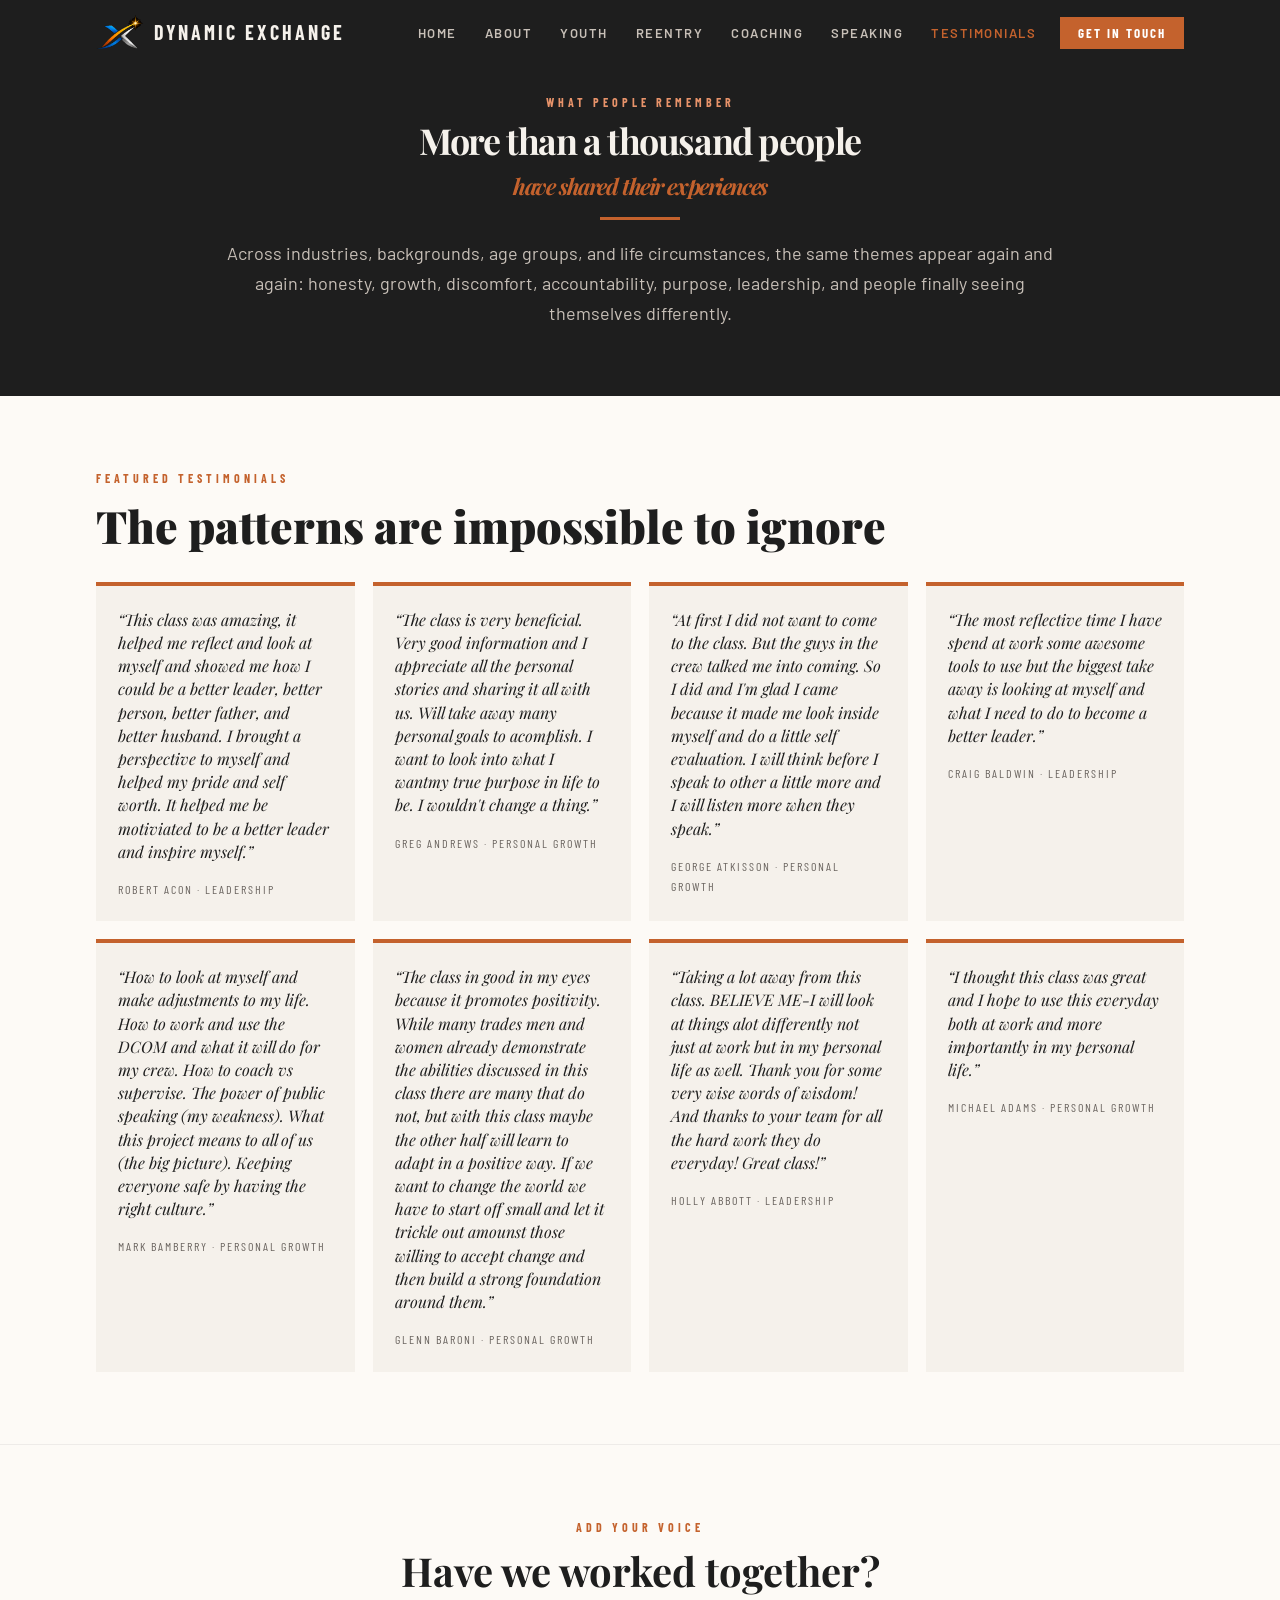
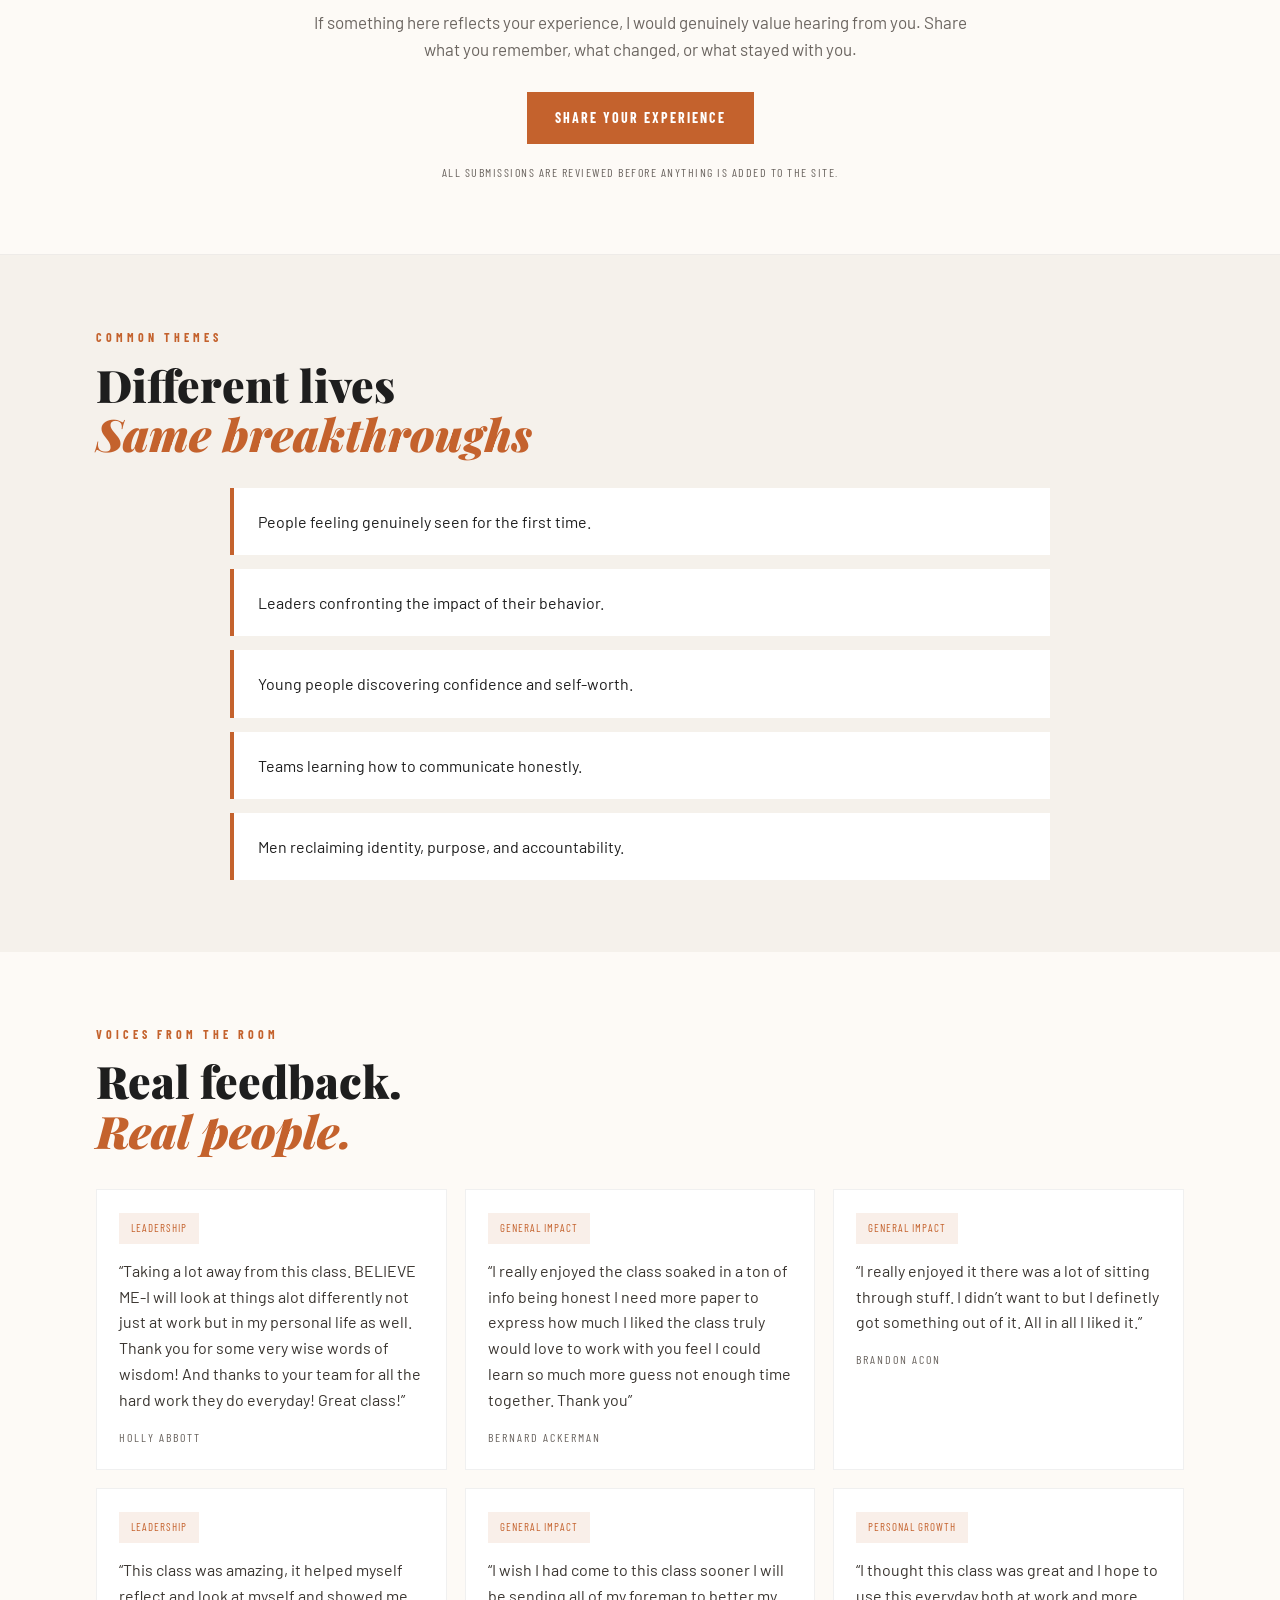
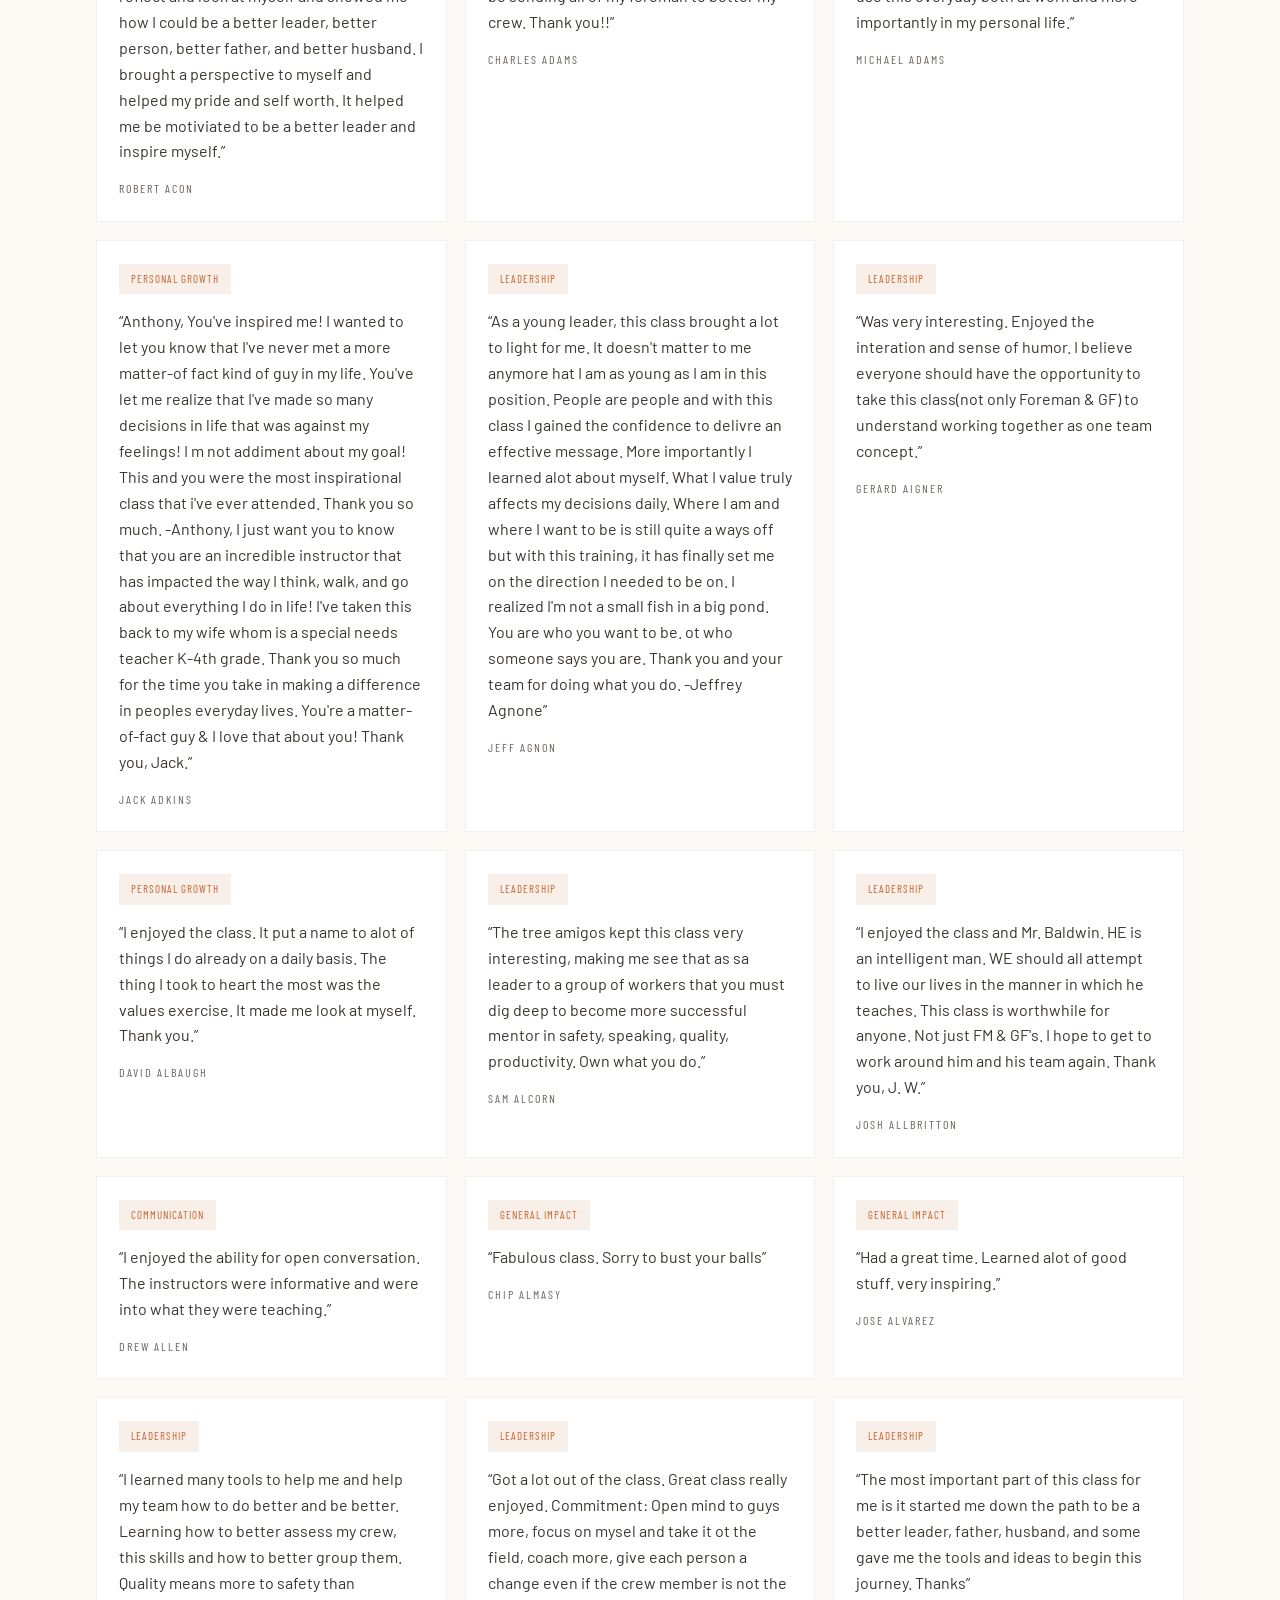
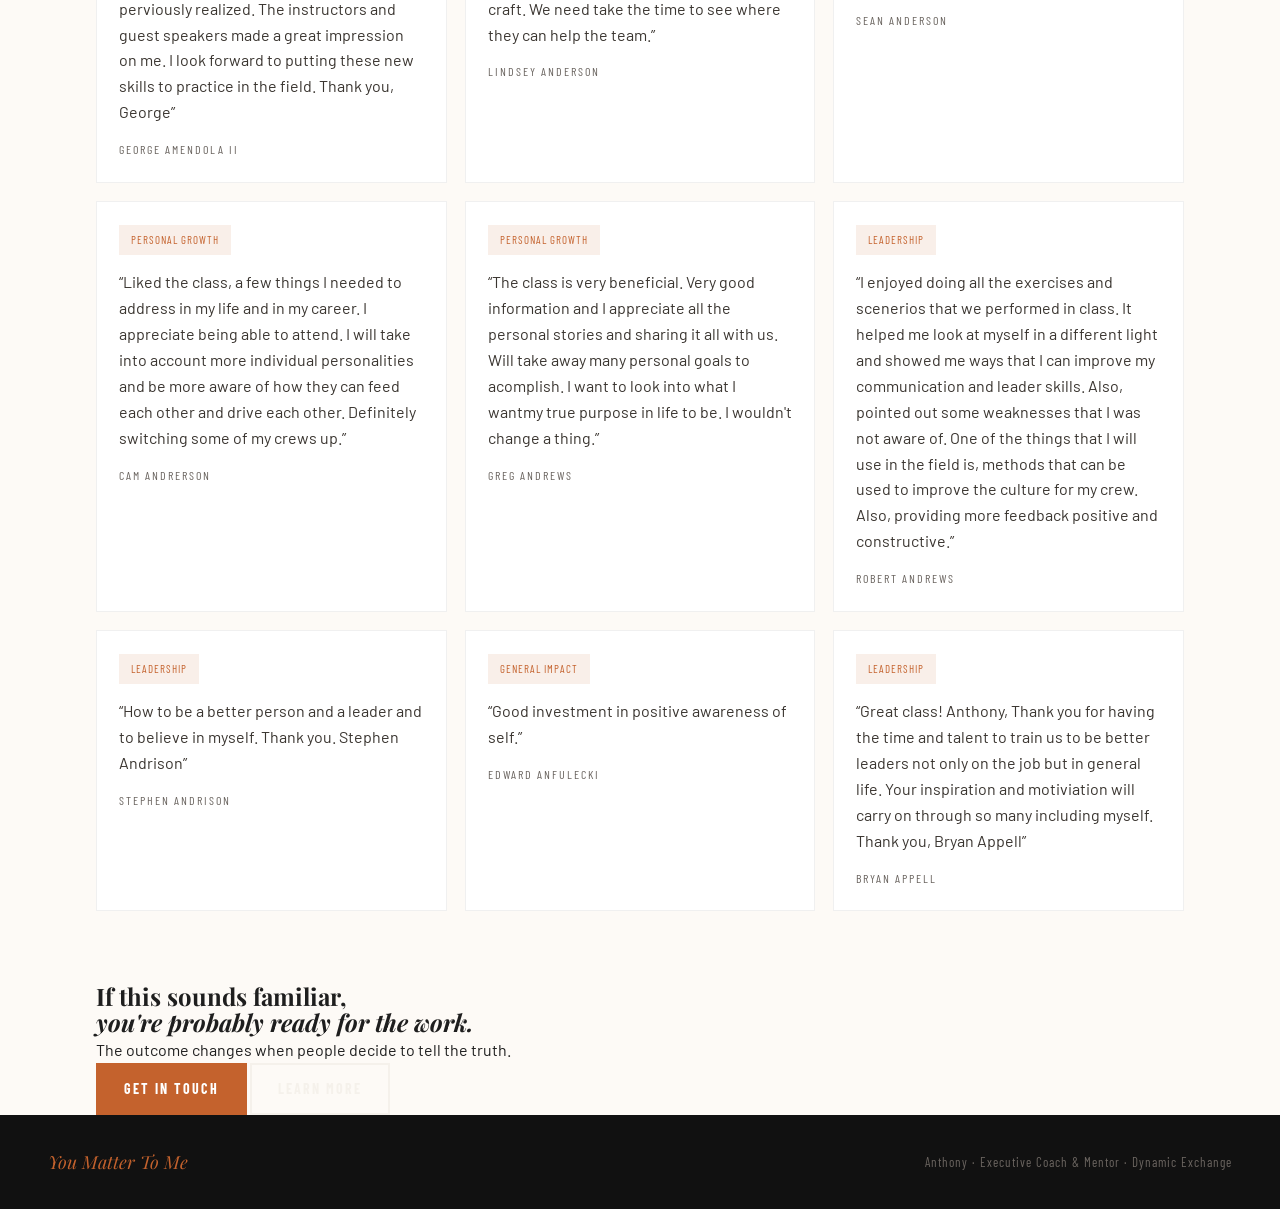
<file: testimonials.html>
<!DOCTYPE html>
<html lang="en">
<head>
<meta charset="utf-8"/>
<meta name="viewport" content="width=device-width, initial-scale=1.0"/>
<title>Testimonials | Dynamic Exchange</title>
<meta name="description" content="Real feedback from leadership workshops, coaching sessions, youth mentorship, and development experiences with Dynamic Exchange."/>

<link rel="preconnect" href="https://fonts.googleapis.com"/>
<link rel="preconnect" href="https://fonts.gstatic.com" crossorigin/>
<link href="https://fonts.googleapis.com/css2?family=Playfair+Display:ital,wght@0,700;0,900;1,700&family=Barlow:wght@300;400;500;600&family=Barlow+Condensed:wght@600;700&display=swap" rel="stylesheet"/>

<link href="css/base.css" rel="stylesheet"/>
<link href="css/nav.css" rel="stylesheet"/>
<link href="css/pages.css" rel="stylesheet"/>
<link href="images/dynamic-exchange-mark.png" rel="icon" type="image/png"/>

<style>
.testimonials-hero {
  background: var(--charcoal);
  padding: 92px 0 68px;
  text-align: center;
}
.testimonials-hero h1 {
  font-size: clamp(26px, 2.8vw, 40px);
  line-height: 0.94;
  letter-spacing: -0.04em;
  color: var(--offwhite);
  margin-bottom: 18px;
}
.testimonials-hero h1 em {
  display: block;
  color: var(--copper);
  font-size: 0.62em;
  line-height: 0.98;
}
.testimonials-hero p {
  max-width: 860px;
  margin: 0 auto;
  color: var(--light);
  font-size: 18px;
  line-height: 1.65;
}
.featured-grid {
  display: grid;
  grid-template-columns: repeat(4, minmax(0, 1fr));
  gap: 18px;
  margin-top: 32px;
}
.featured-card {
  background: var(--offwhite);
  padding: 22px;
  border-top: 4px solid var(--copper);
}
.featured-card blockquote {
  font-family: var(--font-display);
  font-size: 16px;
  line-height: 1.45;
  font-style: italic;
  margin-bottom: 16px;
}
.featured-meta {
  font-family: var(--font-ui);
  text-transform: uppercase;
  letter-spacing: 2px;
  color: var(--mid);
  font-size: 12px;
}
.quote-grid {
  display: grid;
  grid-template-columns: repeat(auto-fit,minmax(280px,1fr));
  gap: 18px;
  margin-top: 34px;
}
.approved-testimonials { display: contents; }
.quote-card {
  background: white;
  padding: 22px;
  border: 1px solid rgba(0,0,0,0.06);
}
.quote-card p {
  line-height: 1.62;
  color: #3A3530;
  margin-bottom: 14px;
}
.quote-tag {
  display: inline-block;
  padding: 6px 12px;
  background: rgba(196,98,45,0.1);
  color: var(--copper);
  font-family: var(--font-ui);
  font-size: 11px;
  letter-spacing: 1px;
  text-transform: uppercase;
  margin-bottom: 14px;
}
.share-experience-section {
  background: var(--warm-white);
  border-top: 1px solid rgba(0,0,0,0.06);
  border-bottom: 1px solid rgba(0,0,0,0.06);
}
.share-experience-inner {
  max-width: 820px;
  margin: 0 auto;
  text-align: center;
}
.share-experience-inner h2 {
  font-size: clamp(28px, 3.2vw, 40px);
  color: var(--charcoal);
  margin-bottom: 16px;
}
.share-experience-inner p {
  font-size: 17px;
  line-height: 1.62;
  color: var(--mid);
  max-width: 680px;
  margin: 0 auto 28px;
}
.share-experience-note {
  font-family: var(--font-ui);
  font-size: 12px;
  letter-spacing: 1.5px;
  text-transform: uppercase;
  color: var(--mid);
  margin-top: 18px;
}

.pattern-section { background: var(--offwhite); }
.pattern-list {
  max-width: 820px;
  margin: 30px auto 0;
  display: grid;
  gap: 14px;
}
.pattern-item {
  background: white;
  padding: 20px 24px;
  border-left: 4px solid var(--copper);
}

@media (max-width: 1100px) {
  .featured-grid {
    grid-template-columns: repeat(2, minmax(0, 1fr));
  }
}
@media (max-width: 680px) {
  .featured-grid {
    grid-template-columns: 1fr;
  }
  .featured-card blockquote {
    font-size: 16px;
  }
}

@media (max-width: 768px) {
  .testimonials-hero { padding: 76px 24px 58px; }
}
</style>
</head>

<body>
<nav aria-label="Main navigation" class="nav">
<div class="nav-inner">
<a class="nav-brand" href="index.html"><img alt="" class="nav-brand-mark" src="images/dynamic-exchange-mark.png"/><span>Dynamic Exchange</span></a>
<ul class="nav-links" role="list">
<li><a href="index.html">Home</a></li>
<li><a href="about.html">About</a></li>
<li><a href="youth.html">Youth</a></li>
<li><a href="reentry.html">Reentry</a></li>
<li><a href="coaching.html">Coaching</a></li>
<li><a href="speaking.html">Speaking</a></li>
<li><a href="testimonials.html">Testimonials</a></li>
<li class="nav-cta"><a href="contact.html">Get in Touch</a></li>
</ul>
<button aria-controls="nav-drawer" aria-expanded="false" aria-label="Open menu" class="nav-toggle">
<span></span><span></span><span></span>
</button>
</div>
</nav>
<nav aria-label="Mobile navigation" class="nav-drawer" id="nav-drawer">
<a href="index.html">Home</a>
<a href="about.html">About</a>
<a href="youth.html">Track 1: Youth</a>
<a href="reentry.html">Track 2: Reentry</a>
<a href="coaching.html">Track 3: Coaching</a>
<a href="speaking.html">Speaking</a>
<a href="testimonials.html">Testimonials</a>
<div class="nav-drawer-cta"><a href="contact.html">Get in Touch</a></div>
</nav>

<section class="testimonials-hero">
<div class="container">
<span class="eyebrow eyebrow--light">What People Remember</span>
<h1>More than a thousand people<br><span style="display:block; margin-top:0.5em"><em>have shared their experiences</em></span></h1>
<div style="width:80px; height:3px; background:var(--copper); margin:1.2em auto;"></div>
<p>Across industries, backgrounds, age groups, and life circumstances, the same themes appear again and again: honesty, growth, discomfort, accountability, purpose, leadership, and people finally seeing themselves differently.</p>
</div>
</section>

<section class="section section--white">
<div class="container">
<span class="eyebrow">Featured Testimonials</span>
<h2 class="section-heading">The patterns are impossible to ignore</h2>
<div class="featured-grid">

<div class="featured-card reveal">
  <blockquote>“This class was amazing, it helped me reflect and look at myself and showed me how I could be a better leader, better person, better father, and better husband. I brought a perspective to myself and helped my pride and self worth. It helped me be motiviated to be a better leader and inspire myself.”</blockquote>
  <div class="featured-meta">Robert Acon · Leadership</div>
</div>

<div class="featured-card reveal">
  <blockquote>“The class is very beneficial. Very good information and I appreciate all the personal stories and sharing it all with us. Will take away many personal goals to acomplish. I want to look into what I wantmy true purpose in life to be. I wouldn&#x27;t change a thing.”</blockquote>
  <div class="featured-meta">Greg Andrews · Personal Growth</div>
</div>

<div class="featured-card reveal">
  <blockquote>“At first I did not want to come to the class. But the guys in the crew talked me into coming. So I did and I&#x27;m glad I came because it made me look inside myself and do a little self evaluation. I will think before I speak to other a little more and I will listen more when they speak.”</blockquote>
  <div class="featured-meta">George Atkisson · Personal Growth</div>
</div>

<div class="featured-card reveal">
  <blockquote>“The most reflective time I have spend at work some awesome tools to use but the biggest take away is looking at myself and what I need to do to become a better leader.”</blockquote>
  <div class="featured-meta">Craig Baldwin · Leadership</div>
</div>

<div class="featured-card reveal">
  <blockquote>“How to look at myself and make adjustments to my life. How to work and use the DCOM and what it will do for my crew. How to coach vs supervise. The power of public speaking (my weakness). What this project means to all of us (the big picture). Keeping everyone safe by having the right culture.”</blockquote>
  <div class="featured-meta">Mark Bamberry · Personal Growth</div>
</div>

<div class="featured-card reveal">
  <blockquote>“The class in good in my eyes because it promotes positivity. While many trades men and women already demonstrate the abilities discussed in this class there are many that do not, but with this class maybe the other half will learn to adapt in a positive way. If we want to change the world we have to start off small and let it trickle out amounst those willing to accept change and then build a strong foundation around them.”</blockquote>
  <div class="featured-meta">Glenn Baroni · Personal Growth</div>
</div>


<div class="featured-card reveal">
  <blockquote>“Taking a lot away from this class. BELIEVE ME-I will look at things alot differently not just at work but in my personal life as well. Thank you for some very wise words of wisdom! And thanks to your team for all the hard work they do everyday! Great class!”</blockquote>
  <div class="featured-meta">Holly Abbott · Leadership</div>
</div>

<div class="featured-card reveal">
  <blockquote>“I thought this class was great and I hope to use this everyday both at work and more importantly in my personal life.”</blockquote>
  <div class="featured-meta">Michael Adams · Personal Growth</div>
</div>

</div>
</div>
</section>

<section class="section share-experience-section">
<div class="container">
<div class="share-experience-inner reveal">
<span class="eyebrow">Add Your Voice</span>
<h2>Have we worked together?</h2>
<p>If something here reflects your experience, I would genuinely value hearing from you. Share what you remember, what changed, or what stayed with you.</p>
<a class="btn btn--primary" href="share-experience.html">Share Your Experience</a>
<div class="share-experience-note">All submissions are reviewed before anything is added to the site.</div>
</div>
</div>
</section>

<section class="section pattern-section">
<div class="container">
<span class="eyebrow">Common Themes</span>
<h2 class="section-heading">Different lives<br><em>Same breakthroughs</em></h2>
<div class="pattern-list">
<div class="pattern-item">People feeling genuinely seen for the first time.</div>
<div class="pattern-item">Leaders confronting the impact of their behavior.</div>
<div class="pattern-item">Young people discovering confidence and self-worth.</div>
<div class="pattern-item">Teams learning how to communicate honestly.</div>
<div class="pattern-item">Men reclaiming identity, purpose, and accountability.</div>
</div>
</div>
</section>

<section class="section section--white">
<div class="container">
<span class="eyebrow">Voices From The Room</span>
<h2 class="section-heading">Real feedback.<br><em>Real people.</em></h2>
<div class="quote-grid">

<div class="approved-testimonials" id="approved-testimonials"></div>

<div class="quote-card reveal">
  <div class="quote-tag">Leadership</div>
  <p>“Taking a lot away from this class. BELIEVE ME-I will look at things alot differently not just at work but in my personal life as well. Thank you for some very wise words of wisdom! And thanks to your team for all the hard work they do everyday! Great class!”</p>
  <div class="featured-meta">Holly Abbott</div>
</div>

<div class="quote-card reveal">
  <div class="quote-tag">General Impact</div>
  <p>“I really enjoyed the class soaked in a ton of info being honest I need more paper to express how much I liked the class truly would love to work with you feel I could learn so much more guess not enough time together. Thank you”</p>
  <div class="featured-meta">Bernard Ackerman</div>
</div>

<div class="quote-card reveal">
  <div class="quote-tag">General Impact</div>
  <p>“I really enjoyed it there was a lot of sitting through stuff. I didn’t want to but I definetly got something out of it. All in all I liked it.”</p>
  <div class="featured-meta">Brandon Acon</div>
</div>

<div class="quote-card reveal">
  <div class="quote-tag">Leadership</div>
  <p>“This class was amazing, it helped myself reflect and look at myself and showed me how I could be a better leader, better person, better father, and better husband. I brought a perspective to myself and helped my pride and self worth. It helped me be motiviated to be a better leader and inspire myself.”</p>
  <div class="featured-meta">Robert Acon</div>
</div>

<div class="quote-card reveal">
  <div class="quote-tag">General Impact</div>
  <p>“I wish I had come to this class sooner I will be sending all of my foreman to better my crew. Thank you!!”</p>
  <div class="featured-meta">Charles Adams</div>
</div>

<div class="quote-card reveal">
  <div class="quote-tag">Personal Growth</div>
  <p>“I thought this class was great and I hope to use this everyday both at work and more importantly in my personal life.”</p>
  <div class="featured-meta">Michael Adams</div>
</div>

<div class="quote-card reveal">
  <div class="quote-tag">Personal Growth</div>
  <p>“Anthony, You&#x27;ve inspired me! I wanted to let you know that I&#x27;ve never met a more matter-of fact kind of guy in my life. You&#x27;ve let me realize that I&#x27;ve made so many decisions in life that was against my feelings! I m not addiment about my goal! This and you were the most inspirational class that i&#x27;ve ever attended. Thank you so much. -Anthony, I just want you to know that you are an incredible instructor that has impacted the way I think, walk, and go about everything I do in life! I&#x27;ve taken this back to my wife whom is a special needs teacher K-4th grade. Thank you so much for the time you take in making a difference in peoples everyday lives. You&#x27;re a matter-of-fact guy &amp; I love that about you! Thank you, Jack.”</p>
  <div class="featured-meta">Jack Adkins</div>
</div>

<div class="quote-card reveal">
  <div class="quote-tag">Leadership</div>
  <p>“As a young leader, this class brought a lot to light for me. It doesn&#x27;t matter to me anymore hat I am as young as I am in this position. People are people and with this class I gained the confidence to delivre an effective message. More importantly I learned alot about myself. What I value truly affects my decisions daily. Where I am and where I want to be is still quite a ways off but with this training, it has finally set me on the direction I needed to be on. I realized I&#x27;m not a small fish in a big pond. You are who you want to be. ot who someone says you are. Thank you and your team for doing what you do. -Jeffrey Agnone”</p>
  <div class="featured-meta">Jeff Agnon</div>
</div>

<div class="quote-card reveal">
  <div class="quote-tag">Leadership</div>
  <p>“Was very interesting. Enjoyed the interation and sense of humor. I believe everyone should have the opportunity to take this class(not only Foreman &amp; GF) to understand working together as one team concept.”</p>
  <div class="featured-meta">Gerard Aigner</div>
</div>

<div class="quote-card reveal">
  <div class="quote-tag">Personal Growth</div>
  <p>“I enjoyed the class. It put a name to alot of things I do already on a daily basis. The thing I took to heart the most was the values exercise. It made me look at myself. Thank you.”</p>
  <div class="featured-meta">David Albaugh</div>
</div>

<div class="quote-card reveal">
  <div class="quote-tag">Leadership</div>
  <p>“The tree amigos kept this class very interesting, making me see that as sa leader to a group of workers that you must dig deep to become more successful mentor in safety, speaking, quality, productivity. Own what you do.”</p>
  <div class="featured-meta">Sam Alcorn</div>
</div>

<div class="quote-card reveal">
  <div class="quote-tag">Leadership</div>
  <p>“I enjoyed the class and Mr. Baldwin. HE is an intelligent man. WE should all attempt to live our lives in the manner in which he teaches. This class is worthwhile for anyone. Not just FM &amp; GF&#x27;s. I hope to get to work around him and his team again. Thank you, J. W.”</p>
  <div class="featured-meta">Josh Allbritton</div>
</div>

<div class="quote-card reveal">
  <div class="quote-tag">Communication</div>
  <p>“I enjoyed the ability for open conversation. The instructors were informative and were into what they were teaching.”</p>
  <div class="featured-meta">Drew Allen</div>
</div>

<div class="quote-card reveal">
  <div class="quote-tag">General Impact</div>
  <p>“Fabulous class. Sorry to bust your balls”</p>
  <div class="featured-meta">Chip Almasy</div>
</div>

<div class="quote-card reveal">
  <div class="quote-tag">General Impact</div>
  <p>“Had a great time. Learned alot of good stuff. very inspiring.”</p>
  <div class="featured-meta">Jose Alvarez</div>
</div>

<div class="quote-card reveal">
  <div class="quote-tag">Leadership</div>
  <p>“I learned many tools to help me and help my team how to do better and be better. Learning how to better assess my crew, this skills and how to better group them. Quality means more to safety than perviously realized. The instructors and guest speakers made a great impression on me. I look forward to putting these new skills to practice in the field. Thank you, George”</p>
  <div class="featured-meta">George Amendola Ii</div>
</div>

<div class="quote-card reveal">
  <div class="quote-tag">Leadership</div>
  <p>“Got a lot out of the class. Great class really enjoyed. Commitment: Open mind to guys more, focus on mysel and take it ot the field, coach more, give each person a change even if the crew member is not the craft. We need take the time to see where they can help the team.”</p>
  <div class="featured-meta">Lindsey Anderson</div>
</div>

<div class="quote-card reveal">
  <div class="quote-tag">Leadership</div>
  <p>“The most important part of this class for me is it started me down the path to be a better leader, father, husband, and some gave me the tools and ideas to begin this journey. Thanks”</p>
  <div class="featured-meta">Sean Anderson</div>
</div>

<div class="quote-card reveal">
  <div class="quote-tag">Personal Growth</div>
  <p>“Liked the class, a few things I needed to address in my life and in my career. I appreciate being able to attend. I will take into account more individual personalities and be more aware of how they can feed each other and drive each other. Definitely switching some of my crews up.”</p>
  <div class="featured-meta">Cam Andrerson</div>
</div>

<div class="quote-card reveal">
  <div class="quote-tag">Personal Growth</div>
  <p>“The class is very beneficial. Very good information and I appreciate all the personal stories and sharing it all with us. Will take away many personal goals to acomplish. I want to look into what I wantmy true purpose in life to be. I wouldn&#x27;t change a thing.”</p>
  <div class="featured-meta">Greg Andrews</div>
</div>

<div class="quote-card reveal">
  <div class="quote-tag">Leadership</div>
  <p>“I enjoyed doing all the exercises and scenerios that we performed in class. It helped me look at myself in a different light and showed me ways that I can improve my communication and leader skills. Also, pointed out some weaknesses that I was not aware of. One of the things that I will use in the field is, methods that can be used to improve the culture for my crew. Also, providing more feedback positive and constructive.”</p>
  <div class="featured-meta">Robert Andrews</div>
</div>

<div class="quote-card reveal">
  <div class="quote-tag">Leadership</div>
  <p>“How to be a better person and a leader and to believe in myself. Thank you. Stephen Andrison”</p>
  <div class="featured-meta">Stephen Andrison</div>
</div>

<div class="quote-card reveal">
  <div class="quote-tag">General Impact</div>
  <p>“Good investment in positive awareness of self.”</p>
  <div class="featured-meta">Edward Anfulecki</div>
</div>

<div class="quote-card reveal">
  <div class="quote-tag">Leadership</div>
  <p>“Great class! Anthony, Thank you for having the time and talent to train us to be better leaders not only on the job but in general life. Your inspiration and motiviation will carry on through so many including myself. Thank you, Bryan Appell”</p>
  <div class="featured-meta">Bryan Appell</div>
</div>

</div>
</div>
</section>

<section class="cta-section">
<div class="container">
<h2>If this sounds familiar,<br><em>you're probably ready for the work.</em></h2>
<p>The outcome changes when people decide to tell the truth.</p>
<div class="cta-buttons">
<a class="btn btn--primary" href="contact.html">Get in Touch</a>
<a class="btn btn--outline" href="about.html">Learn More</a>
</div>
</div>
</section>

<footer class="signoff">
<p>You Matter To Me</p>
<small>Anthony · Executive Coach &amp; Mentor · Dynamic Exchange</small>
</footer>
<script src="js/testimonials.js"></script>
<script src="js/main.js"></script>
</body>
</html>
</file>
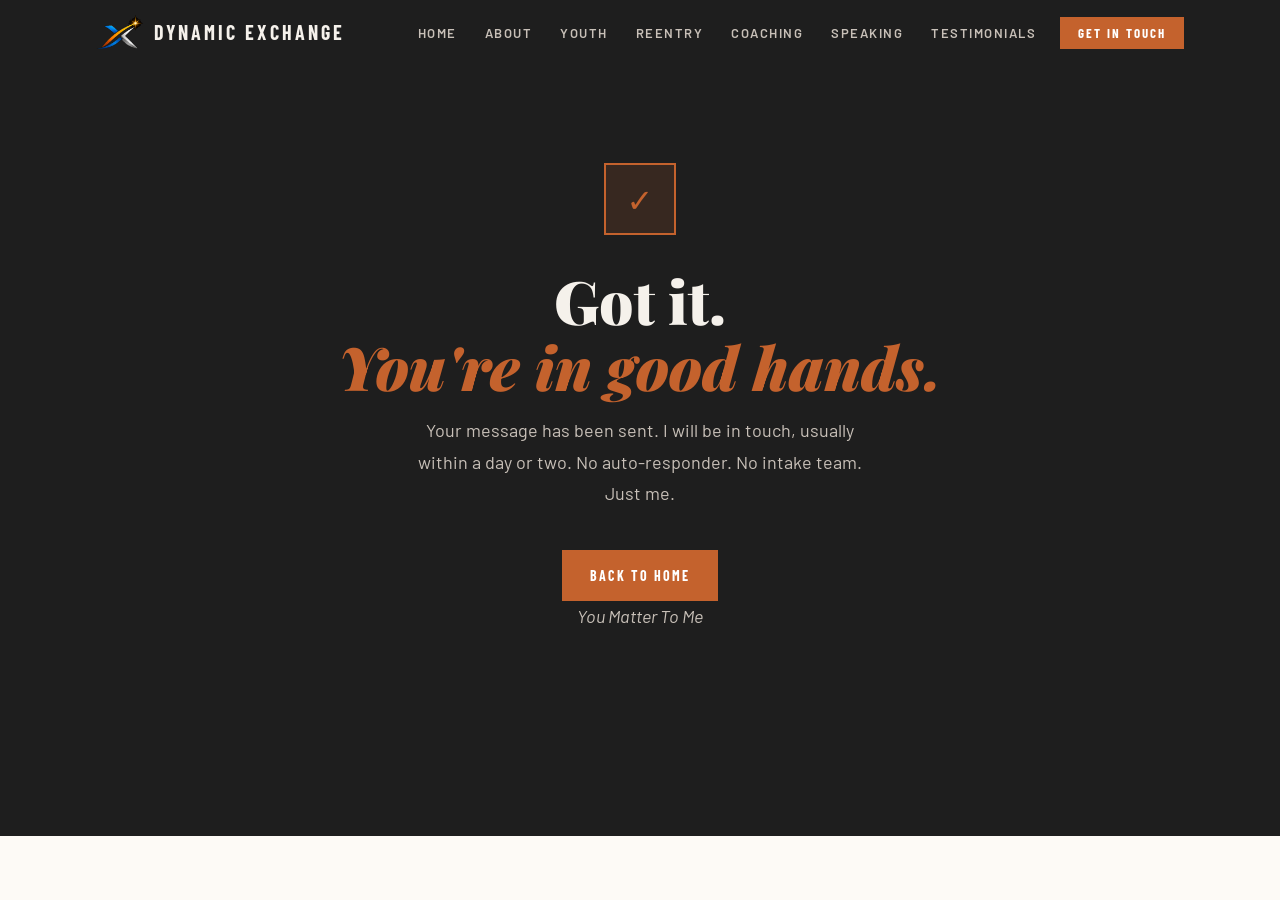
<file: thank-you.html>
<!DOCTYPE html>

<html lang="en">
<head>
<meta charset="utf-8"/>
<meta content="width=device-width, initial-scale=1.0" name="viewport"/>
<title>Got It | Anthony | Unleashing Genius</title>
<meta content="Message received. Anthony will be in touch." name="description"/>
<!-- Prevent search indexing for confirmation page -->
<meta content="noindex, nofollow" name="robots"/>
<!-- Fonts -->
<link href="https://fonts.googleapis.com" rel="preconnect"/>
<link crossorigin="" href="https://fonts.gstatic.com" rel="preconnect"/>
<link href="https://fonts.googleapis.com/css2?family=Playfair+Display:ital,wght@0,700;0,900;1,700&amp;family=Barlow:wght@300;400;500;600&amp;family=Barlow+Condensed:wght@600;700&amp;display=swap" rel="stylesheet"/>
<!-- Styles -->
<link href="css/base.css" rel="stylesheet"/>
<link href="css/nav.css" rel="stylesheet"/>
<link href="css/pages.css" rel="stylesheet"/>
<link href="images/dynamic-exchange-mark.png" rel="icon" type="image/png"/>
</head>
<body>
<!-- NAVIGATION -->
<nav aria-label="Main navigation" class="nav">
<div class="nav-inner">
<a class="nav-brand" href="index.html"><img alt="" class="nav-brand-mark" src="images/dynamic-exchange-mark.png"/><span>Dynamic Exchange</span></a>
<ul class="nav-links" role="list">
<li><a href="index.html">Home</a></li>
<li><a href="about.html">About</a></li>
<li><a href="youth.html">Youth</a></li>
<li><a href="reentry.html">Reentry</a></li>
<li><a href="coaching.html">Coaching</a></li>
<li><a href="speaking.html">Speaking</a></li>
<li><a href="testimonials.html">Testimonials</a></li>
<li class="nav-cta"><a href="contact.html">Get in Touch</a></li>
</ul>
<button aria-controls="nav-drawer" aria-expanded="false" aria-label="Open menu" class="nav-toggle">
<span></span><span></span><span></span>
</button>
</div>
</nav>
<nav aria-label="Mobile navigation" class="nav-drawer" id="nav-drawer">
<a href="index.html">Home</a>
<a href="about.html">About</a>
<a href="youth.html">Track 1: Youth</a>
<a href="reentry.html">Track 2: Reentry</a>
<a href="coaching.html">Track 3: Coaching</a>
<a href="speaking.html">Speaking</a>
<a href="testimonials.html">Testimonials</a>
<div class="nav-drawer-cta"><a href="contact.html">Get in Touch</a></div>
</nav>
<!-- THANK YOU -->
<div class="thankyou-wrap" role="main">
<div aria-hidden="true" class="thankyou-check">✓</div>
<h1>Got it.<br/><em>You're in good hands.</em></h1>
<p> Your message has been sent. I will be in touch, usually within a day or two. No auto-responder. No intake team. Just me. </p>
<a class="btn btn--primary" href="index.html">Back to Home</a>
<p class="thankyou-signoff">You Matter To Me</p>
</div>
<script src="js/main.js"></script>
</body>
</html>
</file>
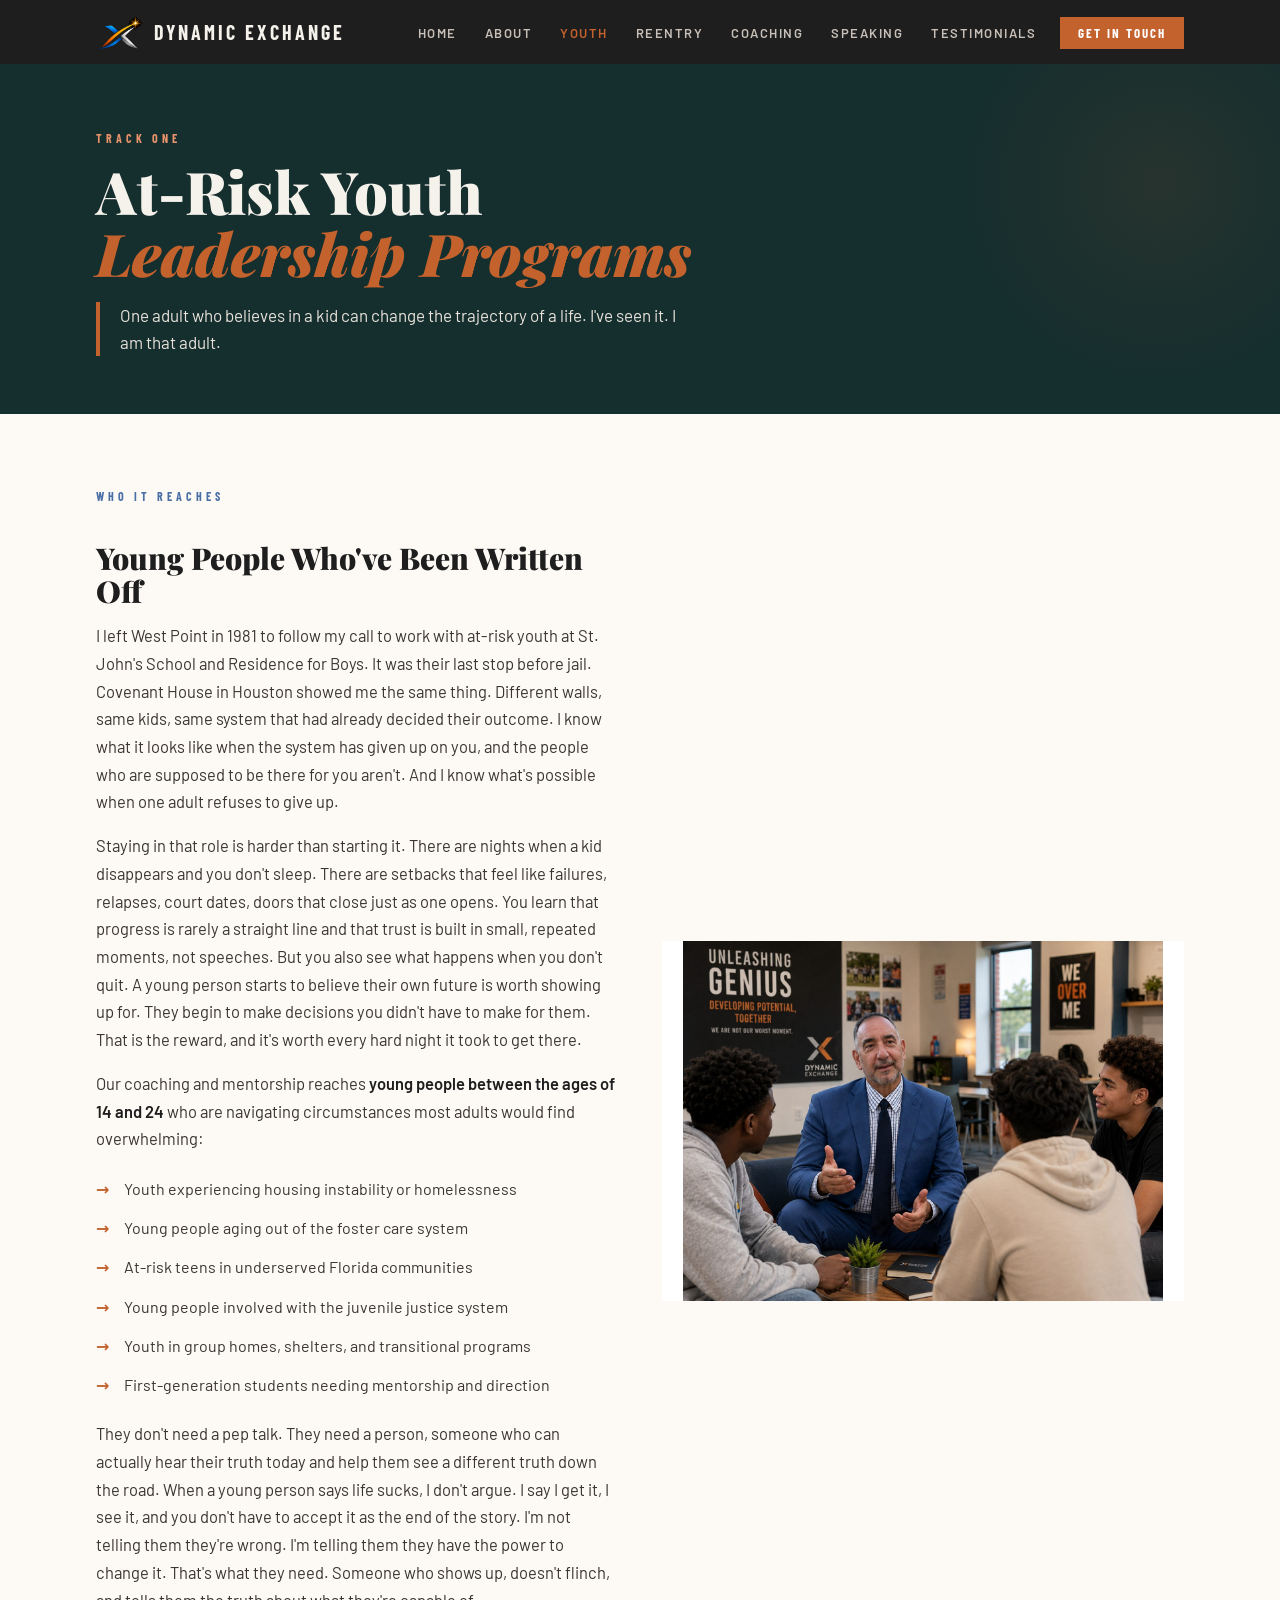
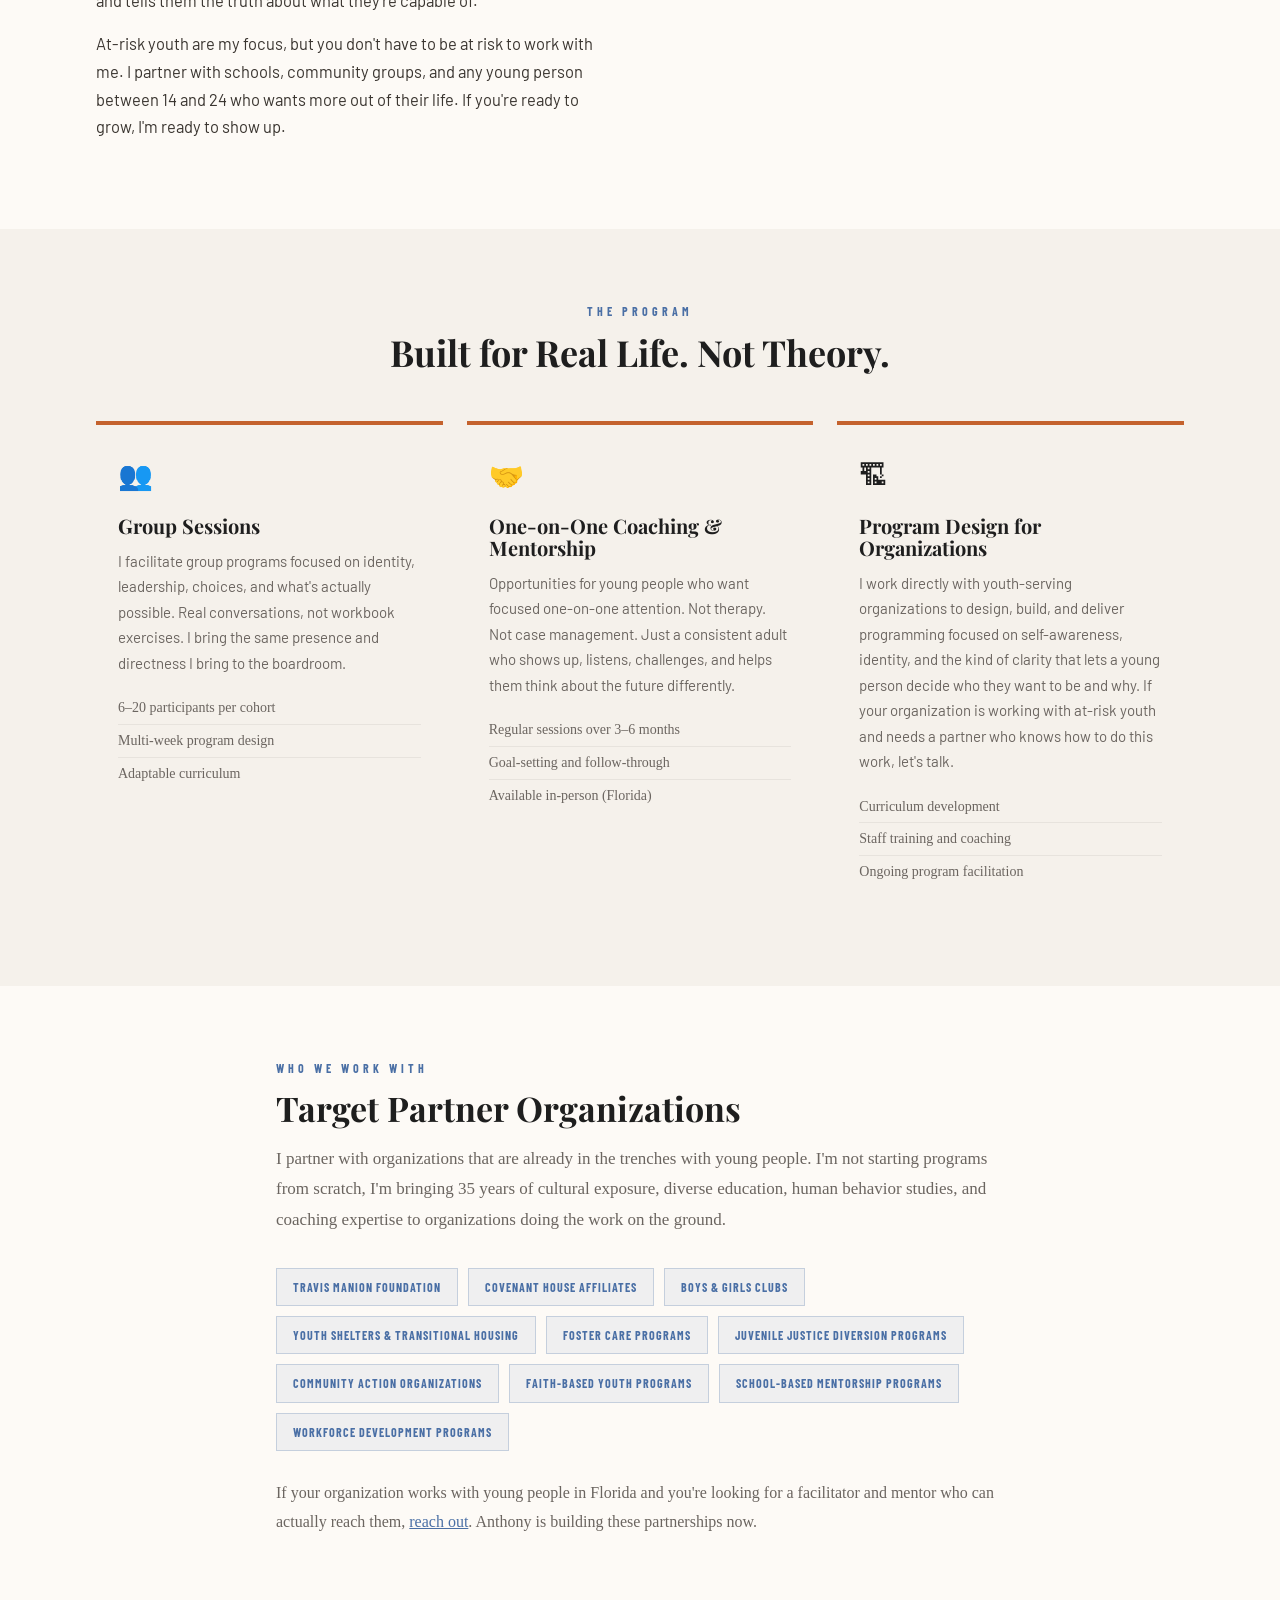
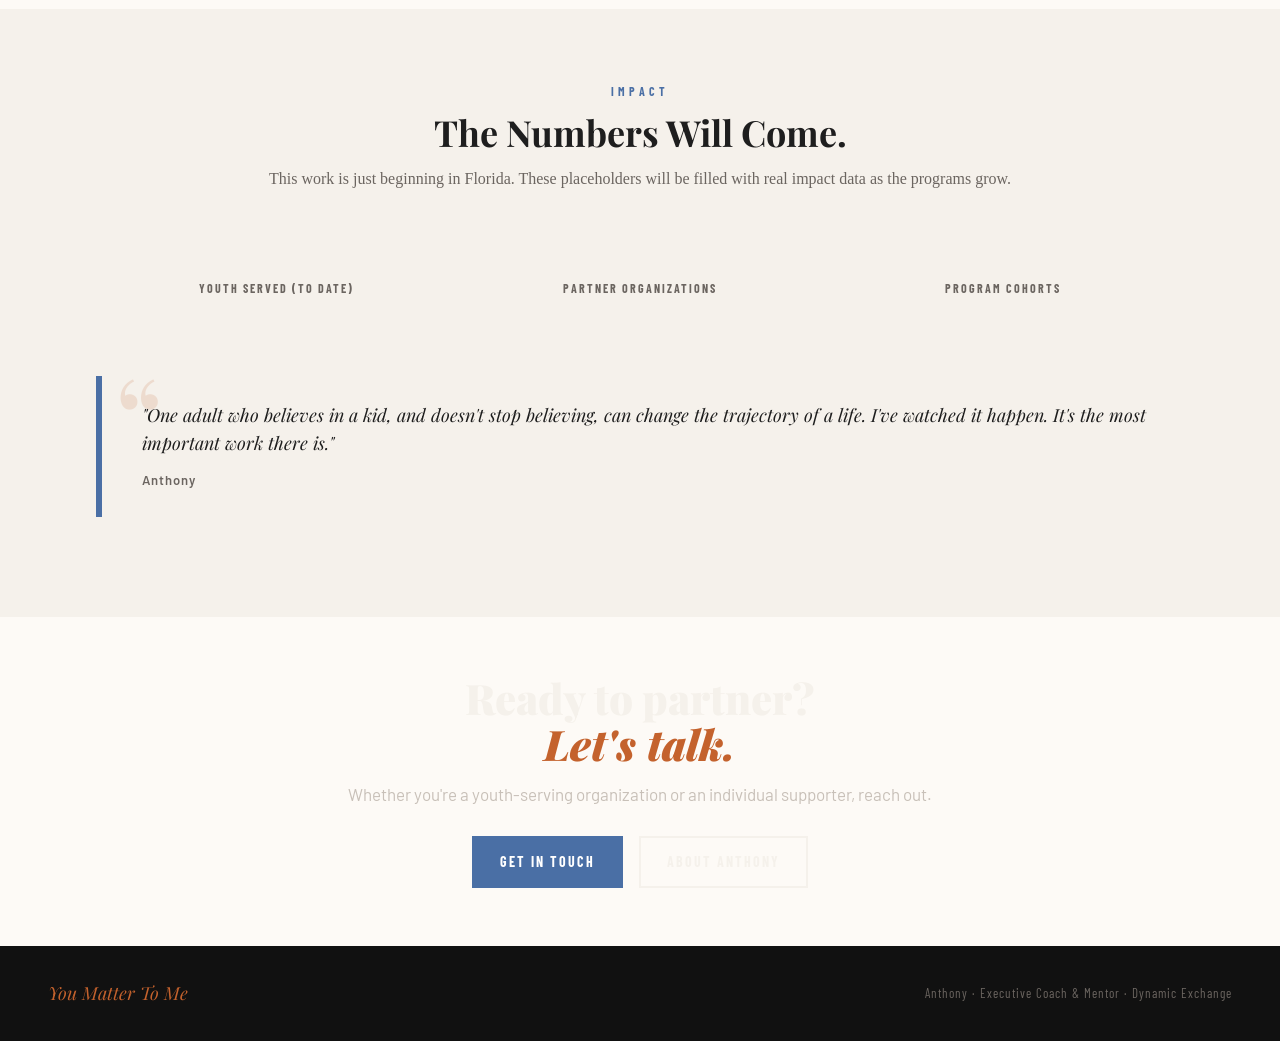
<file: youth.html>
<!DOCTYPE html>

<html lang="en">
<head>
<meta charset="utf-8"/>
<meta content="width=device-width, initial-scale=1.0" name="viewport"/>
<title>Youth Programs | Track 1: At-Risk Youth Leadership · Anthony</title>
<meta content="Leadership programs for young people who haven't been given a fair shot. Anthony partners with youth-serving organizations in Florida to deliver real conversations about identity, choices, and what's possible." name="description"/>
<!-- Open Graph -->
<meta content="Track 1: At-Risk Youth Leadership Programs" property="og:title"/>
<meta content="One adult who believes in a kid can change the trajectory of a life. Anthony works with youth-serving organizations to make that happen." property="og:description"/>
<meta content="website" property="og:type"/>
<!-- Fonts -->
<link href="https://fonts.googleapis.com" rel="preconnect"/>
<link crossorigin="" href="https://fonts.gstatic.com" rel="preconnect"/>
<link href="https://fonts.googleapis.com/css2?family=Playfair+Display:ital,wght@0,700;0,900;1,700&amp;family=Barlow:wght@300;400;500;600&amp;family=Barlow+Condensed:wght@600;700&amp;display=swap" rel="stylesheet"/>
<!-- Styles -->
<link href="css/base.css" rel="stylesheet"/>
<link href="css/nav.css" rel="stylesheet"/>
<link href="css/pages.css" rel="stylesheet"/>
<style>
    /* Track 1 teal accents */
    .eyebrow { color: var(--blue); }
    .page-hero { background: #152E2E; }
    .page-hero .eyebrow { color: var(--copper-lt); }
    .page-hero h1 { color: #F5F1EB; }
    .page-hero h1 em { color: var(--copper); }
    .page-hero .page-hero-sub { color: #E8E2DA; }
    .pull-quote { border-left-color: var(--blue); }
    .feature-icon { background: rgba(13,110,110,0.1); }
    .timeline::before { background: linear-gradient(to bottom, var(--blue), rgba(74,111,165,0.2)); }
    .timeline-item::before { background: var(--blue); }
    .timeline-year { color: var(--blue); }
    .cta-strip { background: var(--teal2); }
    .btn--primary { background: var(--blue); border-color: var(--blue); color: #fff; }
    .btn--primary:hover { background: var(--teal2); border-color: var(--teal2); }
  </style>
<link href="images/dynamic-exchange-mark.png" rel="icon" type="image/png"/>
</head>
<body>
<!-- NAVIGATION -->
<nav aria-label="Main navigation" class="nav">
<div class="nav-inner">
<a class="nav-brand" href="index.html"><img alt="" class="nav-brand-mark" src="images/dynamic-exchange-mark.png"/><span>Dynamic Exchange</span></a>
<ul class="nav-links" role="list">
<li><a href="index.html">Home</a></li>
<li><a href="about.html">About</a></li>
<li><a href="youth.html">Youth</a></li>
<li><a href="reentry.html">Reentry</a></li>
<li><a href="coaching.html">Coaching</a></li>
<li><a href="speaking.html">Speaking</a></li>
<li><a href="testimonials.html">Testimonials</a></li>
<li class="nav-cta"><a href="contact.html">Get in Touch</a></li>
</ul>
<button aria-controls="nav-drawer" aria-expanded="false" aria-label="Open menu" class="nav-toggle">
<span></span><span></span><span></span>
</button>
</div>
</nav>
<nav aria-label="Mobile navigation" class="nav-drawer" id="nav-drawer">
<a href="index.html">Home</a>
<a href="about.html">About</a>
<a href="youth.html">Track 1: Youth</a>
<a href="reentry.html">Track 2: Reentry</a>
<a href="coaching.html">Track 3: Coaching</a>
<a href="speaking.html">Speaking</a>
<a href="testimonials.html">Testimonials</a>
<div class="nav-drawer-cta"><a href="contact.html">Get in Touch</a></div>
</nav>
<div class="nav-spacer"></div>
<!-- PAGE HERO -->
<section aria-labelledby="youth-heading" class="page-hero">
<div class="container">
<div class="eyebrow eyebrow--light">Track One</div>
<h1 id="youth-heading"> At-Risk Youth<br/>
<em>Leadership Programs</em>
</h1>
<p class="page-hero-sub"> One adult who believes in a kid can change the trajectory of a life. I've seen it. I am that adult.</p>
</div>
</section>
<!-- WHO IT REACHES -->
<section class="section section--white">
<div class="container">
<div class="two-col two-col--center">
<div class="prose">
<div class="eyebrow">Who It Reaches</div>
<h2>Young People Who've Been Written Off</h2>
<p>I left West Point in 1981 to follow my call to work with at-risk youth at St. John's School and Residence for Boys. It was their last stop before jail. Covenant House in Houston showed me the same thing. Different walls, same kids, same system that had already decided their outcome. I know what it looks like when the system has given up on you, and the people who are supposed to be there for you aren't. And I know what's possible when one adult refuses to give up.</p>
<p>Staying in that role is harder than starting it. There are nights when a kid disappears and you don't sleep. There are setbacks that feel like failures, relapses, court dates, doors that close just as one opens. You learn that progress is rarely a straight line and that trust is built in small, repeated moments, not speeches. But you also see what happens when you don't quit. A young person starts to believe their own future is worth showing up for. They begin to make decisions you didn't have to make for them. That is the reward, and it's worth every hard night it took to get there.</p>
<p>Our coaching and mentorship reaches <strong>young people between the ages of 14 and 24</strong> who are navigating circumstances most adults would find overwhelming:</p>
<ul>
<li>Youth experiencing housing instability or homelessness</li>
<li>Young people aging out of the foster care system</li>
<li>At-risk teens in underserved Florida communities</li>
<li>Young people involved with the juvenile justice system</li>
<li>Youth in group homes, shelters, and transitional programs</li>
<li>First-generation students needing mentorship and direction</li>
</ul>
<p>They don't need a pep talk. They need a person, someone who can actually hear their truth today and help them see a different truth down the road. When a young person says life sucks, I don't argue. I say I get it, I see it, and you don't have to accept it as the end of the story. I'm not telling them they're wrong. I'm telling them they have the power to change it. That's what they need. Someone who shows up, doesn't flinch, and tells them the truth about what they're capable of.</p>
<p>At-risk youth are my focus, but you don't have to be at risk to work with me. I partner with schools, community groups, and any young person between 14 and 24 who wants more out of their life. If you're ready to grow, I'm ready to show up.</p>
</div>
<div class="page-photo reveal">
<img alt="Anthony mentoring young men in conversation" class="photo-slot" loading="lazy" onerror="this.style.display='none'" src="images/youth-mentoring-1.jpg"/>
<div class="page-photo-placeholder">
<svg aria-hidden="true" fill="none" height="40" stroke="currentColor" stroke-width="1.5" viewbox="0 0 24 24" width="40"><rect height="18" rx="2" width="18" x="3" y="3"></rect><circle cx="8.5" cy="8.5" r="1.5"></circle><path d="M21 15l-5-5L5 21"></path></svg>
<span>youth.jpg</span>
</div>
</div>
</div>
</div>
</section>
<!-- PROGRAM MODEL -->
<section class="section section--warm">
<div class="container">
<div class="eyebrow" style="text-align:center;">The Program</div>
<h2 class="reveal" style="font-size:36px; color:var(--charcoal); text-align:center; margin-bottom:48px;">Built for Real Life. Not Theory.</h2>
<div class="program-grid">
<div class="program-card reveal">
<div aria-hidden="true" style="font-size:28px; margin-bottom:16px;">👥</div>
<h3>Group Sessions</h3>
<p>I facilitate group programs focused on identity, leadership, choices, and what's actually possible. Real conversations, not workbook exercises. I bring the same presence and directness I bring to the boardroom.</p>
<ul style="list-style:none; margin-top:16px;">
<li style="font-family:'Lora',serif; font-size:14px; color:var(--mid); padding:4px 0; border-bottom:1px solid rgba(0,0,0,0.06);">6–20 participants per cohort</li>
<li style="font-family:'Lora',serif; font-size:14px; color:var(--mid); padding:4px 0; border-bottom:1px solid rgba(0,0,0,0.06);">Multi-week program design</li>
<li style="font-family:'Lora',serif; font-size:14px; color:var(--mid); padding:4px 0;">Adaptable curriculum</li>
</ul>
</div>
<div class="program-card reveal">
<div aria-hidden="true" style="font-size:28px; margin-bottom:16px;">🤝</div>
<h3>One-on-One Coaching & Mentorship</h3>
<p>Opportunities for young people who want focused one-on-one attention. Not therapy. Not case management. Just a consistent adult who shows up, listens, challenges, and helps them think about the future differently.</p>
<ul style="list-style:none; margin-top:16px;">
<li style="font-family:'Lora',serif; font-size:14px; color:var(--mid); padding:4px 0; border-bottom:1px solid rgba(0,0,0,0.06);">Regular sessions over 3–6 months</li>
<li style="font-family:'Lora',serif; font-size:14px; color:var(--mid); padding:4px 0; border-bottom:1px solid rgba(0,0,0,0.06);">Goal-setting and follow-through</li>
<li style="font-family:'Lora',serif; font-size:14px; color:var(--mid); padding:4px 0;">Available in-person (Florida)</li>
</ul>
</div>
<div class="program-card reveal">
<div aria-hidden="true" style="font-size:28px; margin-bottom:16px;">🏗</div>
<h3>Program Design for Organizations</h3>
<p>I work directly with youth-serving organizations to design, build, and deliver programming focused on self-awareness, identity, and the kind of clarity that lets a young person decide who they want to be and why. If your organization is working with at-risk youth and needs a partner who knows how to do this work, let's talk.</p>
<ul style="list-style:none; margin-top:16px;">
<li style="font-family:'Lora',serif; font-size:14px; color:var(--mid); padding:4px 0; border-bottom:1px solid rgba(0,0,0,0.06);">Curriculum development</li>
<li style="font-family:'Lora',serif; font-size:14px; color:var(--mid); padding:4px 0; border-bottom:1px solid rgba(0,0,0,0.06);">Staff training and coaching</li>
<li style="font-family:'Lora',serif; font-size:14px; color:var(--mid); padding:4px 0;">Ongoing program facilitation</li>
</ul>
</div>
</div>
</div>
</section>
<!-- PARTNER ORGANIZATIONS -->
<section class="section section--white">
<div class="container" style="max-width:800px;">
<div class="eyebrow">Who We Work With</div>
<h2 class="reveal" style="font-size:34px; color:var(--charcoal); margin-bottom:16px;">Target Partner Organizations</h2>
<p class="reveal" style="font-family:'Lora',serif; font-size:17px; color:var(--mid); margin-bottom:32px; line-height:1.8;"> I partner with organizations that are already in the trenches with young people. I'm not starting programs from scratch, I'm bringing 35 years of cultural exposure, diverse education, human behavior studies, and coaching expertise to organizations doing the work on the ground. </p>
<div class="partner-list reveal">
<span class="partner-tag">Travis Manion Foundation</span>
<span class="partner-tag">Covenant House Affiliates</span>
<span class="partner-tag">Boys &amp; Girls Clubs</span>
<span class="partner-tag">Youth Shelters &amp; Transitional Housing</span>
<span class="partner-tag">Foster Care Programs</span>
<span class="partner-tag">Juvenile Justice Diversion Programs</span>
<span class="partner-tag">Community Action Organizations</span>
<span class="partner-tag">Faith-Based Youth Programs</span>
<span class="partner-tag">School-Based Mentorship Programs</span>
<span class="partner-tag">Workforce Development Programs</span>
</div>
<p class="reveal" style="font-family:'Lora',serif; font-size:16px; color:var(--mid); margin-top:28px; line-height:1.8;"> If your organization works with young people in Florida and you're looking for a facilitator and mentor who can actually reach them, <a href="contact.html" style="color:var(--blue); text-decoration:underline;">reach out</a>. Anthony is building these partnerships now. </p>
</div>
</section>
<!-- IMPACT -->
<section class="section section--warm">
<div class="container">
<div class="eyebrow" style="text-align:center;">Impact</div>
<h2 class="reveal" style="font-size:36px; color:var(--charcoal); text-align:center; margin-bottom:12px;">The Numbers Will Come.</h2>
<p class="reveal" style="text-align:center; font-family:'Lora',serif; color:var(--mid); font-size:16px; margin-bottom:48px;">This work is just beginning in Florida. These placeholders will be filled with real impact data as the programs grow.</p>
<div class="stat-cards">
<div class="stat-card reveal">
<div class="stat-card-num" style="color:var(--blue);"></div>
<div class="stat-card-label">Youth Served (to date)</div>
</div>
<div class="stat-card reveal">
<div class="stat-card-num" style="color:var(--blue);"></div>
<div class="stat-card-label">Partner Organizations</div>
</div>
<div class="stat-card reveal">
<div class="stat-card-num" style="color:var(--blue);"></div>
<div class="stat-card-label">Program Cohorts</div>
</div>
</div>
<div class="pull-quote reveal" style="margin-top:48px; border-left-color:var(--blue);">
<p>"One adult who believes in a kid, and doesn't stop believing, can change the trajectory of a life. I've watched it happen. It's the most important work there is."</p>
<cite>Anthony</cite>
</div>
</div>
</section>
<!-- CTA -->
<div class="cta-strip">
<div class="container reveal">
<h2>Ready to partner?<br/><em>Let's talk.</em></h2>
<p>Whether you're a youth-serving organization or an individual supporter, reach out.</p>
<div class="cta-buttons">
<a class="btn btn--primary" href="contact.html">Get in Touch</a>
<a class="btn btn--outline" href="about.html">About Anthony</a>
</div>
</div>
</div>
<!-- FOOTER -->
<footer class="signoff">
<p>You Matter To Me</p>
<small>Anthony · Executive Coach &amp; Mentor · Dynamic Exchange</small>
</footer>
<script src="js/main.js"></script>
</body>
</html>
</file>
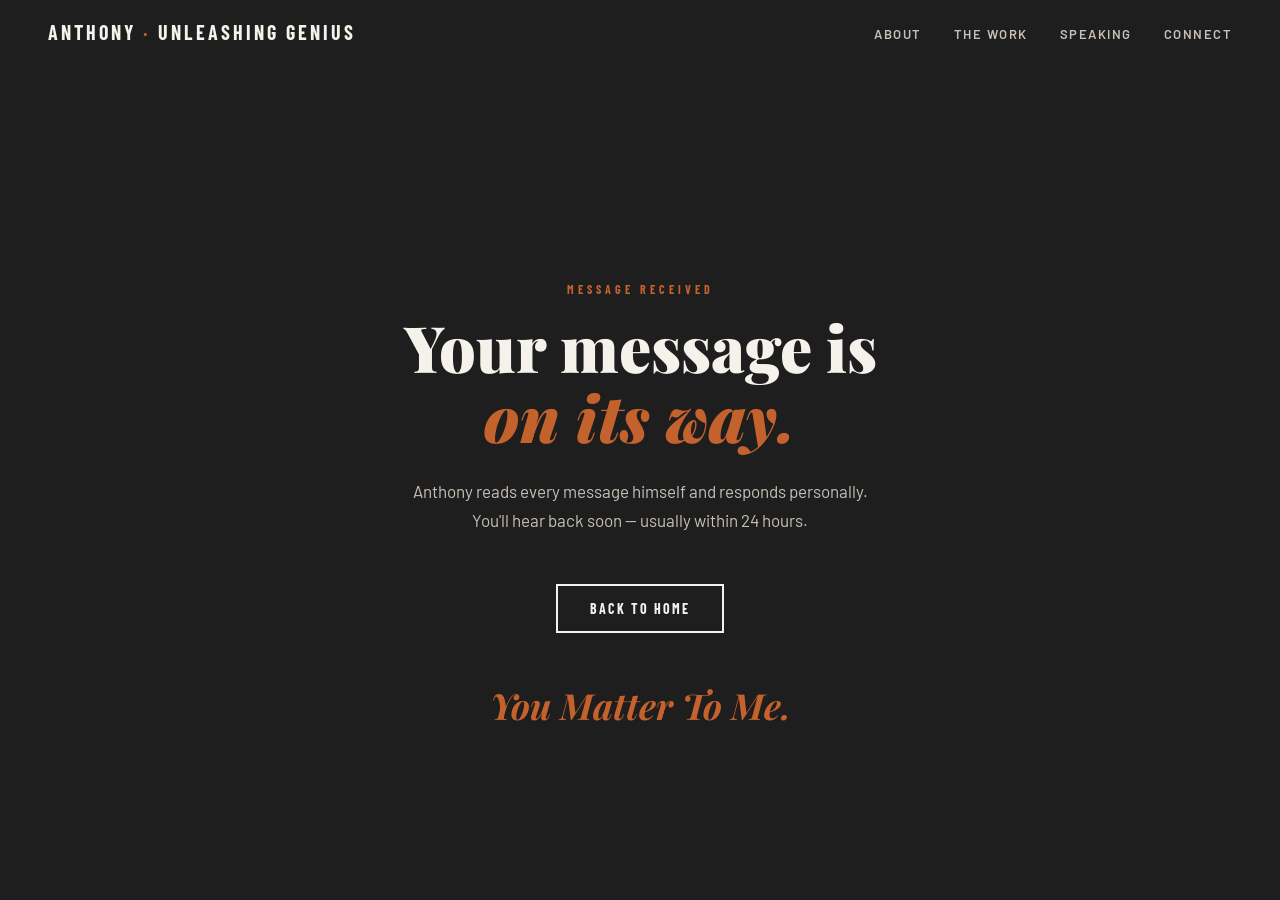
<file: contact/thank-you.html>
<!DOCTYPE html>
<html lang="en">
<head>
  <meta charset="UTF-8">
  <meta name="viewport" content="width=device-width, initial-scale=1.0">
  <title>Message Sent | Anthony · Unleashing Genius</title>
  <meta name="robots" content="noindex, nofollow">

  <!-- Fonts -->
  <link rel="preconnect" href="https://fonts.googleapis.com">
  <link rel="preconnect" href="https://fonts.gstatic.com" crossorigin>
  <link href="https://fonts.googleapis.com/css2?family=Playfair+Display:ital,wght@0,700;0,900;1,700&family=Barlow:wght@300;400;500;600&family=Barlow+Condensed:wght@600;700&display=swap" rel="stylesheet">

  <!-- Styles -->
  <link rel="stylesheet" href="../css/styles.css">

  <style>
    .thankyou-page {
      min-height: 100vh;
      background: var(--charcoal);
      display: flex;
      flex-direction: column;
      align-items: center;
      justify-content: center;
      text-align: center;
      padding: 48px 24px;
    }
    .thankyou-check {
      font-size: 64px;
      margin-bottom: 32px;
      display: block;
    }
    .thankyou-label {
      font-family: 'Barlow Condensed', sans-serif;
      font-size: 12px;
      font-weight: 700;
      letter-spacing: 4px;
      text-transform: uppercase;
      color: var(--copper);
      margin-bottom: 16px;
      display: block;
    }
    .thankyou-heading {
      font-family: 'Playfair Display', serif;
      font-size: clamp(36px, 5vw, 64px);
      font-weight: 900;
      color: var(--offwhite);
      line-height: 1.1;
      margin-bottom: 24px;
    }
    .thankyou-heading em {
      color: var(--copper);
      font-style: italic;
    }
    .thankyou-body {
      font-size: 17px;
      line-height: 1.75;
      color: var(--light);
      max-width: 480px;
      margin-bottom: 48px;
    }
    .thankyou-signoff {
      font-family: 'Playfair Display', serif;
      font-size: 36px;
      font-weight: 700;
      color: var(--copper);
      font-style: italic;
      margin-top: 48px;
    }
  </style>
</head>
<body>

  <!-- NAV -->
  <nav>
    <a class="nav-logo" href="/">Anthony <span>·</span> Unleashing Genius</a>
    <ul class="nav-links" id="nav-links" role="list">
      <li><a href="/#about">About</a></li>
      <li><a href="/#tracks">The Work</a></li>
      <li><a href="/#speaking">Speaking</a></li>
      <li><a href="/#contact">Connect</a></li>
    </ul>
  </nav>

  <div class="thankyou-page">
    <span class="thankyou-check" aria-hidden="true">✓</span>
    <span class="thankyou-label">Message Received</span>
    <h1 class="thankyou-heading">
      Your message is<br><em>on its way.</em>
    </h1>
    <p class="thankyou-body">
      Anthony reads every message himself and responds personally.
      You'll hear back soon — usually within 24 hours.
    </p>
    <a href="/" class="btn btn-outline">Back to Home</a>
    <p class="thankyou-signoff">You Matter To Me.</p>
  </div>

  <script src="../js/main.js"></script>
</body>
</html>
</file>
<file: css/base.css>
/* ─────────────────────────────────────────────
   BASE.CSS — Reset, Variables, Typography
   Anthony | Unleashing Genius
───────────────────────────────────────────── */

*, *::before, *::after {
  box-sizing: border-box;
  margin: 0;
  padding: 0;
}

:root {
  /* Core palette — from prototype */
  --charcoal:   #1E1E1E;
  --copper:     #C4622D;
  --copper-lt:  #E8936A;
  --blue:       #4A6FA5;
  --blue-lt:    #D0DDEF;
  --green:      #2D6F6A;
  --green-lt:   #D7ECE9;
  --track-youth:       #2D6F6A;
  --track-youth-glow:  rgba(45, 111, 106, 0.55);
  --track-youth-light: #D7ECE9;
  --offwhite:   #F5F1EB;
  --warm-white: #FDFAF6;
  --mid:        #6B6560;
  --light:      #C8C0B8;
  --dark-footer:#111111;

  /* Typography */
  --font-display: 'Playfair Display', Georgia, serif;
  --font-body:    'Barlow', system-ui, sans-serif;
  --font-ui:      'Barlow Condensed', system-ui, sans-serif;

  /* Spacing */
  --section-pad:    96px;
  --container-max:  1160px;
  --container-pad:  48px;
}

html {
  scroll-behavior: smooth;
  -webkit-font-smoothing: antialiased;
}

body {
  font-family: var(--font-body);
  background: var(--warm-white);
  color: var(--charcoal);
  line-height: 1.7;
  overflow-x: clip;
}

/* ── HEADINGS ── */
h1, h2, h3, h4, h5, h6 {
  font-family: var(--font-display);
  line-height: 1.1;
}

/* ── LINKS ── */
a { color: inherit; text-decoration: none; }
a:focus-visible {
  outline: 2px solid var(--copper);
  outline-offset: 2px;
}

/* ── IMAGES ── */
img {
  max-width: 100%;
  height: auto;
  display: block;
}

/* ── CONTAINER ── */
.container {
  max-width: var(--container-max);
  margin: 0 auto;
  padding: 0 var(--container-pad);
}

/* ── SECTIONS ── */
.section           { padding: var(--section-pad) 0; }
.section--dark     { background: var(--charcoal); color: var(--offwhite); }
.section--warm     { background: var(--offwhite); }
.section--white    { background: var(--warm-white); }

/* ── EYEBROW LABELS ── */
.eyebrow {
  font-family: var(--font-ui);
  font-size: 12px;
  font-weight: 700;
  letter-spacing: 4px;
  text-transform: uppercase;
  color: var(--copper);
  margin-bottom: 12px;
  display: block;
}
.eyebrow--light { color: var(--copper-lt); }

/* ── SECTION HEADING ── */
.section-heading {
  font-family: var(--font-display);
  font-size: clamp(36px, 4vw, 56px);
  font-weight: 900;
  line-height: 1.1;
  color: var(--charcoal);
  margin-bottom: 24px;
}
.section-heading em {
  color: var(--copper);
  font-style: italic;
}

/* ── SECTION BODY ── */
.section-body {
  font-size: 17px;
  line-height: 1.75;
  color: #3A3530;
  max-width: 640px;
}

/* ── BUTTONS ── */
.btn {
  font-family: var(--font-ui);
  font-size: 14px;
  font-weight: 700;
  letter-spacing: 2px;
  text-transform: uppercase;
  padding: 14px 32px;
  border: 2px solid transparent;
  cursor: pointer;
  text-decoration: none;
  display: inline-block;
  transition: all 0.2s;
}
.btn--primary {
  background: var(--copper);
  color: white;
  border-color: var(--copper);
}
.btn--primary:hover {
  background: var(--copper-lt);
  border-color: var(--copper-lt);
  transform: translateY(-2px);
}
.btn--outline {
  background: transparent;
  color: var(--offwhite);
  border-color: var(--offwhite);
}
.btn--outline:hover {
  background: var(--offwhite);
  color: var(--charcoal);
}
.btn--outline-dark {
  background: transparent;
  color: var(--charcoal);
  border-color: var(--charcoal);
}
.btn--outline-dark:hover {
  background: var(--charcoal);
  color: var(--offwhite);
}

/* ── PHOTO SLOT ── */
.photo-slot {
  width: 100%;
  height: 100%;
  object-fit: cover;
  display: block;
}

/* ── PHOTO PLACEHOLDER ZONES ── */
.photo-zone {
  background: var(--offwhite);
  border: 3px dashed var(--light);
  display: flex;
  flex-direction: column;
  align-items: center;
  justify-content: center;
  color: var(--mid);
  font-family: var(--font-ui);
  font-size: 14px;
  gap: 12px;
  position: relative;
  overflow: hidden;
}
.photo-zone svg { opacity: 0.4; }
.photo-zone span { opacity: 0.75; font-weight: 600; letter-spacing: 1px; }

/* ── PULL QUOTE ── */
.pull-quote {
  margin: 36px 0;
  padding: 32px 32px 32px 48px;
  border-left: 6px solid var(--copper);
  background: var(--offwhite);
  position: relative;
}
.pull-quote::before {
  content: '\201C';
  font-family: var(--font-display);
  font-size: 120px;
  line-height: 1;
  color: var(--copper);
  opacity: 0.15;
  position: absolute;
  top: -20px;
  left: 12px;
}
.pull-quote p {
  font-family: var(--font-display);
  font-size: 20px;
  font-style: italic;
  color: var(--charcoal);
  line-height: 1.6;
  margin-bottom: 12px;
  position: relative;
  z-index: 1;
}
.pull-quote cite {
  display: block;
  font-family: var(--font-body);
  font-style: normal;
  font-size: 13px;
  font-weight: 600;
  color: var(--mid);
  letter-spacing: 1px;
  position: relative;
  z-index: 1;
}

/* ── SIGN-OFF / FOOTER ── */
.signoff {
  background: var(--dark-footer);
  padding: 32px 48px;
  display: flex;
  justify-content: space-between;
  align-items: center;
}
.signoff p {
  font-family: var(--font-display);
  font-size: 18px;
  font-style: italic;
  color: var(--copper);
}
.signoff small {
  font-family: var(--font-ui);
  font-size: 13px;
  letter-spacing: 1px;
  color: var(--mid);
}

/* ── SCROLL REVEAL ── */
.reveal {
  opacity: 0;
  transform: translateY(32px);
  transition: opacity 0.7s ease, transform 0.7s ease;
}
.reveal.visible {
  opacity: 1;
  transform: none;
}

/* ── PRINT ── */
@media print {
  .nav, .cta-section { display: none; }
}

/* ── RESPONSIVE ── */
@media (max-width: 900px) {
  :root {
    --section-pad:     64px;
    --container-pad:   24px;
  }
}
@media (max-width: 600px) {
  :root {
    --section-pad:     48px;
    --container-pad:   20px;
  }
  .btn { padding: 12px 24px; font-size: 13px; }
  .signoff {
    flex-direction: column;
    gap: 8px;
    text-align: center;
    padding: 24px 20px;
  }
}

/* ─────────────────────────────────────────────
   VISUAL TIGHTENING PASS — spacing and scale only
   2026-05-16
───────────────────────────────────────────── */
:root {
  --section-pad: 72px;
  --container-pad: 36px;
}

.section-heading {
  font-size: clamp(32px, 3.5vw, 50px);
  margin-bottom: 18px;
}

.section-body {
  font-size: 16.5px;
  line-height: 1.68;
}

.pull-quote {
  margin: 28px 0;
  padding: 26px 28px 26px 40px;
}

.pull-quote p {
  font-size: 18px;
  line-height: 1.52;
}

.btn {
  padding: 12px 26px;
}

@media (max-width: 900px) {
  :root {
    --section-pad: 54px;
    --container-pad: 24px;
  }
}

@media (max-width: 600px) {
  :root {
    --section-pad: 42px;
    --container-pad: 20px;
  }
  .section-heading { font-size: clamp(28px, 8vw, 38px); }
}
</file>
<file: css/nav.css>
/* ─────────────────────────────────────────────
   NAV.CSS — Navigation styles
   Anthony | Unleashing Genius
───────────────────────────────────────────── */

.nav {
  position: fixed;
  top: 0;
  left: 0;
  right: 0;
  z-index: 100;
  background: var(--charcoal);
  display: flex;
  align-items: center;
  height: 64px;
  transition: box-shadow 0.3s;
}

.nav.scrolled {
  box-shadow: 0 2px 20px rgba(0,0,0,0.4);
}

.nav-inner {
  max-width: var(--container-max);
  margin: 0 auto;
  padding: 0 var(--container-pad);
  display: flex;
  align-items: center;
  justify-content: space-between;
  width: 100%;
}

/* Logo / Brand */
.nav-brand {
  font-family: var(--font-ui);
  font-size: 20px;
  font-weight: 700;
  letter-spacing: 3px;
  text-transform: uppercase;
  color: var(--offwhite);
  text-decoration: none;
  flex-shrink: 0;
}
.nav-brand em {
  font-style: normal;
  color: var(--copper);
}

/* Desktop links */
.nav-links {
  display: flex;
  align-items: center;
  gap: 4px;
  list-style: none;
}

.nav-links a {
  font-family: var(--font-body);
  font-size: 13px;
  font-weight: 600;
  letter-spacing: 1.5px;
  text-transform: uppercase;
  color: var(--light);
  text-decoration: none;
  padding: 8px 12px;
  transition: color 0.2s;
  white-space: nowrap;
}

.nav-links a:hover,
.nav-links a.active {
  color: var(--copper);
}

.nav-links .nav-cta a {
  background: var(--copper);
  color: white;
  padding: 8px 18px;
  margin-left: 8px;
  font-family: var(--font-ui);
  font-size: 13px;
  font-weight: 700;
  letter-spacing: 2px;
}

.nav-links .nav-cta a:hover {
  background: var(--copper-lt);
  color: white;
}

/* Mobile hamburger */
.nav-toggle {
  display: none;
  flex-direction: column;
  gap: 5px;
  background: none;
  border: none;
  cursor: pointer;
  padding: 4px;
}

.nav-toggle span {
  display: block;
  width: 24px;
  height: 2px;
  background: var(--offwhite);
  transition: all 0.3s;
}

/* Hamburger → X animation */
.nav-toggle.open span:nth-child(1) {
  transform: translateY(7px) rotate(45deg);
}
.nav-toggle.open span:nth-child(2) {
  opacity: 0;
}
.nav-toggle.open span:nth-child(3) {
  transform: translateY(-7px) rotate(-45deg);
}

/* Mobile drawer */
.nav-drawer {
  display: none;
  position: fixed;
  top: 64px;
  left: 0;
  right: 0;
  background: var(--charcoal);
  border-top: 1px solid rgba(255,255,255,0.06);
  padding: 16px 0 24px;
  z-index: 99;
}

.nav-drawer.open {
  display: block;
}

.nav-drawer a {
  display: block;
  font-family: var(--font-body);
  font-size: 14px;
  font-weight: 600;
  letter-spacing: 1.5px;
  text-transform: uppercase;
  color: var(--light);
  text-decoration: none;
  padding: 14px 24px;
  border-bottom: 1px solid rgba(255,255,255,0.05);
  transition: color 0.2s, background 0.2s;
}

.nav-drawer a:hover,
.nav-drawer a.active {
  color: var(--copper);
  background: rgba(255,255,255,0.03);
}

.nav-drawer .nav-drawer-cta {
  margin: 16px 24px 0;
}

.nav-drawer .nav-drawer-cta a {
  display: inline-block;
  background: var(--copper);
  color: white;
  padding: 12px 24px;
  border: none;
  font-family: var(--font-ui);
  font-size: 13px;
  font-weight: 700;
  letter-spacing: 2px;
  text-transform: uppercase;
}

.nav-drawer .nav-drawer-cta a:hover {
  background: var(--copper-lt);
  color: white;
}

/* ── NAV SPACER ── */
.nav-spacer {
  height: 64px;
}

/* ── RESPONSIVE ── */
@media (max-width: 900px) {
  .nav-links { display: none; }
  .nav-toggle { display: flex; }
  .nav-inner { padding: 0 24px; }
}


/* Dynamic Exchange header mark */
.nav-brand {
  display: inline-flex;
  align-items: center;
  gap: 10px;
}

.nav-brand-mark {
  display: block;
  width: 48px;
  height: 36px;
  object-fit: contain;
  flex: 0 0 auto;
}

.nav-brand span {
  display: inline-block;
}

@media (max-width: 520px) {
  .nav-brand { gap: 8px; font-size: 16px; letter-spacing: 2px; }
  .nav-brand-mark { width: 42px; height: 32px; }
}
</file>
<file: css/home-final-v7.css>
/* HOME FINAL V6 - container-aligned hero. Do not rename. */
/* HOME FINAL V3 - active hero stylesheet. Do not rename. */
/* Dynamic Exchange landing logo */

.brand-splash {
  margin-top: 42px;
  background: #000;
  padding: clamp(34px, 4vw, 48px) var(--container-pad);
  border-bottom: 1px solid rgba(255,255,255,0.08);
}

.brand-splash-inner {
  max-width: var(--container-max);
  margin: 0 auto;
  display: grid;
  grid-template-columns: minmax(240px, 320px) minmax(0, 1fr);
  align-items: center;
  gap: clamp(28px, 4vw, 52px);
}

.brand-splash-logo-wrap {
  display: flex;
  justify-content: flex-start;
  align-items: center;
}

.brand-splash-logo {
  display: block;
  width: min(300px, 100%);
  height: auto;
  object-fit: contain;
}

.brand-splash-story h2 {
  font-family: var(--font-display);
  font-size: clamp(1.75rem, 2.2vw, 2.35rem);
  color: #fff;
  margin-bottom: 18px;
  line-height: 1.1;
}

.brand-splash-story p {
  font-size: 1rem;
  line-height: 1.65;
  color: rgba(255,255,255,0.82);
  max-width: 690px;
  margin-bottom: 18px;
}

@media (max-width: 900px) {
  .brand-splash-inner {
    grid-template-columns: 1fr;
    text-align: center;
  }

  .brand-splash-logo-wrap {
    justify-content: center;
  }

  .brand-splash-logo {
    width: min(340px, 82vw);
  }

  .brand-splash-story p {
    margin-left: auto;
    margin-right: auto;
  }
}


/* ─────────────────────────────────────────────
   HOME.CSS — Homepage-specific styles
   Anthony | Unleashing Genius
───────────────────────────────────────────── */

/* ── HERO ── */
.hero {
  background: #000;
  padding: 0 var(--container-pad);
  position: relative;
  overflow: hidden;
}

.hero-inner {
  width: 100%;
  max-width: var(--container-max);
  margin: 0 auto;
  display: grid;
  grid-template-columns: minmax(300px, 360px) minmax(0, 1fr);
  align-items: center;
  min-height: 0;
  background: #000;
  overflow: hidden;
}

/* LEFT: text column */
.hero-content {
  background: #000;
  display: flex;
  flex-direction: column;
  justify-content: center;
  padding: clamp(38px, 4.2vw, 64px) clamp(26px, 3.5vw, 48px) clamp(38px, 4.2vw, 64px) 0;
  position: relative;
  z-index: 1;
  min-width: 0;
}

.hero-content::after {
  display: none;
}

.hero-name {
  font-family: var(--font-ui);
  font-size: clamp(10px, 0.85vw, 13px);
  font-weight: 700;
  letter-spacing: clamp(2px, 0.28vw, 4px);
  text-transform: uppercase;
  color: var(--copper);
  margin-bottom: 18px;
  opacity: 0;
  animation: fadeUp 0.6s 0.2s forwards;
}

.hero-headline {
  font-family: var(--font-display);
  font-size: clamp(40px, 4.2vw, 68px);
  font-weight: 900;
  color: var(--offwhite);
  line-height: 0.95;
  margin-bottom: 18px;
  opacity: 0;
  animation: fadeUp 0.6s 0.35s forwards;
}

.hero-headline em {
  font-style: italic;
  color: var(--copper);
  display: block;
}

.hero-sub {
  font-size: clamp(14px, 1.05vw, 16px);
  font-weight: 400;
  color: var(--light);
  line-height: 1.55;
  max-width: 400px;
  margin-bottom: 28px;
  border-left: none;
  padding-left: 0;
  opacity: 0;
  animation: fadeUp 0.6s 0.5s forwards;
}

.hero-divider {
  display: none;
}

.hero-tagline {
  display: none;
}

.hero-cta {
  display: flex;
  gap: 16px;
  flex-wrap: wrap;
  opacity: 0;
  animation: fadeUp 0.6s 0.65s forwards;
}

/* RIGHT: global map column */
.hero-photo {
  background: #000;
  position: relative;
  overflow: hidden;
  display: flex;
  align-items: center;
  justify-content: center;
  min-width: 0;
  min-height: 0;
  padding: 0;
}

.hero-photo::before {
  content: '';
  position: absolute;
  inset: 0;
  background: linear-gradient(90deg, rgba(30,30,30,0.58) 0%, rgba(30,30,30,0.18) 18%, rgba(0,0,0,0) 36%);
  z-index: 1;
  pointer-events: none;
}

.hero-photo img.photo-slot {
  width: 100%;
  height: auto;
  max-width: 100%;
  max-height: clamp(360px, 32vw, 500px);
  object-fit: contain;
  object-position: center center;
  border: none;
  display: block;
  filter: saturate(1.08) contrast(1.04) brightness(1.02);
}

/* ── BELIEF BAND ── */
.belief-band {
  background:
    radial-gradient(circle at 50% 42%, rgba(255,255,255,0.08), transparent 20%),
    linear-gradient(135deg, #8b350f 0%, #c45a20 48%, #7a2d0b 100%);
  color: var(--offwhite);
  position: relative;
  overflow: hidden;
  padding: clamp(34px, 4vw, 52px) var(--container-pad) clamp(24px, 3vw, 36px);
}

.belief-band::before {
  content: '';
  position: absolute;
  inset: 0;
  background:
    linear-gradient(90deg, rgba(0,0,0,0.18), transparent 36%, rgba(0,0,0,0.22)),
    repeating-linear-gradient(135deg, rgba(255,255,255,0.035) 0 1px, transparent 1px 18px);
  opacity: 0.52;
  pointer-events: none;
}

.belief-inner {
  position: relative;
  z-index: 1;
  display: grid;
  grid-template-columns: minmax(320px, 1fr) minmax(360px, 0.95fr);
  gap: clamp(24px, 4vw, 52px);
  align-items: center;
  max-width: var(--container-max);
  margin: 0 auto;
}

.belief-statement {
  text-align: center;
  border-right: 1px solid rgba(255,255,255,0.34);
  padding-right: clamp(20px, 3vw, 42px);
}

.belief-statement h2 {
  font-family: var(--font-display);
  font-size: clamp(38px, 5vw, 68px);
  line-height: 0.96;
  font-variant: small-caps;
  letter-spacing: 1px;
  margin: 0;
  color: #fff7eb;
  text-shadow: 0 16px 30px rgba(0,0,0,0.22);
}

.belief-copy {
  max-width: 620px;
}

.belief-copy p {
  font-size: clamp(16.5px, 1.6vw, 21px);
  line-height: 1.35;
  margin: 0 0 15px;
  color: rgba(255,255,255,0.94);
}

.belief-copy p:last-child { margin-bottom: 0; }

.belief-copy strong {
  color: #ffb06a;
  font-weight: 700;
}

.belief-values {
  position: relative;
  z-index: 1;
  display: grid;
  grid-template-columns: repeat(5, 1fr);
  gap: 0;
  max-width: var(--container-max);
  margin: clamp(24px, 3vw, 36px) auto 0;
  border-top: 1px solid rgba(255,255,255,0.22);
  padding-top: clamp(14px, 2vw, 22px);
}

.belief-value {
  display: grid;
  grid-template-columns: auto 1fr;
  column-gap: 14px;
  align-items: center;
  padding: 0 clamp(14px, 2vw, 26px);
  border-right: 1px solid rgba(255,255,255,0.26);
}

.belief-value:first-child { padding-left: 0; }
.belief-value:last-child { border-right: none; padding-right: 0; }

.belief-value span {
  grid-row: span 2;
  font-family: var(--font-ui);
  font-size: clamp(22px, 2.2vw, 34px);
  line-height: 1;
  color: #ff9a3d;
  text-shadow: 0 0 18px rgba(255,140,45,0.28);
}

.belief-value strong {
  font-family: var(--font-ui);
  text-transform: uppercase;
  letter-spacing: 1px;
  font-size: clamp(13px, 1.2vw, 18px);
  color: #ffd5b5;
}

.belief-value small {
  font-size: clamp(13px, 1vw, 16px);
  color: rgba(255,255,255,0.86);
}

.section { padding: 72px 0; }

/* ── STORY SECTION ── */
.story-grid {
  display: grid;
  grid-template-columns: minmax(0, 1.55fr) minmax(280px, 0.8fr);
  gap: clamp(36px, 5vw, 60px);
  align-items: start;
}

.story-sidebar {
  position: sticky;
  top: 88px;
  order: 2;
  justify-self: center;
  width: min(100%, 320px);
}

.story-text {
  order: 1;
}

.story-photo {
  height: auto;
  overflow: visible;
  position: relative;
  background: transparent;
  border: none;
  margin-bottom: 16px;
}

.story-photo::after {
  display: none;
}

.story-photo img.photo-slot {
  position: static;
  width: 100%;
  height: auto;
  object-fit: contain;
  object-position: center top;
}

.story-caption {
  font-family: var(--font-ui);
  font-size: 12px;
  letter-spacing: 1px;
  text-transform: uppercase;
  color: var(--mid);
  font-weight: 600;
}

.story-text h2 {
  font-family: var(--font-display);
  font-size: clamp(28px, 2.8vw, 40px);
  font-weight: 900;
  color: var(--charcoal);
  margin-bottom: 18px;
}

.story-text p {
  font-family: var(--font-body);
  font-size: 16.5px;
  color: #3A3530;
  margin-bottom: 16px;
  line-height: 1.68;
}

.story-text p strong { color: var(--charcoal); font-weight: 600; }

/* ── THREE TRACKS (homepage overview) ── */
.tracks-intro {
  max-width: 700px;
  margin-bottom: 42px;
}

.tracks-intro h2 {
  font-family: var(--font-display);
  font-size: clamp(32px, 3.4vw, 46px);
  font-weight: 900;
  color: var(--offwhite);
  margin-bottom: 16px;
}

.tracks-intro h2 em {
  color: var(--copper);
  font-style: italic;
}

.tracks-intro p {
  font-family: var(--font-body);
  font-size: 17px;
  color: var(--light);
  line-height: 1.75;
}

/* Homepage track cards — dark, 3-column */
.tracks-home-grid {
  display: grid;
  grid-template-columns: repeat(3, minmax(0, 1fr));
  gap: 2px;
  margin-top: 42px;
  max-width: 1180px;
  margin-left: 0;
  margin-right: auto;
}

.track-home-card {
  --track-band-color: var(--track-youth); /* Youth track band */
  --track-band-glow: var(--track-youth-glow);
  background: var(--charcoal);
  padding: 40px 32px 36px;
  position: relative;
  overflow: hidden;
  transition: transform 0.3s;
  cursor: default;
  min-width: 0;
}

.track-home-card:nth-child(2) {
  --track-band-color: #3A1A10; /* Reentry page hero banner */
  --track-band-glow: rgba(58, 26, 16, 0.36);
}

.track-home-card:nth-child(3) {
  --track-band-color: var(--copper); /* Coaching page banner accent */
  --track-band-glow: rgba(184, 109, 46, 0.30);
}

.track-home-card:hover { transform: translateY(-8px); }

.track-home-card::after {
  content: "";
  position: absolute;
  top: 0;
  left: 0;
  right: 0;
  height: 6px;
  background: var(--track-band-color);
  border-radius: 0 0 8px 8px;
  box-shadow: 0 0 18px var(--track-band-glow);
  pointer-events: none;
}

.track-home-card::before {
  display: none;
}

.track-home-icon {
  font-size: 28px;
  margin-bottom: 20px;
  display: block;
}

.track-home-num {
  font-family: var(--font-ui);
  font-size: 11px;
  font-weight: 700;
  letter-spacing: 3px;
  text-transform: uppercase;
  color: var(--track-youth-light);
  margin-bottom: 8px;
  display: block;
}

.track-home-card:nth-child(2) .track-home-num { color: var(--blue-lt); }
.track-home-card:nth-child(3) .track-home-num { color: var(--green-lt); }

.track-home-title {
  font-family: var(--font-display);
  font-size: 23px;
  font-weight: 700;
  color: var(--offwhite);
  margin-bottom: 16px;
  line-height: 1.2;
}

.track-home-tag {
  font-family: var(--font-body);
  font-size: 14px;
  font-style: italic;
  color: var(--light);
  margin-bottom: 18px;
  line-height: 1.5;
}

.track-home-divider {
  width: 40px;
  height: 3px;
  background: var(--track-youth);
  margin-bottom: 18px;
}

.track-home-card:nth-child(2) .track-home-divider { background: var(--blue); }
.track-home-card:nth-child(3) .track-home-divider { background: var(--green); }

.track-home-list {
  list-style: none;
  margin-bottom: 24px;
}

.track-home-list li {
  font-family: var(--font-body);
  font-size: 15px;
  color: var(--light);
  padding: 6px 0;
  border-bottom: 1px solid rgba(255,255,255,0.06);
  display: flex;
  gap: 12px;
  align-items: flex-start;
  line-height: 1.5;
}

.track-home-list li::before {
  content: '→';
  color: var(--track-youth-light);
  flex-shrink: 0;
  font-weight: 600;
}

.track-home-card:nth-child(2) .track-home-list li::before { color: var(--blue-lt); }
.track-home-card:nth-child(3) .track-home-list li::before { color: var(--green-lt); }

.track-home-link {
  font-family: var(--font-ui);
  font-size: 13px;
  font-weight: 700;
  letter-spacing: 2px;
  text-transform: uppercase;
  color: var(--track-youth-light);
  text-decoration: none;
  border-bottom: 2px solid var(--track-youth-light);
  padding-bottom: 2px;
  transition: opacity 0.2s;
  display: inline-block;
}

.track-home-card:nth-child(2) .track-home-link { color: var(--blue-lt); border-color: var(--blue-lt); }
.track-home-card:nth-child(3) .track-home-link { color: var(--green-lt); border-color: var(--green-lt); }

.track-home-link:hover { opacity: 0.7; }

/* ── TESTIMONIAL ── */
.testimonial-section {
  background: var(--offwhite);
  padding: 68px 0;
  text-align: center;
}

.testimonial-inner {
  max-width: 800px;
  margin: 0 auto;
  padding: 0 var(--container-pad);
}

.testimonial-mark {
  font-family: var(--font-display);
  font-size: 58px;
  color: var(--copper);
  line-height: 0.5;
  margin-bottom: 24px;
  display: block;
  opacity: 0.35;
}

.testimonial-text {
  font-family: var(--font-display);
  font-size: clamp(21px, 2.4vw, 28px);
  font-style: italic;
  font-weight: 700;
  color: var(--charcoal);
  line-height: 1.5;
  margin-bottom: 24px;
  position: relative;
}

.testimonial-bar {
  width: 48px;
  height: 3px;
  background: var(--copper);
  margin: 20px auto;
}

.testimonial-attr {
  font-family: var(--font-ui);
  font-size: 15px;
  font-weight: 700;
  letter-spacing: 2px;
  text-transform: uppercase;
  color: var(--copper);
}

.testimonial-role {
  font-family: var(--font-body);
  font-size: 14px;
  color: var(--mid);
  margin-top: 6px;
}

/* ── IMPACT GRID ── */
.impact-intro {
  text-align: center;
  max-width: 600px;
  margin: 0 auto 34px;
}

.impact-intro h2 {
  font-family: var(--font-display);
  font-size: clamp(28px, 3vw, 38px);
  font-weight: 900;
  color: var(--charcoal);
  margin-bottom: 16px;
}

.impact-intro p {
  font-family: var(--font-body);
  color: var(--mid);
  font-size: 17px;
  line-height: 1.7;
}

.mission-bar {
  display: grid;
  grid-template-columns: repeat(3, 1fr);
  gap: 2px;
  margin-bottom: 34px;
}

.mission-seg {
  padding: 26px 22px;
  text-align: center;
}

/* Mission bar colors follow locked track order: Youth → Reentry → Coaching */
.mission-seg--youth { background: var(--track-youth); }
.mission-seg--reentry { background: #3A1A10; }
.mission-seg--coaching { background: var(--copper); }

.mission-pct {
  font-family: var(--font-display);
  font-size: 30px;
  font-weight: 900;
  color: white;
  line-height: 1;
}

.mission-label {
  font-family: var(--font-ui);
  font-size: 11px;
  font-weight: 700;
  letter-spacing: 2px;
  text-transform: uppercase;
  color: rgba(255,255,255,0.7);
  margin-top: 8px;
  display: block;
}

.impact-grid {
  display: grid;
  grid-template-columns: repeat(3, 1fr);
  gap: 24px;
}

.impact-card {
  background: var(--offwhite);
  padding: 26px 22px;
  border-top: 4px solid;
}

.impact-card:nth-child(1) { border-color: #2D6F6A; }
.impact-card:nth-child(2) { border-color: #5A1F0D; }
.impact-card:nth-child(3) { border-color: #C4622D; }

.impact-icon {
  font-size: 24px;
  margin-bottom: 16px;
}

.impact-card h3 {
  font-family: var(--font-display);
  font-size: 20px;
  font-weight: 700;
  margin-bottom: 12px;
  color: var(--charcoal);
}

.impact-card p {
  font-family: var(--font-body);
  font-size: 15px;
  color: var(--mid);
  line-height: 1.7;
}

/* ── PHILOSOPHY ── */
.philosophy-grid {
  display: grid;
  grid-template-columns: 1fr 1fr;
  gap: 46px;
  align-items: center;
}

.philosophy-list { list-style: none; }

.philosophy-item {
  display: flex;
  gap: 20px;
  padding: 15px 0;
  border-bottom: 1px solid rgba(30,30,30,0.08);
}

.philosophy-item:last-child { border-bottom: none; }

.phi-num {
  font-family: var(--font-display);
  font-size: 28px;
  font-weight: 900;
  color: var(--copper);
  line-height: 1;
  min-width: 40px;
}

.phi-text h4 {
  font-family: var(--font-display);
  font-size: 17px;
  color: var(--charcoal);
  margin-bottom: 6px;
}

.phi-text p {
  font-family: var(--font-body);
  font-size: 15px;
  color: var(--mid);
  line-height: 1.6;
}

.philosophy-quote {
  background: var(--charcoal);
  padding: 36px 34px;
  position: relative;
  overflow: hidden;
}

.philosophy-quote::before {
  content: '\201C';
  font-family: var(--font-display);
  font-size: 160px;
  color: rgba(196,98,45,0.12);
  position: absolute;
  top: -20px;
  left: 20px;
  line-height: 1;
  pointer-events: none;
}

.philosophy-quote p {
  font-family: var(--font-display);
  font-size: 20px;
  font-style: italic;
  color: var(--offwhite);
  line-height: 1.5;
  position: relative;
  z-index: 1;
  margin-bottom: 18px;
}

.philosophy-quote .attr {
  font-family: var(--font-ui);
  font-size: 12px;
  letter-spacing: 2px;
  text-transform: uppercase;
  color: var(--copper-lt);
  position: relative;
  z-index: 1;
  font-weight: 700;
}

/* ── CTA SECTION ── */
.cta-section {
  background: var(--charcoal);
  padding: 76px 0;
  text-align: center;
}

.cta-section h2 {
  font-family: var(--font-display);
  font-size: clamp(32px, 4vw, 48px);
  font-weight: 900;
  color: var(--offwhite);
  margin-bottom: 16px;
}

.cta-section h2 em {
  color: var(--copper);
  font-style: italic;
}

.cta-section p {
  font-family: var(--font-body);
  font-size: 18px;
  color: var(--light);
  margin-bottom: 34px;
  max-width: 520px;
  margin-left: auto;
  margin-right: auto;
}

.cta-buttons {
  display: flex;
  gap: 16px;
  justify-content: center;
  flex-wrap: wrap;
}

/* ── ANIMATIONS ── */
@keyframes fadeUp {
  from { opacity: 0; transform: translateY(24px); }
  to   { opacity: 1; transform: translateY(0); }
}

/* ── RESPONSIVE ── */
@media (max-width: 900px) {
  .hero {
    padding: 0;
  }

  .hero-inner {
    grid-template-columns: 1fr;
    min-height: auto;
  }

  .hero-photo {
    display: flex;
    min-height: 0;
    max-height: none;
    order: -1;
  }

  .hero-photo::before {
    background:
      radial-gradient(circle at 50% 50%, rgba(0, 144, 213, 0.14), transparent 32%),
      linear-gradient(180deg, rgba(29,29,29,0.78), rgba(0,0,0,0.18));
  }

  .hero-photo img.photo-slot {
    width: 100%;
    height: auto;
    max-height: none;
    object-fit: contain;
    object-position: center center;
  }

  .hero-content::after { display: none; }

  .hero-content {
    padding: 44px 24px 50px;
    min-height: auto;
    justify-content: center;
  }

  .belief-inner {
    grid-template-columns: 1fr;
    text-align: center;
  }

  .belief-statement {
    border-right: none;
    border-bottom: 1px solid rgba(255,255,255,0.28);
    padding: 0 0 28px;
  }

  .belief-copy {
    margin: 0 auto;
  }

  .belief-values {
    grid-template-columns: repeat(2, 1fr);
    gap: 22px 0;
  }

  .belief-value:nth-child(2n) { border-right: none; }
  .belief-value:last-child {
    grid-column: 1 / -1;
    justify-self: center;
    border-right: none;
  }

  .story-grid {
    grid-template-columns: 1fr;
    gap: 40px;
  }

  .story-sidebar {
    position: static;
    width: min(72vw, 260px);
    margin: 0 auto 24px;
  }

  .story-photo {
    max-width: 260px;
    margin: 0 auto 12px;
  }

  .story-caption {
    text-align: center;
  }

  .tracks-home-grid { grid-template-columns: 1fr; gap: 0; }

  .impact-grid { grid-template-columns: 1fr; }
  .mission-bar { grid-template-columns: 1fr; }

  .philosophy-grid { grid-template-columns: 1fr; gap: 40px; }

  .testimonial-text { font-size: 20px; }
}

@media (max-width: 600px) {
  .hero-content { padding: 48px 20px; }
  .hero-headline { font-size: 44px; }
  .belief-band { padding: 38px 20px 28px; }
  .belief-statement h2 { font-size: 38px; }
  .belief-copy p { font-size: 17px; }
  .belief-values { grid-template-columns: 1fr; }
  .belief-value, .belief-value:nth-child(2n), .belief-value:last-child {
    border-right: none;
    border-bottom: 1px solid rgba(255,255,255,0.18);
    padding: 0 0 18px;
  }
  .belief-value:last-child { border-bottom: none; }
}
</file>
<file: css/pages.css>
/* ─────────────────────────────────────────────
   PAGES.CSS — Shared interior page styles
   Anthony | Unleashing Genius
───────────────────────────────────────────── */

/* ── PAGE HERO ── */
.page-hero {
  background: var(--charcoal);
  padding: 80px 0 72px;
  position: relative;
  overflow: hidden;
}

.page-hero::before {
  content: '';
  position: absolute;
  top: -80px; right: -80px;
  width: 400px; height: 400px;
  background: radial-gradient(circle, rgba(196,98,45,0.1) 0%, transparent 70%);
  pointer-events: none;
}

.page-hero .eyebrow { margin-bottom: 12px; }

.page-hero h1 {
  font-family: var(--font-display);
  font-size: clamp(40px, 5.5vw, 72px);
  font-weight: 900;
  color: var(--offwhite);
  line-height: 1.05;
  margin-bottom: 24px;
}

.page-hero h1 em {
  font-style: italic;
  color: var(--copper);
}

.page-hero-sub {
  font-family: var(--font-body);
  font-size: 18px;
  color: var(--light);
  line-height: 1.7;
  max-width: 580px;
  border-left: 4px solid var(--copper);
  padding-left: 20px;
}

/* Track-colored hero variants */
.page-hero--blue  { background: #2B3F60; }
.page-hero--green { background: var(--track-youth); }

/* ── PHOTO ZONES (interior pages) ── */
.page-photo {
  width: 100%;
  height: 420px;
  overflow: hidden;
  position: relative;
  background: #fff;
  border: none;
}

.page-photo img.photo-slot {
  width: 100%;
  height: 100%;
  object-fit: contain !important;
  object-position: center center;
}

.page-photo-placeholder {
  display: none !important;
}

/* ── PROSE ── */
.prose h2 {
  font-family: var(--font-display);
  font-size: 34px;
  font-weight: 900;
  color: var(--charcoal);
  margin-bottom: 20px;
  margin-top: 48px;
}
.prose h2:first-child { margin-top: 0; }

.prose h3 {
  font-family: var(--font-display);
  font-size: 24px;
  font-weight: 700;
  color: var(--charcoal);
  margin-bottom: 12px;
  margin-top: 36px;
}

.prose p {
  font-family: var(--font-body);
  font-size: 17px;
  color: #3A3530;
  line-height: 1.8;
  margin-bottom: 20px;
}

.prose p strong { color: var(--charcoal); font-weight: 600; }

.prose ul {
  list-style: none;
  margin-bottom: 20px;
}

.prose ul li {
  font-family: var(--font-body);
  font-size: 16px;
  color: #3A3530;
  line-height: 1.7;
  padding: 6px 0 6px 28px;
  position: relative;
}

.prose ul li::before {
  content: '→';
  position: absolute;
  left: 0;
  color: var(--copper);
  font-weight: 700;
}

/* ── TIMELINE ── */
.timeline {
  position: relative;
  padding-left: 32px;
  margin: 40px 0;
}

.timeline::before {
  content: '';
  position: absolute;
  left: 0;
  top: 8px; bottom: 8px;
  width: 3px;
  background: linear-gradient(to bottom, var(--copper), rgba(196,98,45,0.15));
}

.timeline-item {
  position: relative;
  padding-bottom: 32px;
}

.timeline-item::before {
  content: '';
  position: absolute;
  left: -38px;
  top: 8px;
  width: 12px; height: 12px;
  border-radius: 50%;
  background: var(--copper);
  border: 2px solid var(--warm-white);
}

.timeline-year {
  font-family: var(--font-ui);
  font-size: 11px;
  font-weight: 700;
  letter-spacing: 3px;
  text-transform: uppercase;
  color: var(--copper);
  margin-bottom: 4px;
}

.timeline-title {
  font-family: var(--font-display);
  font-size: 20px;
  font-weight: 700;
  color: var(--charcoal);
  margin-bottom: 6px;
}

.timeline-body {
  font-family: var(--font-body);
  font-size: 15px;
  color: var(--mid);
  line-height: 1.7;
}

/* ── TWO-COL LAYOUT ── */
.two-col {
  display: grid;
  grid-template-columns: 1fr 1fr;
  gap: 56px;
  align-items: start;
}
.two-col--center { align-items: center; }
.about-story-layout { grid-template-columns: 1fr 1fr; }

.philosophy-layout {
  grid-template-columns: minmax(0, 0.82fr) minmax(0, 1.18fr);
  gap: 40px;
}

/* Keep the About-page roadmap visible while its philosophy section scrolls. */
.philosophy-roadmap {
  position: relative;
  align-self: start;
  height: fit-content;
  will-change: transform;
}

/* ── FEATURE BLOCKS ── */
.feature-list {
  list-style: none;
  margin-top: 24px;
}

.feature-item {
  display: flex;
  gap: 16px;
  padding: 16px 0;
  border-bottom: 1px solid rgba(30,30,30,0.07);
}

.feature-item:last-child { border-bottom: none; }

.feature-icon {
  width: 40px; height: 40px;
  border-radius: 50%;
  background: rgba(196,98,45,0.1);
  display: flex; align-items: center; justify-content: center;
  font-size: 18px;
  flex-shrink: 0;
}

.feature-icon--blue  { background: rgba(74,111,165,0.12); }
.feature-icon--green { background: rgba(45,90,61,0.12); }

.feature-text h4 {
  font-family: var(--font-display);
  font-size: 18px;
  font-weight: 700;
  color: var(--charcoal);
  margin-bottom: 4px;
}

.feature-text p {
  font-family: var(--font-body);
  font-size: 15px;
  color: var(--mid);
  line-height: 1.6;
}

/* ── PROGRAM / FORMAT CARDS ── */
.program-grid {
  display: grid;
  grid-template-columns: repeat(3, 1fr);
  gap: 24px;
  margin-top: 40px;
}

.program-card {
  background: var(--offwhite);
  padding: 32px 24px;
  border-top: 4px solid var(--copper);
}

.program-card h3 {
  font-family: var(--font-display);
  font-size: 22px;
  font-weight: 700;
  color: var(--charcoal);
  margin-bottom: 12px;
}

.program-card p {
  font-family: var(--font-body);
  font-size: 15px;
  color: var(--mid);
  line-height: 1.7;
}

/* ── SPEAKING FORMAT CARDS ── */
.format-grid {
  display: grid;
  grid-template-columns: repeat(3, 1fr);
  gap: 2px;
  margin-top: 40px;
}

.format-card {
  background: var(--offwhite);
  padding: 36px 28px;
  text-align: center;
  border-top: 4px solid var(--copper);
}

.format-card h3 {
  font-family: var(--font-display);
  font-size: 22px;
  font-weight: 700;
  color: var(--charcoal);
  margin-bottom: 10px;
}

.format-card p {
  font-family: var(--font-body);
  font-size: 15px;
  color: var(--mid);
  line-height: 1.6;
}

.format-icon {
  font-size: 32px;
  margin-bottom: 20px;
}

/* ── STAT CARDS ── */
.stat-cards {
  display: grid;
  grid-template-columns: repeat(3, 1fr);
  gap: 2px;
  margin-top: 40px;
}

.stat-card {
  text-align: center;
  padding: 40px 24px;
  background: var(--offwhite);
}

.stat-card-num {
  font-family: var(--font-display);
  font-size: 52px;
  font-weight: 900;
  line-height: 1;
  margin-bottom: 8px;
  color: var(--copper);
  display: block;
}

.stat-card-label {
  font-family: var(--font-ui);
  font-size: 12px;
  font-weight: 700;
  letter-spacing: 2px;
  text-transform: uppercase;
  color: var(--mid);
}

/* ── PARTNER / TAG LIST ── */
.partner-list {
  display: flex;
  flex-wrap: wrap;
  gap: 10px;
  margin-top: 20px;
}

.partner-tag {
  font-family: var(--font-ui);
  font-size: 12px;
  font-weight: 700;
  letter-spacing: 1px;
  text-transform: uppercase;
  padding: 8px 16px;
  background: rgba(74,111,165,0.08);
  color: var(--blue);
  border: 1.5px solid rgba(74,111,165,0.25);
}

/* ── CONTACT FORM ── */
.form-wrap {
  max-width: 640px;
  margin: 0 auto;
}

.form-group {
  margin-bottom: 24px;
}

.form-group label {
  display: block;
  font-family: var(--font-ui);
  font-size: 12px;
  font-weight: 700;
  letter-spacing: 2px;
  text-transform: uppercase;
  color: var(--charcoal);
  margin-bottom: 8px;
}

.form-group input,
.form-group select,
.form-group textarea {
  width: 100%;
  font-family: var(--font-body);
  font-size: 16px;
  color: var(--charcoal);
  background: var(--warm-white);
  border: 1.5px solid var(--light);
  padding: 14px 16px;
  transition: border-color 0.2s, box-shadow 0.2s;
  appearance: none;
  -webkit-appearance: none;
  border-radius: 0;
}

.form-group input:focus,
.form-group select:focus,
.form-group textarea:focus {
  outline: none;
  border-color: var(--copper);
  box-shadow: 0 0 0 3px rgba(196,98,45,0.12);
}

.form-group textarea {
  resize: vertical;
  min-height: 140px;
}

.form-group select {
  background-image: url("data:image/svg+xml,%3Csvg xmlns='http://www.w3.org/2000/svg' width='12' height='8' viewBox='0 0 12 8'%3E%3Cpath d='M1 1l5 5 5-5' stroke='%236B6560' stroke-width='1.5' fill='none' stroke-linecap='round'/%3E%3C/svg%3E");
  background-repeat: no-repeat;
  background-position: right 16px center;
  background-color: var(--warm-white);
  padding-right: 40px;
}

.form-error {
  display: none;
  font-family: var(--font-ui);
  font-size: 12px;
  color: #C0392B;
  margin-top: 6px;
  font-weight: 700;
  letter-spacing: 0.5px;
}

.form-group.has-error input,
.form-group.has-error select,
.form-group.has-error textarea {
  border-color: #C0392B;
}

.form-group.has-error .form-error { display: block; }

.form-submit {
  margin-top: 32px;
}

/* ── CTA STRIP ── */
.cta-strip {
  background: var(--charcoal);
  padding: 72px 0;
  text-align: center;
}

.cta-strip h2 {
  font-family: var(--font-display);
  font-size: clamp(32px, 4vw, 48px);
  font-weight: 900;
  color: var(--offwhite);
  margin-bottom: 12px;
}

.cta-strip h2 em {
  font-style: italic;
  color: var(--copper);
}

.cta-strip p {
  font-family: var(--font-body);
  font-size: 17px;
  color: var(--light);
  margin-bottom: 36px;
}

.cta-strip .cta-buttons {
  display: flex;
  gap: 16px;
  justify-content: center;
  flex-wrap: wrap;
}

/* ── PRICING CARDS ── */
.pricing-grid {
  display: grid;
  grid-template-columns: repeat(3, 1fr);
  gap: 2px;
  margin-top: 48px;
}

.pricing-card {
  background: var(--offwhite);
  padding: 40px 28px;
  display: flex;
  flex-direction: column;
  border-top: 4px solid var(--copper);
}

.pricing-card.featured {
  background: var(--charcoal);
  color: var(--offwhite);
}

.pricing-name {
  font-family: var(--font-ui);
  font-size: 11px;
  font-weight: 700;
  letter-spacing: 3px;
  text-transform: uppercase;
  color: var(--copper);
  margin-bottom: 8px;
}

.pricing-card.featured .pricing-name { color: var(--copper-lt); }

.pricing-price {
  font-family: var(--font-display);
  font-size: 14px;
  font-style: italic;
  color: var(--mid);
  margin-bottom: 20px;
  padding-bottom: 20px;
  border-bottom: 1px solid var(--light);
}

.pricing-card.featured .pricing-price {
  color: var(--light);
  border-bottom-color: rgba(255,255,255,0.1);
}

.pricing-features {
  list-style: none;
  flex: 1;
}

.pricing-features li {
  font-family: var(--font-body);
  font-size: 15px;
  color: var(--mid);
  padding: 8px 0;
  border-bottom: 1px solid rgba(30,30,30,0.06);
  display: flex;
  gap: 10px;
  align-items: flex-start;
}

.pricing-card.featured .pricing-features li {
  color: var(--light);
  border-bottom-color: rgba(255,255,255,0.07);
}

.pricing-features li::before {
  content: '→';
  color: var(--copper);
  font-weight: 700;
  flex-shrink: 0;
}

.pricing-cta {
  margin-top: 28px;
  text-align: center;
}

/* ── FAQ ── */
.faq-list {
  max-width: 720px;
  margin: 40px auto 0;
}

.faq-item {
  border-bottom: 1px solid var(--light);
  padding: 24px 0;
}

.faq-q {
  font-family: var(--font-display);
  font-size: 20px;
  font-weight: 700;
  color: var(--charcoal);
  margin-bottom: 12px;
}

.faq-a {
  font-family: var(--font-body);
  font-size: 16px;
  color: var(--mid);
  line-height: 1.8;
}

/* ── THANK YOU PAGE ── */
.thankyou-wrap {
  min-height: calc(100vh - 64px);
  display: flex;
  flex-direction: column;
  align-items: center;
  justify-content: center;
  text-align: center;
  padding: 80px var(--container-pad);
  background: var(--charcoal);
}

.thankyou-check {
  width: 72px; height: 72px;
  background: rgba(196,98,45,0.15);
  display: flex; align-items: center; justify-content: center;
  font-size: 32px;
  margin: 0 auto 32px;
  color: var(--copper);
  border: 2px solid var(--copper);
}

.thankyou-wrap h1 {
  font-family: var(--font-display);
  font-size: clamp(36px, 5vw, 60px);
  font-weight: 900;
  color: var(--offwhite);
  margin-bottom: 16px;
}

.thankyou-wrap h1 em { color: var(--copper); font-style: italic; }

.thankyou-wrap > p {
  font-family: var(--font-body);
  font-size: 18px;
  color: var(--light);
  max-width: 480px;
  margin: 0 auto 40px;
  line-height: 1.75;
}

.thankyou-signoff {
  font-family: var(--font-display);
  font-size: 32px;
  font-style: italic;
  color: var(--copper);
  margin-top: 40px;
}

/* ── RESPONSIVE ── */
@media (max-width: 900px) {
  .two-col           { grid-template-columns: 1fr; gap: 36px; }
  .philosophy-layout { grid-template-columns: 1fr; }
  .philosophy-roadmap { position: static; }
  .pricing-grid      { grid-template-columns: 1fr; }
  .pricing-card.featured { transform: none; }
  .program-grid      { grid-template-columns: 1fr; }
  .format-grid       { grid-template-columns: 1fr; gap: 2px; }
  .stat-cards        { grid-template-columns: 1fr 1fr; }
  .page-photo        { height: 280px; }
  .cta-strip h2      { font-size: 30px; }
  .page-hero h1      { font-size: 40px; }
}

@media (max-width: 600px) {
  .stat-cards { grid-template-columns: 1fr; }
  .page-hero { padding: 60px 0 52px; }
}

/* ─────────────────────────────────────────────
   VISUAL TIGHTENING PASS — interior page scale only
   2026-05-16
───────────────────────────────────────────── */
.page-hero {
  padding: 64px 0 58px;
}

.page-hero h1 {
  font-size: clamp(36px, 4.6vw, 60px);
  margin-bottom: 18px;
}

.page-hero-sub {
  font-size: 17px;
  line-height: 1.58;
}

.page-photo {
  height: 360px;
}

.prose h2 {
  font-size: 30px;
  margin-top: 36px;
  margin-bottom: 14px;
}

.prose h3 {
  font-size: 22px;
  margin-top: 28px;
}

.prose p {
  font-size: 16.5px;
  line-height: 1.68;
  margin-bottom: 16px;
}

.prose ul {
  margin-bottom: 16px;
}

.two-col {
  gap: 44px;
}

.feature-list {
  margin-top: 18px;
}

.feature-item {
  padding: 12px 0;
}

.feature-icon {
  width: 36px;
  height: 36px;
  font-size: 16px;
}

.program-grid,
.format-grid,
.stat-cards,
.faq-list {
  margin-top: 30px;
}

.program-card,
.format-card {
  padding: 26px 22px;
}

.program-card h3,
.format-card h3 {
  font-size: 20px;
}

.format-icon {
  font-size: 28px;
  margin-bottom: 14px;
}

.stat-card {
  padding: 30px 22px;
}

.stat-card-num {
  font-size: 42px;
}

.cta-strip {
  padding: 58px 0;
}

.cta-strip h2 {
  font-size: clamp(30px, 3.4vw, 42px);
}

.cta-strip p {
  margin-bottom: 28px;
}

.pricing-grid {
  margin-top: 34px;
}

.pricing-card {
  padding: 32px 24px;
}

.faq-item {
  padding: 18px 0;
}

.thankyou-wrap {
  padding: 64px var(--container-pad);
}

@media (max-width: 900px) {
  .two-col { gap: 30px; }
  .page-photo { height: 250px; }
  .page-hero { padding: 54px 0 48px; }
  .page-hero h1 { font-size: 38px; }
}

@media (max-width: 600px) {
  .page-hero { padding: 46px 0 42px; }
  .cta-strip { padding: 48px 0; }
}
</file>
<file: css/styles.css>
/* ─────────────────────────────────────────────────────────────
   Anthony | Executive Coach & Mentor | Unleashing Genius
   Stylesheet
   ───────────────────────────────────────────────────────────── */

/* ─── TOKENS ──────────────────────────────────── */
:root {
  --charcoal:   #1E1E1E;
  --copper:     #C4622D;
  --copper-lt:  #E8936A;
  --blue:       #4A6FA5;
  --blue-lt:    #D0DDEF;
  --green:      #2D5A3D;
  --green-lt:   #C8DDD0;
  --offwhite:   #F5F1EB;
  --warm-white: #FDFAF6;
  --mid:        #6B6560;
  --light:      #C8C0B8;
}

/* ─── RESET ───────────────────────────────────── */
*, *::before, *::after {
  box-sizing: border-box;
  margin: 0;
  padding: 0;
}

html { scroll-behavior: smooth; }

body {
  font-family: 'Barlow', sans-serif;
  background: var(--warm-white);
  color: var(--charcoal);
  overflow-x: hidden;
}

img {
  display: block;
  max-width: 100%;
  height: auto;
}

/* ─── NAV ─────────────────────────────────────── */
nav {
  position: fixed;
  top: 0; left: 0; right: 0;
  z-index: 100;
  background: var(--charcoal);
  display: flex;
  align-items: center;
  justify-content: space-between;
  padding: 0 48px;
  height: 64px;
}

.nav-logo {
  font-family: 'Barlow Condensed', sans-serif;
  font-size: 20px;
  font-weight: 700;
  letter-spacing: 3px;
  color: var(--offwhite);
  text-transform: uppercase;
  text-decoration: none;
}
.nav-logo span { color: var(--copper); }

.nav-links {
  display: flex;
  gap: 32px;
  list-style: none;
}
.nav-links a {
  font-size: 13px;
  font-weight: 600;
  letter-spacing: 1.5px;
  text-transform: uppercase;
  color: var(--light);
  text-decoration: none;
  transition: color .2s;
}
.nav-links a:hover { color: var(--copper); }

/* Mobile hamburger */
.nav-toggle {
  display: none;
  flex-direction: column;
  gap: 5px;
  background: none;
  border: none;
  cursor: pointer;
  padding: 4px;
}
.nav-toggle span {
  display: block;
  width: 24px;
  height: 2px;
  background: var(--offwhite);
  transition: all .3s;
}
.nav-toggle.open span:nth-child(1) { transform: translateY(7px) rotate(45deg); }
.nav-toggle.open span:nth-child(2) { opacity: 0; }
.nav-toggle.open span:nth-child(3) { transform: translateY(-7px) rotate(-45deg); }

/* ─── HERO ────────────────────────────────────── */
#hero {
  min-height: 100vh;
  padding-top: 64px;
  display: grid;
  grid-template-columns: 1fr 1fr;
  position: relative;
  overflow: hidden;
}

.hero-left {
  background: var(--charcoal);
  display: flex;
  flex-direction: column;
  justify-content: center;
  padding: 80px 64px 80px 48px;
  position: relative;
}
.hero-left::after {
  content: '';
  position: absolute;
  right: -40px; top: 0; bottom: 0;
  width: 80px;
  background: var(--charcoal);
  clip-path: polygon(0 0, 0 100%, 100% 100%);
  z-index: 2;
}

.hero-eyebrow {
  font-family: 'Barlow Condensed', sans-serif;
  font-size: 13px;
  font-weight: 700;
  letter-spacing: 4px;
  text-transform: uppercase;
  color: var(--copper);
  margin-bottom: 20px;
  opacity: 0;
  animation: fadeUp .6s .2s forwards;
}

.hero-name {
  font-family: 'Playfair Display', serif;
  font-size: clamp(64px, 6vw, 96px);
  font-weight: 900;
  line-height: .95;
  color: var(--offwhite);
  margin-bottom: 24px;
  opacity: 0;
  animation: fadeUp .6s .35s forwards;
}
.hero-name em {
  color: var(--copper);
  font-style: italic;
  display: block;
}

.hero-title {
  font-size: 16px;
  font-weight: 400;
  color: var(--light);
  line-height: 1.6;
  max-width: 400px;
  margin-bottom: 40px;
  opacity: 0;
  animation: fadeUp .6s .5s forwards;
}

.hero-cta {
  display: flex;
  gap: 16px;
  flex-wrap: wrap;
  opacity: 0;
  animation: fadeUp .6s .65s forwards;
}

/* Buttons */
.btn {
  display: inline-block;
  padding: 14px 32px;
  font-family: 'Barlow Condensed', sans-serif;
  font-size: 14px;
  font-weight: 700;
  letter-spacing: 2px;
  text-transform: uppercase;
  text-decoration: none;
  border: none;
  cursor: pointer;
  transition: all .2s;
}
.btn-primary { background: var(--copper); color: white; }
.btn-primary:hover { background: var(--copper-lt); transform: translateY(-2px); }
.btn-outline { background: transparent; color: var(--offwhite); border: 2px solid var(--offwhite); }
.btn-outline:hover { background: var(--offwhite); color: var(--charcoal); }

/* Hero right — photo */
.hero-right {
  background: var(--offwhite);
  position: relative;
  overflow: hidden;
  display: flex;
  align-items: center;
  justify-content: center;
}
.hero-photo {
  width: 100%;
  height: 100%;
  min-height: 600px;
  object-fit: cover;
  object-position: center top;
}

/* Placeholder shown when no real photo */
.photo-placeholder {
  width: calc(100% - 80px);
  height: calc(100% - 80px);
  min-height: 520px;
  display: flex;
  flex-direction: column;
  align-items: center;
  justify-content: center;
  gap: 12px;
  padding: 40px;
  border: 3px dashed var(--light);
  margin: 40px;
  text-align: center;
}
.photo-placeholder-icon { font-size: 56px; }
.photo-placeholder-label {
  font-family: 'Barlow Condensed', sans-serif;
  font-size: 16px;
  font-weight: 600;
  letter-spacing: 2px;
  text-transform: uppercase;
  color: var(--mid);
}
.photo-placeholder-sub { font-size: 13px; color: var(--light); max-width: 240px; }

/* ─── STATS STRIP ─────────────────────────────── */
.stats-strip {
  background: var(--copper);
  display: grid;
  grid-template-columns: repeat(4, 1fr);
}
.stat-item {
  padding: 40px 32px;
  text-align: center;
  border-right: 1px solid rgba(255,255,255,.2);
  opacity: 0;
  transform: translateY(20px);
  transition: opacity .5s, transform .5s;
}
.stat-item.visible { opacity: 1; transform: none; }
.stat-num {
  font-family: 'Playfair Display', serif;
  font-size: 52px;
  font-weight: 900;
  color: white;
  line-height: 1;
  display: block;
  margin-bottom: 8px;
}
.stat-label {
  font-size: 13px;
  font-weight: 500;
  color: rgba(255,255,255,.8);
  letter-spacing: 1px;
}

/* ─── SECTION BASE ────────────────────────────── */
section { padding: 96px 0; }
.container { max-width: 1160px; margin: 0 auto; padding: 0 48px; }

.section-label {
  font-family: 'Barlow Condensed', sans-serif;
  font-size: 12px;
  font-weight: 700;
  letter-spacing: 4px;
  text-transform: uppercase;
  color: var(--copper);
  margin-bottom: 12px;
  display: block;
}
.section-heading {
  font-family: 'Playfair Display', serif;
  font-size: clamp(36px, 4vw, 56px);
  font-weight: 900;
  line-height: 1.1;
  color: var(--charcoal);
  margin-bottom: 24px;
}
.section-heading em { color: var(--copper); font-style: italic; }
.section-body {
  font-size: 17px;
  line-height: 1.75;
  color: #3A3530;
  max-width: 640px;
}

/* ─── ABOUT ───────────────────────────────────── */
#about { background: var(--warm-white); }
.about-grid {
  display: grid;
  grid-template-columns: 1fr 1fr;
  gap: 80px;
  align-items: center;
}
.about-photo-wrap {
  aspect-ratio: 4/5;
  position: relative;
}
.about-photo-wrap::before {
  content: '';
  position: absolute;
  bottom: -16px; right: -16px;
  width: 100%; height: 100%;
  border: 3px solid var(--copper);
  z-index: 0;
}
.about-photo {
  width: 100%;
  height: 100%;
  object-fit: cover;
  object-position: center top;
  position: relative;
  z-index: 1;
}
/* Placeholder variant */
.about-photo-placeholder {
  aspect-ratio: 4/5;
  background: var(--offwhite);
  display: flex;
  flex-direction: column;
  align-items: center;
  justify-content: center;
  gap: 12px;
  border: 3px dashed var(--light);
  position: relative;
  text-align: center;
  padding: 24px;
}
.about-photo-placeholder::before {
  content: '';
  position: absolute;
  bottom: -16px; right: -16px;
  width: 100%; height: 100%;
  border: 3px solid var(--copper);
  z-index: -1;
}

.quote-block {
  margin: 40px 0;
  padding: 32px 32px 32px 48px;
  border-left: 6px solid var(--copper);
  background: var(--offwhite);
  position: relative;
}
.quote-block::before {
  content: '\201C';
  font-family: 'Playfair Display', serif;
  font-size: 120px;
  line-height: 1;
  color: var(--copper);
  opacity: .15;
  position: absolute;
  top: -20px; left: 12px;
}
.quote-text {
  font-family: 'Playfair Display', serif;
  font-size: 20px;
  line-height: 1.6;
  color: var(--charcoal);
  font-style: italic;
  margin-bottom: 12px;
  position: relative;
  z-index: 1;
}
.quote-attr {
  font-size: 13px;
  font-weight: 600;
  color: var(--mid);
  letter-spacing: 1px;
}

/* ─── TRACKS ──────────────────────────────────── */
#tracks { background: var(--charcoal); }
#tracks .section-heading { color: var(--offwhite); }
#tracks .section-body { color: var(--light); }

.tracks-grid {
  display: grid;
  grid-template-columns: repeat(3, 1fr);
  gap: 2px;
  margin-top: 64px;
}
.track-card {
  background: var(--charcoal);
  padding: 48px 40px;
  border-top: 4px solid var(--copper);
  position: relative;
  overflow: hidden;
  transition: transform .3s;
  cursor: default;
}
.track-card:nth-child(2) { border-color: var(--blue); }
.track-card:nth-child(3) { border-color: var(--green); }
.track-card:hover { transform: translateY(-8px); }
.track-card::before {
  content: attr(data-num);
  font-family: 'Playfair Display', serif;
  font-size: 180px;
  font-weight: 900;
  line-height: 1;
  color: rgba(255,255,255,.03);
  position: absolute;
  bottom: -20px; right: -10px;
}

.track-icon { font-size: 40px; margin-bottom: 20px; display: block; }

.track-num {
  font-family: 'Barlow Condensed', sans-serif;
  font-size: 11px;
  font-weight: 700;
  letter-spacing: 3px;
  text-transform: uppercase;
  color: var(--copper);
  margin-bottom: 8px;
  display: block;
}
.track-card:nth-child(2) .track-num { color: var(--blue-lt); }
.track-card:nth-child(3) .track-num { color: var(--green-lt); }

.track-title {
  font-family: 'Playfair Display', serif;
  font-size: 26px;
  font-weight: 700;
  color: var(--offwhite);
  margin-bottom: 16px;
  line-height: 1.2;
}
.track-tag {
  font-size: 14px;
  font-style: italic;
  color: var(--light);
  margin-bottom: 24px;
  line-height: 1.5;
}
.track-divider {
  width: 40px;
  height: 3px;
  background: var(--copper);
  margin-bottom: 24px;
}
.track-card:nth-child(2) .track-divider { background: var(--blue); }
.track-card:nth-child(3) .track-divider { background: var(--green); }

.track-list { list-style: none; }
.track-list li {
  font-size: 15px;
  color: var(--light);
  padding: 8px 0;
  border-bottom: 1px solid rgba(255,255,255,.06);
  display: flex;
  gap: 12px;
  align-items: flex-start;
  line-height: 1.5;
}
.track-list li::before {
  content: '→';
  color: var(--copper);
  flex-shrink: 0;
  font-weight: 600;
}
.track-card:nth-child(2) .track-list li::before { color: var(--blue-lt); }
.track-card:nth-child(3) .track-list li::before { color: var(--green-lt); }

/* ─── TESTIMONIAL ─────────────────────────────── */
#testimonial {
  background: var(--offwhite);
  text-align: center;
  padding: 96px 0;
}
.testimonial-inner { max-width: 800px; margin: 0 auto; padding: 0 48px; }
.big-quote {
  font-family: 'Playfair Display', serif;
  font-size: clamp(24px, 3vw, 34px);
  font-weight: 700;
  line-height: 1.5;
  color: var(--charcoal);
  font-style: italic;
  margin-bottom: 32px;
  position: relative;
}
.big-quote::before, .big-quote::after {
  font-size: 80px;
  color: var(--copper);
  opacity: .3;
  line-height: 0;
  vertical-align: -30px;
}
.big-quote::before { content: '\201C'; margin-right: 4px; }
.big-quote::after  { content: '\201D'; margin-left: 4px; }
.testimonial-attr {
  font-family: 'Barlow Condensed', sans-serif;
  font-size: 15px;
  font-weight: 700;
  letter-spacing: 2px;
  text-transform: uppercase;
  color: var(--copper);
}
.testimonial-role { font-size: 14px; color: var(--mid); margin-top: 6px; }

/* ─── SPEAKING ────────────────────────────────── */
#speaking { background: var(--warm-white); }
.speaking-grid {
  display: grid;
  grid-template-columns: 1fr 1.2fr;
  gap: 80px;
  align-items: center;
  margin-top: 48px;
}
.talk-card {
  background: var(--charcoal);
  padding: 48px;
  position: relative;
  overflow: hidden;
}
.talk-card::after {
  content: '';
  position: absolute;
  bottom: 0; left: 0; right: 0;
  height: 4px;
  background: linear-gradient(90deg, var(--copper), var(--blue), var(--green));
}
.talk-label {
  font-family: 'Barlow Condensed', sans-serif;
  font-size: 11px;
  font-weight: 700;
  letter-spacing: 3px;
  text-transform: uppercase;
  color: var(--copper);
  margin-bottom: 16px;
}
.talk-title {
  font-family: 'Playfair Display', serif;
  font-size: 28px;
  font-weight: 700;
  color: var(--offwhite);
  line-height: 1.3;
  margin-bottom: 24px;
  font-style: italic;
}
.talk-meta { font-size: 14px; color: var(--light); margin-bottom: 32px; }

.speaking-points { list-style: none; }
.speaking-points li {
  display: flex;
  gap: 16px;
  align-items: flex-start;
  padding: 16px 0;
  border-bottom: 1px solid var(--offwhite);
  font-size: 16px;
  line-height: 1.6;
  color: #3A3530;
}
.speaking-points li:last-child { border-bottom: none; }
.sp-num {
  font-family: 'Playfair Display', serif;
  font-size: 24px;
  font-weight: 900;
  color: var(--copper);
  flex-shrink: 0;
  line-height: 1;
}

/* ─── CONTACT FORM ────────────────────────────── */
#contact {
  background: var(--charcoal);
  padding: 96px 0;
}
#contact .section-heading { color: var(--offwhite); }
#contact .section-body {
  color: var(--light);
  max-width: 520px;
  margin: 0 auto 48px;
  text-align: center;
}
#contact .section-label { color: var(--copper); display: block; text-align: center; }
#contact .section-heading { text-align: center; }

.contact-grid {
  display: grid;
  grid-template-columns: 1fr 1.4fr;
  gap: 80px;
  align-items: start;
  margin-top: 64px;
}

.contact-links { display: flex; flex-direction: column; gap: 16px; }
.contact-item {
  background: rgba(255,255,255,.07);
  padding: 20px 28px;
  font-family: 'Barlow Condensed', sans-serif;
  font-size: 14px;
  font-weight: 700;
  letter-spacing: 2px;
  text-transform: uppercase;
  color: var(--offwhite);
  text-decoration: none;
  border: 1px solid rgba(255,255,255,.15);
  transition: all .2s;
  display: block;
}
.contact-item:hover { background: var(--copper); border-color: var(--copper); }
.contact-item span {
  color: var(--light);
  font-weight: 400;
  font-size: 12px;
  display: block;
  margin-bottom: 4px;
}

/* Contact form */
.contact-form { display: flex; flex-direction: column; gap: 20px; }
.form-row { display: grid; grid-template-columns: 1fr 1fr; gap: 16px; }
.form-group { display: flex; flex-direction: column; gap: 8px; }

.form-label {
  font-family: 'Barlow Condensed', sans-serif;
  font-size: 11px;
  font-weight: 700;
  letter-spacing: 3px;
  text-transform: uppercase;
  color: var(--light);
}
.form-input,
.form-select,
.form-textarea {
  background: rgba(255,255,255,.07);
  border: 1px solid rgba(255,255,255,.15);
  color: var(--offwhite);
  font-family: 'Barlow', sans-serif;
  font-size: 15px;
  padding: 14px 18px;
  width: 100%;
  transition: border-color .2s, background .2s;
  outline: none;
  -webkit-appearance: none;
}
.form-input::placeholder,
.form-textarea::placeholder { color: var(--mid); }
.form-input:focus,
.form-select:focus,
.form-textarea:focus {
  border-color: var(--copper);
  background: rgba(255,255,255,.1);
}
.form-select { cursor: pointer; }
.form-select option { background: var(--charcoal); color: var(--offwhite); }
.form-textarea { resize: vertical; min-height: 140px; }

.form-submit { align-self: flex-start; }
.form-note { font-size: 13px; color: var(--mid); }

.sign-off {
  font-family: 'Playfair Display', serif;
  font-size: 42px;
  font-weight: 700;
  color: var(--copper);
  font-style: italic;
  text-align: center;
  margin-top: 80px;
}

/* ─── FOOTER ──────────────────────────────────── */
footer {
  background: #111;
  padding: 24px 48px;
  display: flex;
  justify-content: space-between;
  align-items: center;
  font-size: 13px;
  color: var(--mid);
}

/* ─── ANIMATIONS ──────────────────────────────── */
@keyframes fadeUp {
  from { opacity: 0; transform: translateY(24px); }
  to   { opacity: 1; transform: translateY(0); }
}
.reveal {
  opacity: 0;
  transform: translateY(32px);
  transition: opacity .7s, transform .7s;
}
.reveal.visible { opacity: 1; transform: none; }

/* ─── RESPONSIVE ──────────────────────────────── */
@media (max-width: 1024px) {
  .contact-grid { grid-template-columns: 1fr; gap: 48px; }
  .contact-links { flex-direction: row; flex-wrap: wrap; }
  .contact-item { flex: 1 1 200px; }
}

@media (max-width: 900px) {
  nav { padding: 0 24px; }
  .nav-toggle { display: flex; }
  .nav-links {
    display: none;
    position: absolute;
    top: 64px; left: 0; right: 0;
    background: var(--charcoal);
    flex-direction: column;
    gap: 0;
    padding: 16px 0;
    border-top: 1px solid rgba(255,255,255,.08);
  }
  .nav-links.open { display: flex; }
  .nav-links a {
    padding: 14px 24px;
    display: block;
    font-size: 14px;
  }

  #hero { grid-template-columns: 1fr; }
  .hero-right { display: none; }
  .hero-left::after { display: none; }

  .about-grid,
  .speaking-grid { grid-template-columns: 1fr; gap: 40px; }

  .tracks-grid { grid-template-columns: 1fr; }

  .stats-strip { grid-template-columns: 1fr 1fr; }

  .container { padding: 0 24px; }

  footer { flex-direction: column; gap: 8px; text-align: center; padding: 24px; }

  .form-row { grid-template-columns: 1fr; }
  .sign-off { font-size: 32px; }
}

@media (max-width: 480px) {
  .stats-strip { grid-template-columns: 1fr; }
  .hero-name { font-size: 56px; }
  .track-card { padding: 36px 24px; }
  .talk-card { padding: 32px 24px; }
}
</file>
